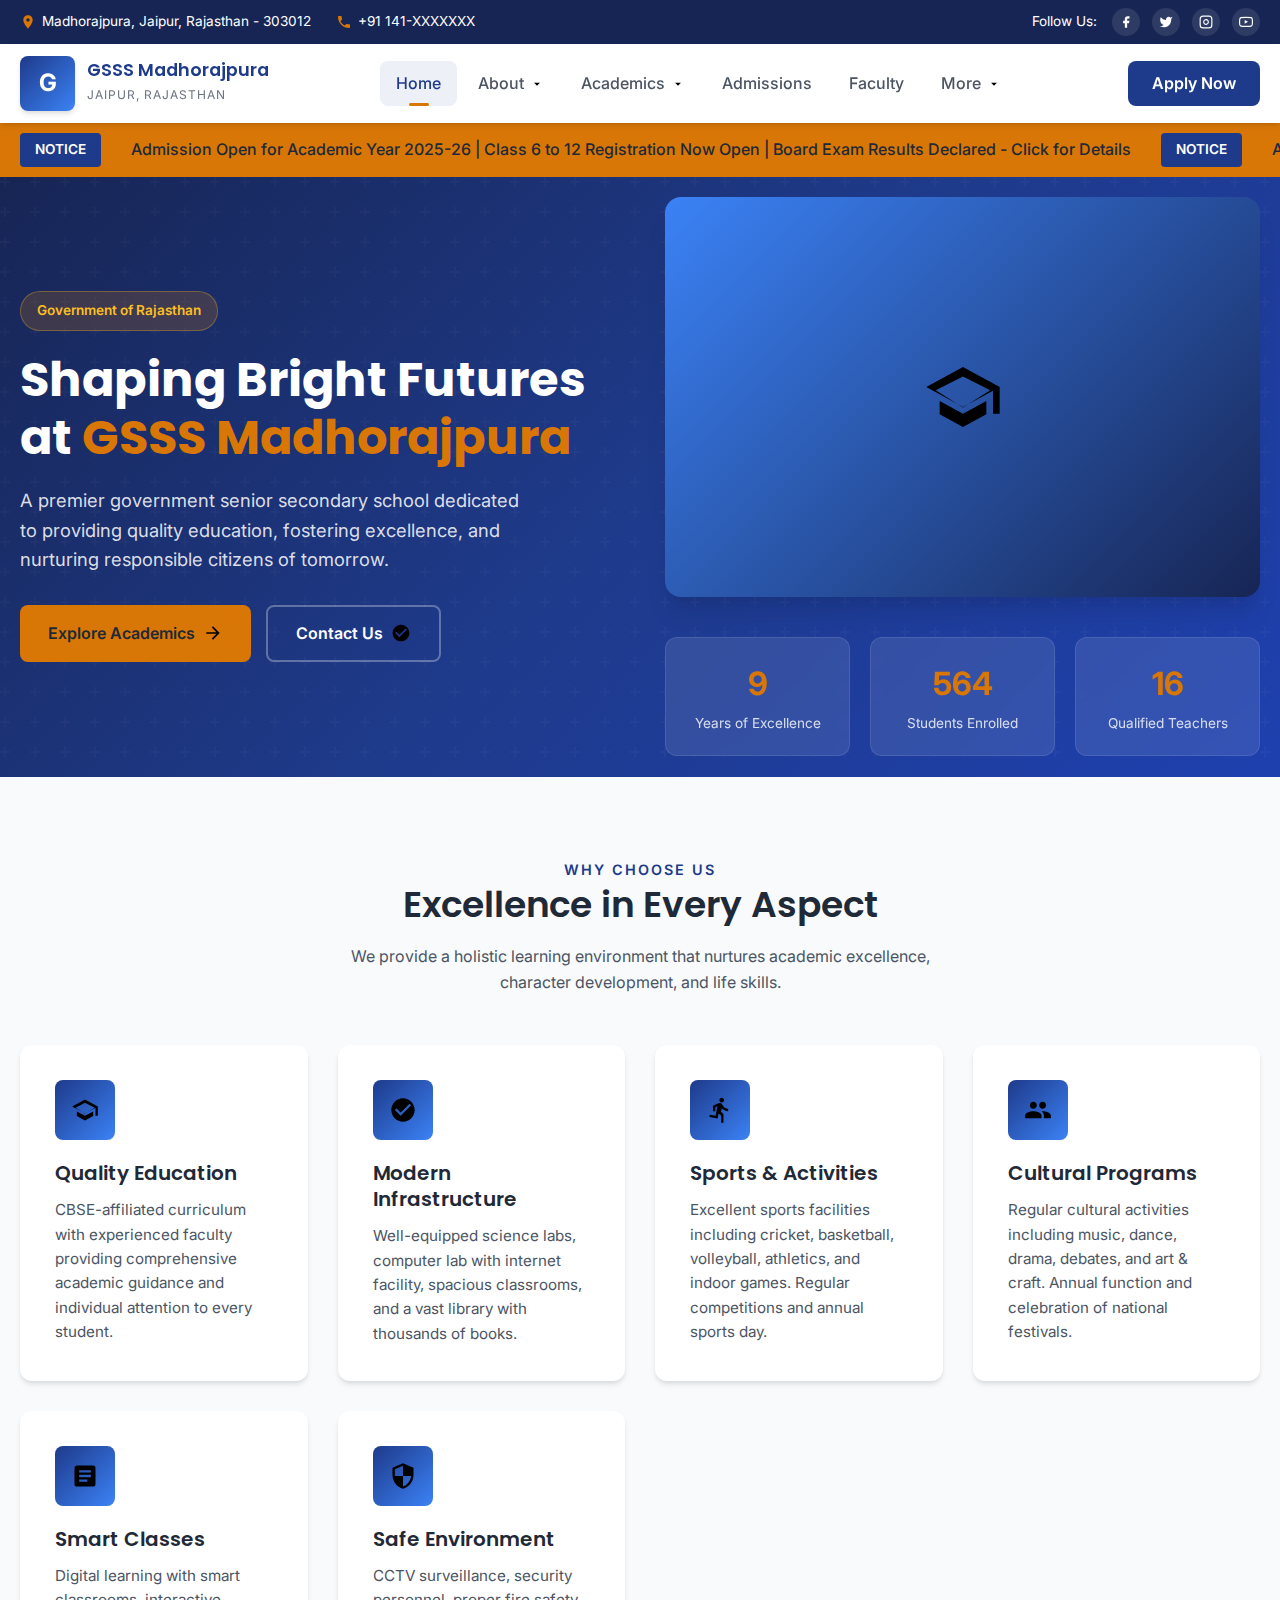
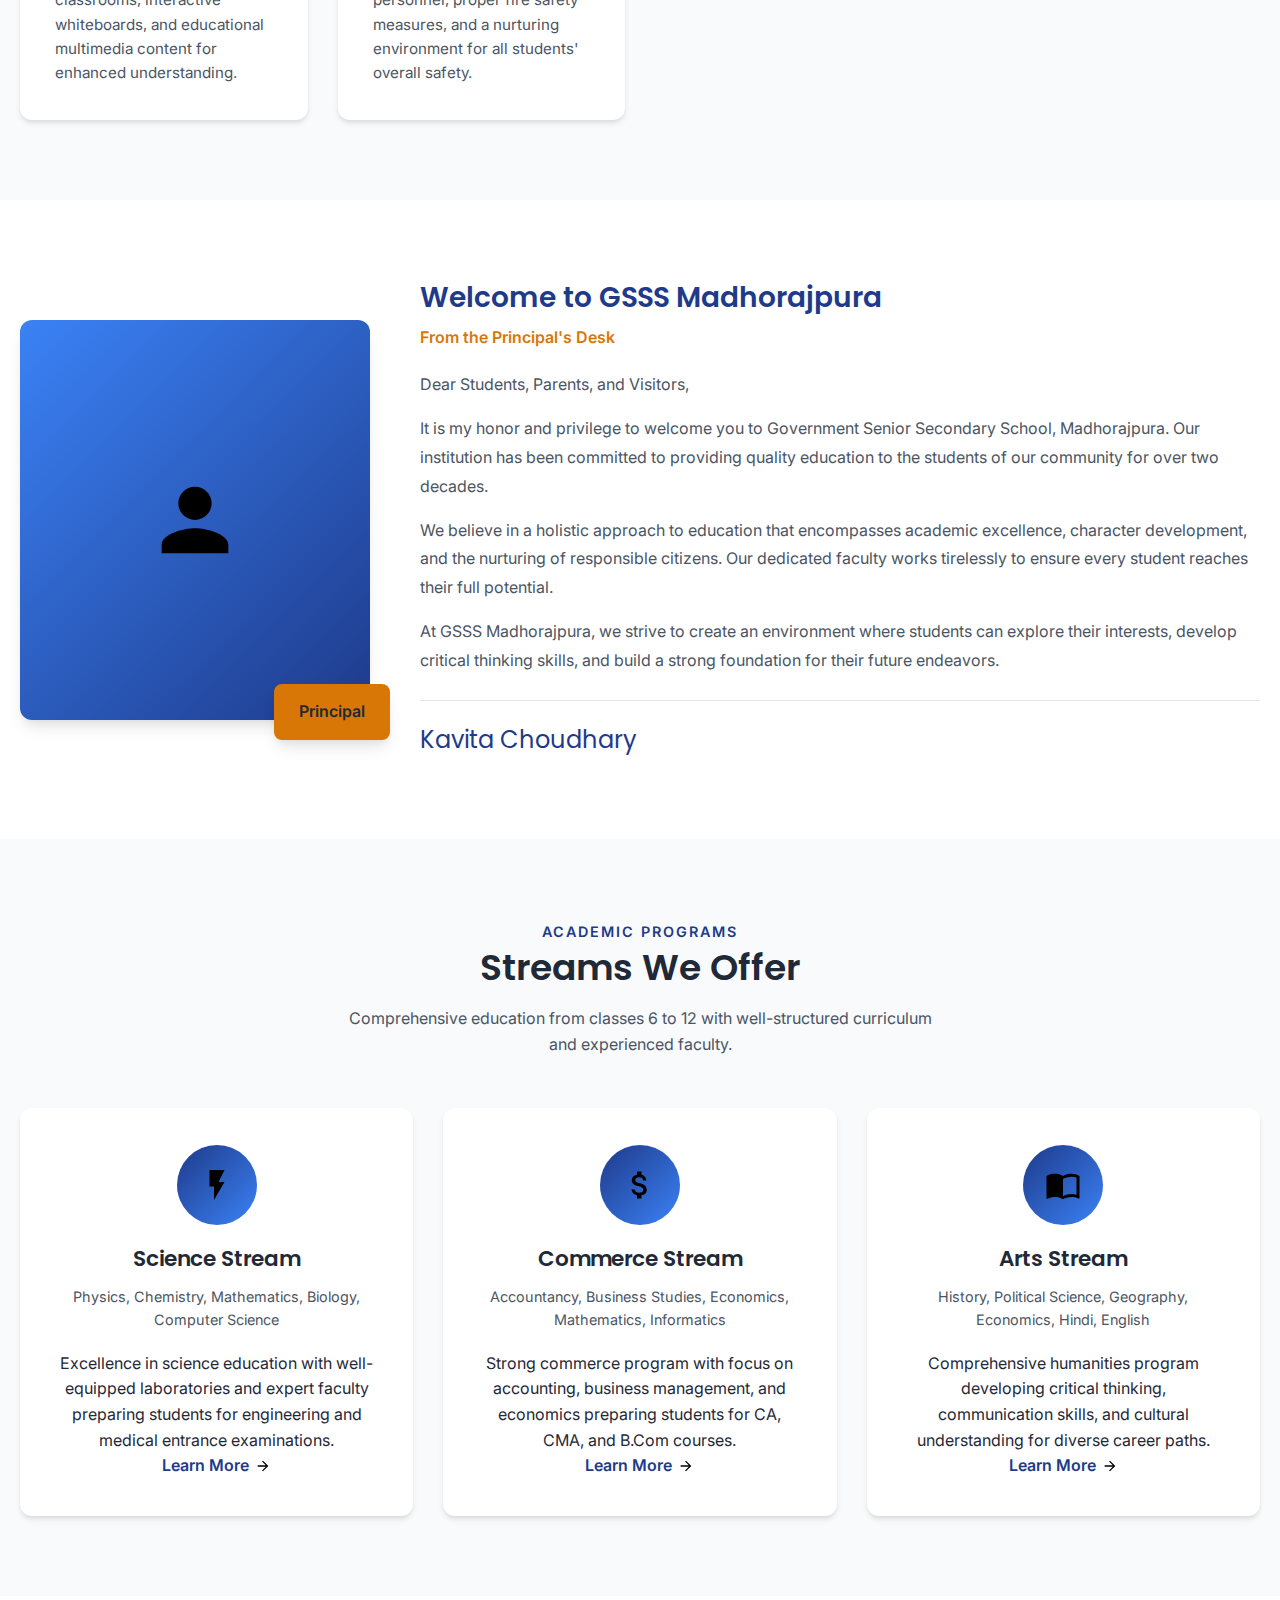
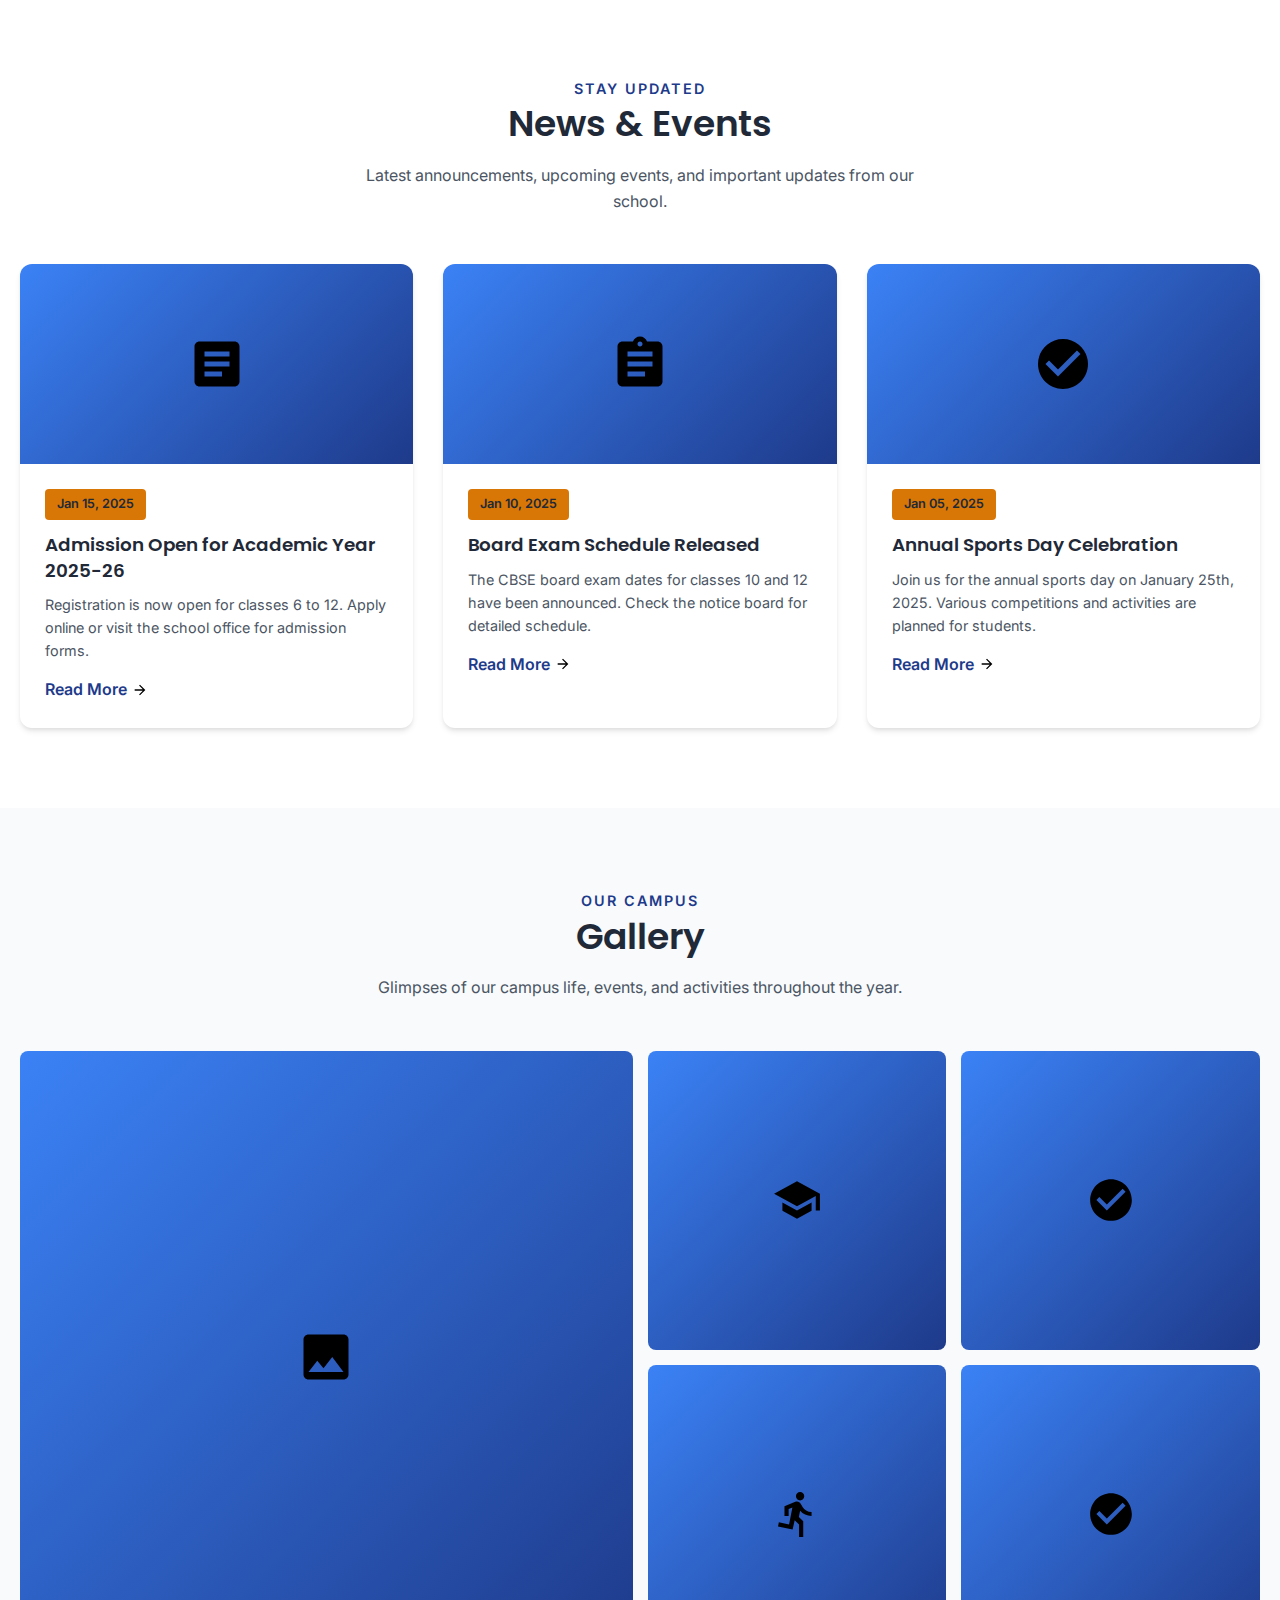
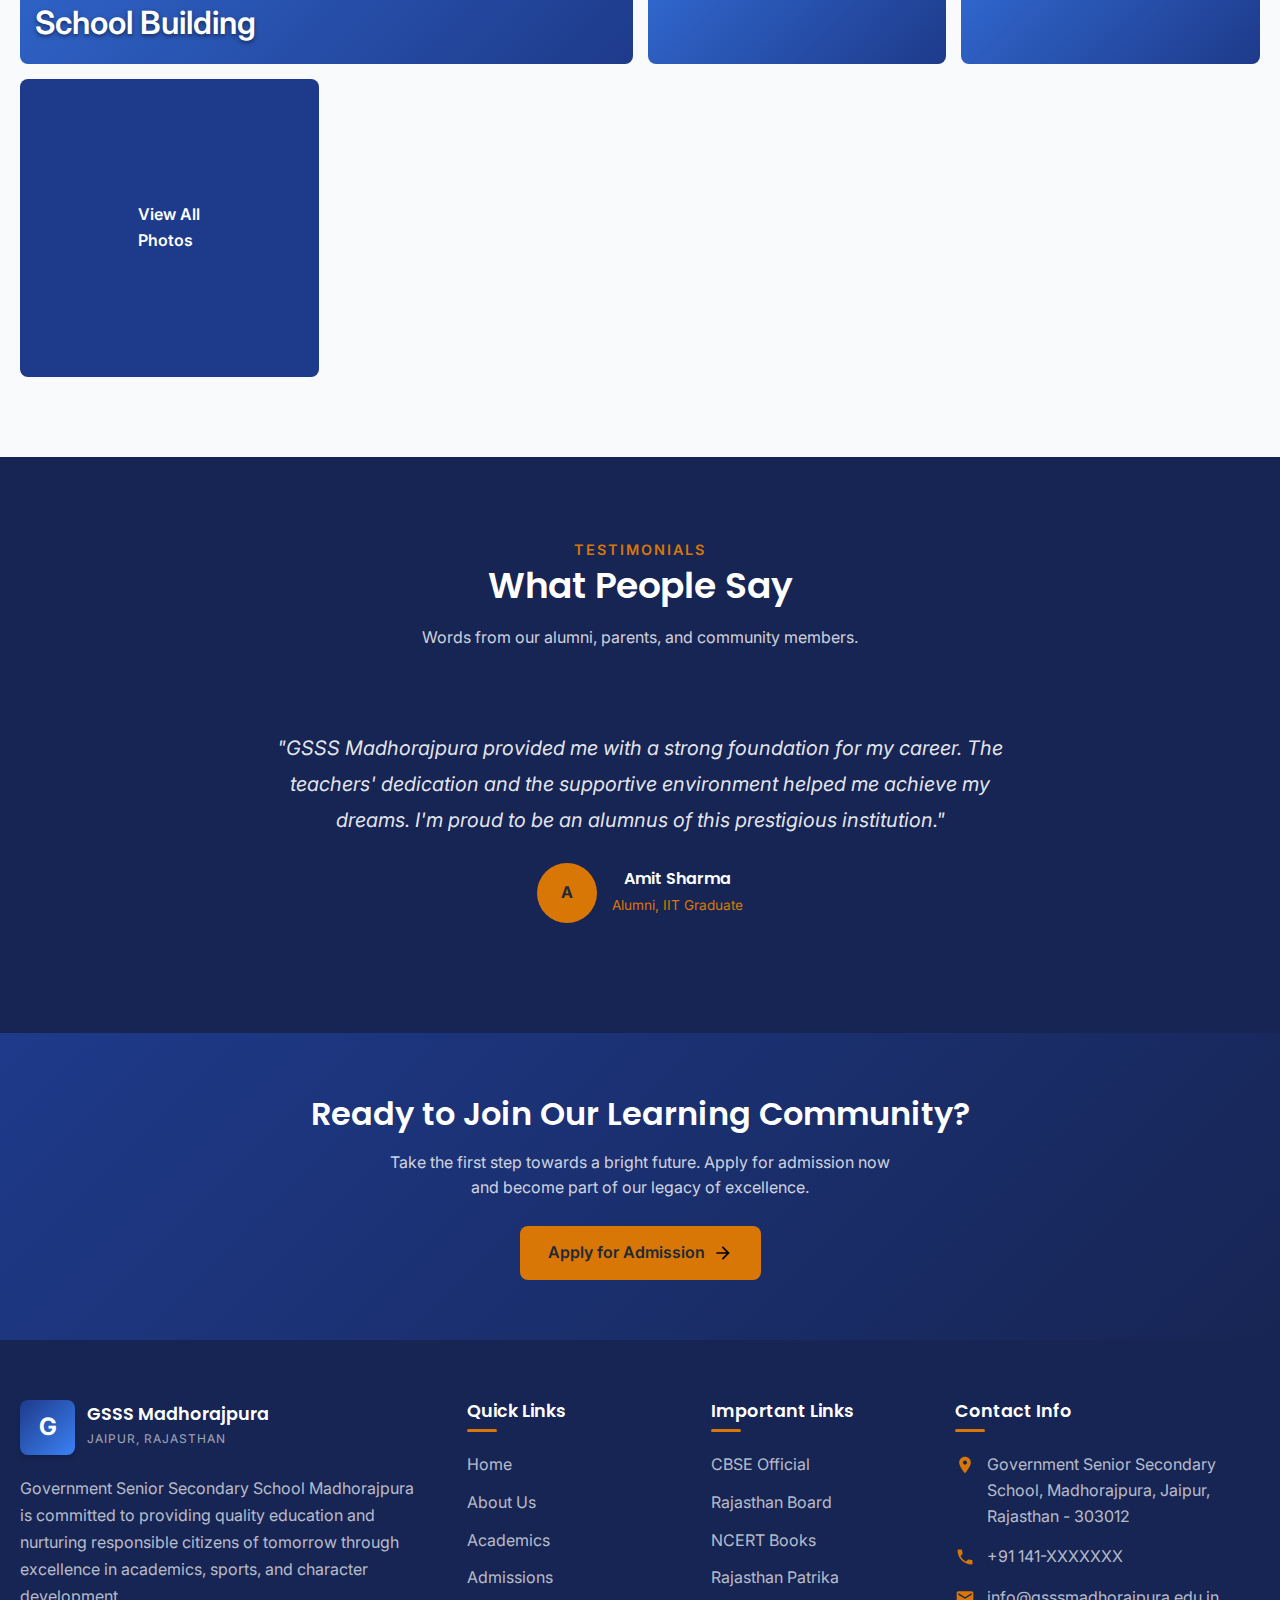
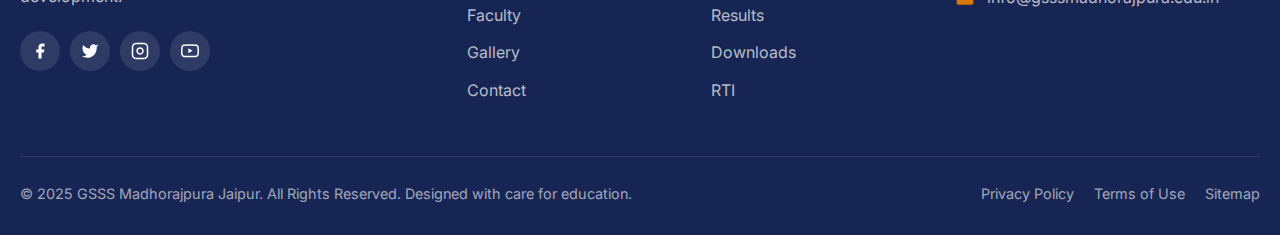
<file: index.html>
<!DOCTYPE html>
<html lang="en">
<head>
    <meta charset="UTF-8">
    <meta name="viewport" content="width=device-width, initial-scale=1.0">
    <meta name="description" content="Government Senior Secondary School Madhorajpura Jaipur - Excellence in Education. A premier government educational institution providing quality education from classes 6-12.">
    <meta name="keywords" content="GSSS Madhorajpura, Government School Jaipur, Secondary School, Education Rajasthan, Madhorajpura School">
    <meta name="author" content="GSSS Madhorajpura Jaipur">
    <meta property="og:title" content="GSSS Madhorajpura Jaipur - Excellence in Education">
    <meta property="og:description" content="Government Senior Secondary School Madhorajpura Jaipur - A premier educational institution providing quality education.">
    <meta property="og:type" content="website">
    <meta name="twitter:card" content="summary_large_image">
    <title>GSSS Madhorajpura Jaipur | Government Senior Secondary School</title>
    
    <!-- Fonts -->
    <link rel="preconnect" href="https://fonts.googleapis.com">
    <link rel="preconnect" href="https://fonts.gstatic.com" crossorigin>
    <link href="https://fonts.googleapis.com/css2?family=Inter:wght@400;500;600;700&family=Poppins:wght@600;700&display=swap" rel="stylesheet">
    
    <!-- Styles -->
    <link rel="stylesheet" href="css/styles.css">
    
    <!-- Favicon -->
    <link rel="icon" type="image/svg+xml" href="data:image/svg+xml,%3Csvg xmlns='http://www.w3.org/2000/svg' viewBox='0 0 100 100'%3E%3Crect width='100' height='100' rx='10' fill='%231e3a8a'/%3E%3Ctext x='50' y='65' font-size='50' font-weight='bold' text-anchor='middle' fill='white'%3EG%3C/text%3E%3C/svg%3E">
</head>
<body>
    <!-- Top Bar -->
    <div class="top-bar">
        <div class="container">
            <div class="top-bar-content">
                <div class="top-bar-left">
                    <span>
                        <svg viewBox="0 0 24 24"><path d="M12 2C8.13 2 5 5.13 5 9c0 5.25 7 13 7 13s7-7.75 7-13c0-3.87-3.13-7-7-7zm0 9.5c-1.38 0-2.5-1.12-2.5-2.5s1.12-2.5 2.5-2.5 2.5 1.12 2.5 2.5-1.12 2.5-2.5 2.5z"/></svg>
                        Madhorajpura, Jaipur, Rajasthan - 303012
                    </span>
                    <span>
                        <svg viewBox="0 0 24 24"><path d="M6.62 10.79c1.44 2.83 3.76 5.14 6.59 6.59l2.2-2.2c.27-.27.67-.36 1.02-.24 1.12.37 2.33.57 3.57.57.55 0 1 .45 1 1V20c0 .55-.45 1-1 1-9.39 0-17-7.61-17-17 0-.55.45-1 1-1h3.5c.55 0 1 .45 1 1 0 1.25.2 2.45.57 3.57.11.35.03.74-.25 1.02l-2.2 2.2z"/></svg>
                        +91 141-XXXXXXX
                    </span>
                </div>
                <div class="top-bar-right">
                    <span>Follow Us:</span>
                    <div class="social-links">
                        <a href="#" aria-label="Facebook">
                            <svg viewBox="0 0 24 24"><path d="M18 2h-3a5 5 0 0 0-5 5v3H7v4h3v8h4v-8h3l1-4h-4V7a1 1 0 0 1 1-1h3z"/></svg>
                        </a>
                        <a href="#" aria-label="Twitter">
                            <svg viewBox="0 0 24 24"><path d="M23 3a10.9 10.9 0 0 1-3.14 1.53 4.48 4.48 0 0 0-7.86 3v1A10.66 10.66 0 0 1 3 4s-4 9 5 13a11.64 11.64 0 0 1-7 2c9 5 20 0 20-11.5a4.5 4.5 0 0 0-.08-.83A7.72 7.72 0 0 0 23 3z"/></svg>
                        </a>
                        <a href="#" aria-label="Instagram">
                            <svg viewBox="0 0 24 24"><rect x="2" y="2" width="20" height="20" rx="5" ry="5" fill="none" stroke="currentColor" stroke-width="2"/><path d="M16 11.37A4 4 0 1 1 12.63 8 4 4 0 0 1 16 11.37z" fill="none" stroke="currentColor" stroke-width="2"/><line x1="17.5" y1="6.5" x2="17.51" y2="6.5" stroke="currentColor" stroke-width="2"/></svg>
                        </a>
                        <a href="#" aria-label="YouTube">
                            <svg viewBox="0 0 24 24"><path d="M22.54 6.42a2.78 2.78 0 0 0-1.94-2C18.88 4 12 4 12 4s-6.88 0-8.6.46a2.78 2.78 0 0 0-1.94 2A29 29 0 0 0 1 11.75a29 29 0 0 0 .46 5.33A2.78 2.78 0 0 0 3.4 19c1.72.46 8.6.46 8.6.46s6.88 0 8.6-.46a2.78 2.78 0 0 0 1.94-2 29 29 0 0 0 .46-5.25 29 29 0 0 0-.46-5.33z" fill="none" stroke="currentColor" stroke-width="2"/><polygon points="9.75 15.02 15.5 11.75 9.75 8.48 9.75 15.02" fill="currentColor"/></svg>
                        </a>
                    </div>
                </div>
            </div>
        </div>
    </div>

    <!-- Header -->
    <header class="header">
        <div class="container">
            <div class="header-content">
                <a href="index.html" class="logo">
                    <div class="logo-icon">G</div>
                    <div class="logo-text">
                        <h1>GSSS Madhorajpura</h1>
                        <span>Jaipur, Rajasthan</span>
                    </div>
                </a>
                
                <nav class="nav-menu">
                    <a href="index.html" class="nav-link active">Home</a>
                    <div class="dropdown">
                        <a href="about.html" class="nav-link dropdown-toggle">
                            About
                            <svg viewBox="0 0 24 24"><path d="M7 10l5 5 5-5z"/></svg>
                        </a>
                        <div class="dropdown-menu">
                            <a href="about.html#history">Our History</a>
                            <a href="about.html#mission">Mission & Vision</a>
                            <a href="about.html#principal">Principal's Message</a>
                            <a href="about.html#values">Core Values</a>
                        </div>
                    </div>
                    <div class="dropdown">
                        <a href="academics.html" class="nav-link dropdown-toggle">
                            Academics
                            <svg viewBox="0 0 24 24"><path d="M7 10l5 5 5-5z"/></svg>
                        </a>
                        <div class="dropdown-menu">
                            <a href="academics.html#curriculum">Curriculum</a>
                            <a href="academics.html#streams">Streams</a>
                            <a href="academics.html#methodology">Teaching Methodology</a>
                            <a href="academics.html#calendar">Academic Calendar</a>
                        </div>
                    </div>
                    <a href="admissions.html" class="nav-link">Admissions</a>
                    <a href="faculty.html" class="nav-link">Faculty</a>
                    <div class="dropdown">
                        <a href="#" class="nav-link dropdown-toggle">
                            More
                            <svg viewBox="0 0 24 24"><path d="M7 10l5 5 5-5z"/></svg>
                        </a>
                        <div class="dropdown-menu">
                            <a href="gallery.html">Gallery</a>
                            <a href="achievements.html">Achievements</a>
                            <a href="contact.html">Contact</a>
                        </div>
                    </div>
                </nav>
                
                <a href="admissions.html" class="header-cta">Apply Now</a>
                
                <div class="mobile-toggle">
                    <span></span>
                    <span></span>
                    <span></span>
                </div>
            </div>
        </div>
    </header>

    <!-- Notice Marquee -->
    <div class="notice-marquee">
        <div class="container">
            <div class="marquee-content">
                <span class="marquee-label">NOTICE</span>
                <span class="marquee-text">Admission Open for Academic Year 2025-26 | Class 6 to 12 Registration Now Open | Board Exam Results Declared - Click for Details</span>
                <span class="marquee-label">NOTICE</span>
                <span class="marquee-text">Admission Open for Academic Year 2025-26 | Class 6 to 12 Registration Now Open | Board Exam Results Declared - Click for Details</span>
            </div>
        </div>
    </div>

    <!-- Hero Section -->
    <section class="hero">
        <div class="container">
            <div class="hero-content">
                <div class="hero-text">
                    <span class="hero-badge">Government of Rajasthan</span>
                    <h1 class="hero-title">Shaping Bright Futures at <span>GSSS Madhorajpura</span></h1>
                    <p class="hero-description">A premier government senior secondary school dedicated to providing quality education, fostering excellence, and nurturing responsible citizens of tomorrow.</p>
                    <div class="hero-buttons">
                        <a href="academics.html" class="btn-primary">
                            Explore Academics
                            <svg viewBox="0 0 24 24" width="20" height="20"><path d="M12 4l-1.41 1.41L16.17 11H4v2h12.17l-5.58 5.59L12 20l8-8z"/></svg>
                        </a>
                        <a href="contact.html" class="btn-secondary">
                            Contact Us
                            <svg viewBox="0 0 24 24" width="20" height="20"><path d="M12 2C6.48 2 2 6.48 2 12s4.48 10 10 10 10-4.48 10-10S17.52 2 12 2zm-2 15l-5-5 1.41-1.41L10 14.17l7.59-7.59L19 8l-9 9z"/></svg>
                        </a>
                    </div>
                </div>
                <div class="hero-visual">
                    <div class="hero-image-container">
                        <div class="hero-image">
                            <svg viewBox="0 0 24 24" width="80" height="80"><path d="M12 3L1 9l11 6 9-4.91V17h2V9L12 3zm0 12.18L3.82 10 12 5.82 20.18 10 12 15.18zM5 13.18v4L12 21l7-3.82v-4L12 17l-7-3.82z"/></svg>
                        </div>
                    </div>
                    <div class="hero-stats">
                        <div class="stat-item">
                            <span class="stat-number" data-target="25">0</span>
                            <span class="stat-label">Years of Excellence</span>
                        </div>
                        <div class="stat-item">
                            <span class="stat-number" data-target="1500">0</span>
                            <span class="stat-label">Students Enrolled</span>
                        </div>
                        <div class="stat-item">
                            <span class="stat-number" data-target="45">0</span>
                            <span class="stat-label">Qualified Teachers</span>
                        </div>
                    </div>
                </div>
            </div>
        </div>
    </section>

    <!-- Features Section -->
    <section class="section features">
        <div class="container">
            <div class="section-header">
                <span class="section-subtitle">Why Choose Us</span>
                <h2 class="section-title">Excellence in Every Aspect</h2>
                <p class="section-description">We provide a holistic learning environment that nurtures academic excellence, character development, and life skills.</p>
            </div>
            
            <div class="features-grid">
                <div class="feature-card">
                    <div class="feature-icon">
                        <svg viewBox="0 0 24 24"><path d="M12 3L1 9l11 6 9-4.91V17h2V9L12 3zm0 12.18L3.82 10 12 5.82 20.18 10 12 15.18zM5 13.18v4L12 21l7-3.82v-4L12 17l-7-3.82z"/></svg>
                    </div>
                    <h3>Quality Education</h3>
                    <p>CBSE-affiliated curriculum with experienced faculty providing comprehensive academic guidance and individual attention to every student.</p>
                </div>
                
                <div class="feature-card">
                    <div class="feature-icon">
                        <svg viewBox="0 0 24 24"><path d="M12 2C6.48 2 2 6.48 2 12s4.48 10 10 10 10-4.48 10-10S17.52 2 12 2zm-2 15l-5-5 1.41-1.41L10 14.17l7.59-7.59L19 8l-9 9z"/></svg>
                    </div>
                    <h3>Modern Infrastructure</h3>
                    <p>Well-equipped science labs, computer lab with internet facility, spacious classrooms, and a vast library with thousands of books.</p>
                </div>
                
                <div class="feature-card">
                    <div class="feature-icon">
                        <svg viewBox="0 0 24 24"><path d="M13.49 5.48c1.1 0 2-.9 2-2s-.9-2-2-2-2 .9-2 2 .9 2 2 2zm-3.6 13.9l1-4.4 2.1 2v6h2v-7.5l-2.1-2 .6-3c1.3 1.5 3.3 2.5 5.5 2.5v-2c-1.9 0-3.5-1-4.3-2.4l-1-1.6c-.4-.6-1-1-1.7-1-.3 0-.5.1-.8.1l-5.2 2.2v4.7h2v-3.4l1.8-.7-1.6 8.1-4.9-1-.4 2 7 1.4z"/></svg>
                    </div>
                    <h3>Sports & Activities</h3>
                    <p>Excellent sports facilities including cricket, basketball, volleyball, athletics, and indoor games. Regular competitions and annual sports day.</p>
                </div>
                
                <div class="feature-card">
                    <div class="feature-icon">
                        <svg viewBox="0 0 24 24"><path d="M16 11c1.66 0 2.99-1.34 2.99-3S17.66 5 16 5c-1.66 0-3 1.34-3 3s1.34 3 3 3zm-8 0c1.66 0 2.99-1.34 2.99-3S9.66 5 8 5C6.34 5 5 6.34 5 8s1.34 3 3 3zm0 2c-2.33 0-7 1.17-7 3.5V19h14v-2.5c0-2.33-4.67-3.5-7-3.5zm8 0c-.29 0-.62.02-.97.05 1.16.84 1.97 1.97 1.97 3.45V19h6v-2.5c0-2.33-4.67-3.5-7-3.5z"/></svg>
                    </div>
                    <h3>Cultural Programs</h3>
                    <p>Regular cultural activities including music, dance, drama, debates, and art & craft. Annual function and celebration of national festivals.</p>
                </div>
                
                <div class="feature-card">
                    <div class="feature-icon">
                        <svg viewBox="0 0 24 24"><path d="M19 3H5c-1.1 0-2 .9-2 2v14c0 1.1.9 2 2 2h14c1.1 0 2-.9 2-2V5c0-1.1-.9-2-2-2zm-5 14H7v-2h7v2zm3-4H7v-2h10v2zm0-4H7V7h10v2z"/></svg>
                    </div>
                    <h3>Smart Classes</h3>
                    <p>Digital learning with smart classrooms, interactive whiteboards, and educational multimedia content for enhanced understanding.</p>
                </div>
                
                <div class="feature-card">
                    <div class="feature-icon">
                        <svg viewBox="0 0 24 24"><path d="M12 1L3 5v6c0 5.55 3.84 10.74 9 12 5.16-1.26 9-6.45 9-12V5l-9-4zm0 10.99h7c-.53 4.12-3.28 7.79-7 8.94V12H5V6.3l7-3.11v8.8z"/></svg>
                    </div>
                    <h3>Safe Environment</h3>
                    <p>CCTV surveillance, security personnel, proper fire safety measures, and a nurturing environment for all students' overall safety.</p>
                </div>
            </div>
        </div>
    </section>

    <!-- Principal's Message -->
    <section class="section principal-section">
        <div class="container">
            <div class="principal-content">
                <div class="principal-image-wrapper">
                    <div class="principal-image">
                        <svg viewBox="0 0 24 24" width="100" height="100"><path d="M12 12c2.21 0 4-1.79 4-4s-1.79-4-4-4-4 1.79-4 4 1.79 4 4 4zm0 2c-2.67 0-8 1.34-8 4v2h16v-2c0-2.66-5.33-4-8-4z"/></svg>
                    </div>
                    <div class="principal-badge">Principal</div>
                </div>
                <div class="principal-message">
                    <h3>Welcome to GSSS Madhorajpura</h3>
                    <span class="role">From the Principal's Desk</span>
                    <p>Dear Students, Parents, and Visitors,</p>
                    <p>It is my honor and privilege to welcome you to Government Senior Secondary School, Madhorajpura. Our institution has been committed to providing quality education to the students of our community for over two decades.</p>
                    <p>We believe in a holistic approach to education that encompasses academic excellence, character development, and the nurturing of responsible citizens. Our dedicated faculty works tirelessly to ensure every student reaches their full potential.</p>
                    <p>At GSSS Madhorajpura, we strive to create an environment where students can explore their interests, develop critical thinking skills, and build a strong foundation for their future endeavors.</p>
                    <div class="principal-signature">
                        <span>Kavita Choudhary</span>
                    </div>
                </div>
            </div>
        </div>
    </section>

    <!-- Academics Preview -->
    <section class="section academics-preview">
        <div class="container">
            <div class="section-header">
                <span class="section-subtitle">Academic Programs</span>
                <h2 class="section-title">Streams We Offer</h2>
                <p class="section-description">Comprehensive education from classes 6 to 12 with well-structured curriculum and experienced faculty.</p>
            </div>
            
            <div class="streams-grid">
                <div class="stream-card">
                    <div class="stream-icon">
                        <svg viewBox="0 0 24 24"><path d="M7 2v11h3v9l7-12h-4l4-8z"/></svg>
                    </div>
                    <h3>Science Stream</h3>
                    <p class="subjects">Physics, Chemistry, Mathematics, Biology, Computer Science</p>
                    <p>Excellence in science education with well-equipped laboratories and expert faculty preparing students for engineering and medical entrance examinations.</p>
                    <a href="academics.html" class="btn-link">
                        Learn More
                        <svg viewBox="0 0 24 24" width="16" height="16"><path d="M12 4l-1.41 1.41L16.17 11H4v2h12.17l-5.58 5.59L12 20l8-8z"/></svg>
                    </a>
                </div>
                
                <div class="stream-card">
                    <div class="stream-icon">
                        <svg viewBox="0 0 24 24"><path d="M11.8 10.9c-2.27-.59-3-1.2-3-2.15 0-1.09 1.01-1.85 2.7-1.85 1.78 0 2.44.85 2.5 2.1h2.21c-.07-1.72-1.12-3.3-3.21-3.81V3h-3v2.16c-1.94.42-3.5 1.68-3.5 3.61 0 2.31 1.91 3.46 4.7 4.13 2.5.6 3 1.48 3 2.41 0 .69-.49 1.79-2.7 1.79-2.06 0-2.87-.92-2.98-2.1h-2.2c.12 2.19 1.76 3.42 3.68 3.83V21h3v-2.15c1.95-.37 3.5-1.5 3.5-3.55 0-2.84-2.43-3.81-4.7-4.4z"/></svg>
                    </div>
                    <h3>Commerce Stream</h3>
                    <p class="subjects">Accountancy, Business Studies, Economics, Mathematics, Informatics</p>
                    <p>Strong commerce program with focus on accounting, business management, and economics preparing students for CA, CMA, and B.Com courses.</p>
                    <a href="academics.html" class="btn-link">
                        Learn More
                        <svg viewBox="0 0 24 24" width="16" height="16"><path d="M12 4l-1.41 1.41L16.17 11H4v2h12.17l-5.58 5.59L12 20l8-8z"/></svg>
                    </a>
                </div>
                
                <div class="stream-card">
                    <div class="stream-icon">
                        <svg viewBox="0 0 24 24"><path d="M21 5c-1.11-.35-2.33-.5-3.5-.5-1.95 0-4.05.4-5.5 1.5-1.45-1.1-3.55-1.5-5.5-1.5S2.45 4.9 1 6v14.65c0 .25.25.5.5.5.1 0 .15-.05.25-.05C3.1 20.45 5.05 20 6.5 20c1.95 0 4.05.4 5.5 1.5 1.35-.85 3.8-1.5 5.5-1.5 1.65 0 3.35.3 4.75 1.05.1.05.15.05.25.05.25 0 .5-.25.5-.5V6c-.6-.45-1.25-.75-2-1zm0 13.5c-1.1-.35-2.3-.5-3.5-.5-1.7 0-4.15.65-5.5 1.5V8c1.35-.85 3.8-1.5 5.5-1.5 1.2 0 2.4.15 3.5.5v11.5z"/></svg>
                    </div>
                    <h3>Arts Stream</h3>
                    <p class="subjects">History, Political Science, Geography, Economics, Hindi, English</p>
                    <p>Comprehensive humanities program developing critical thinking, communication skills, and cultural understanding for diverse career paths.</p>
                    <a href="academics.html" class="btn-link">
                        Learn More
                        <svg viewBox="0 0 24 24" width="16" height="16"><path d="M12 4l-1.41 1.41L16.17 11H4v2h12.17l-5.58 5.59L12 20l8-8z"/></svg>
                    </a>
                </div>
            </div>
        </div>
    </section>

    <!-- News & Events -->
    <section class="section news-events">
        <div class="container">
            <div class="section-header">
                <span class="section-subtitle">Stay Updated</span>
                <h2 class="section-title">News & Events</h2>
                <p class="section-description">Latest announcements, upcoming events, and important updates from our school.</p>
            </div>
            
            <div class="news-grid">
                <article class="news-card">
                    <div class="news-image">
                        <svg viewBox="0 0 24 24" width="60" height="60"><path d="M19 3H5c-1.1 0-2 .9-2 2v14c0 1.1.9 2 2 2h14c1.1 0 2-.9 2-2V5c0-1.1-.9-2-2-2zm-5 14H7v-2h7v2zm3-4H7v-2h10v2zm0-4H7V7h10v2z"/></svg>
                    </div>
                    <div class="news-content">
                        <span class="news-date">Jan 15, 2025</span>
                        <h3><a href="#">Admission Open for Academic Year 2025-26</a></h3>
                        <p>Registration is now open for classes 6 to 12. Apply online or visit the school office for admission forms.</p>
                        <a href="#" class="news-link">
                            Read More
                            <svg viewBox="0 0 24 24" width="16" height="16"><path d="M12 4l-1.41 1.41L16.17 11H4v2h12.17l-5.58 5.59L12 20l8-8z"/></svg>
                        </a>
                    </div>
                </article>
                
                <article class="news-card">
                    <div class="news-image">
                        <svg viewBox="0 0 24 24" width="60" height="60"><path d="M19 3h-4.18C14.4 1.84 13.3 1 12 1c-1.3 0-2.4.84-2.82 2H5c-1.1 0-2 .9-2 2v14c0 1.1.9 2 2 2h14c1.1 0 2-.9 2-2V5c0-1.1-.9-2-2-2zm-7 0c.55 0 1 .45 1 1s-.45 1-1 1-1-.45-1-1 .45-1 1-1zm2 14H7v-2h7v2zm3-4H7v-2h10v2zm0-4H7V7h10v2z"/></svg>
                    </div>
                    <div class="news-content">
                        <span class="news-date">Jan 10, 2025</span>
                        <h3><a href="#">Board Exam Schedule Released</a></h3>
                        <p>The CBSE board exam dates for classes 10 and 12 have been announced. Check the notice board for detailed schedule.</p>
                        <a href="#" class="news-link">
                            Read More
                            <svg viewBox="0 0 24 24" width="16" height="16"><path d="M12 4l-1.41 1.41L16.17 11H4v2h12.17l-5.58 5.59L12 20l8-8z"/></svg>
                        </a>
                    </div>
                </article>
                
                <article class="news-card">
                    <div class="news-image">
                        <svg viewBox="0 0 24 24" width="60" height="60"><path d="M12 2C6.48 2 2 6.48 2 12s4.48 10 10 10 10-4.48 10-10S17.52 2 12 2zm-2 15l-5-5 1.41-1.41L10 14.17l7.59-7.59L19 8l-9 9z"/></svg>
                    </div>
                    <div class="news-content">
                        <span class="news-date">Jan 05, 2025</span>
                        <h3><a href="#">Annual Sports Day Celebration</a></h3>
                        <p>Join us for the annual sports day on January 25th, 2025. Various competitions and activities are planned for students.</p>
                        <a href="#" class="news-link">
                            Read More
                            <svg viewBox="0 0 24 24" width="16" height="16"><path d="M12 4l-1.41 1.41L16.17 11H4v2h12.17l-5.58 5.59L12 20l8-8z"/></svg>
                        </a>
                    </div>
                </article>
            </div>
        </div>
    </section>

    <!-- Gallery Preview -->
    <section class="section gallery-preview">
        <div class="container">
            <div class="section-header">
                <span class="section-subtitle">Our Campus</span>
                <h2 class="section-title">Gallery</h2>
                <p class="section-description">Glimpses of our campus life, events, and activities throughout the year.</p>
            </div>
            
            <div class="gallery-grid">
                <div class="gallery-item">
                    <svg viewBox="0 0 24 24" width="60" height="60"><path d="M21 19V5c0-1.1-.9-2-2-2H5c-1.1 0-2 .9-2 2v14c0 1.1.9 2 2 2h14c1.1 0 2-.9 2-2zM8.5 13.5l2.5 3.01L14.5 12l4.5 6H5l3.5-4.5z"/></svg>
                    <span style="position: absolute; bottom: 15px; left: 15px; color: white; font-weight: 600; text-shadow: 0 2px 4px rgba(0,0,0,0.5);">School Building</span>
                </div>
                <div class="gallery-item">
                    <svg viewBox="0 0 24 24" width="50" height="50"><path d="M12 3L1 9l11 6 9-4.91V17h2V9L12 3z"/><path d="M5 13.18v4L12 21l7-3.82v-4L12 17l-7-3.82z"/></svg>
                </div>
                <div class="gallery-item">
                    <svg viewBox="0 0 24 24" width="50" height="50"><path d="M12 2C6.48 2 2 6.48 2 12s4.48 10 10 10 10-4.48 10-10S17.52 2 12 2zm-2 15l-5-5 1.41-1.41L10 14.17l7.59-7.59L19 8l-9 9z"/></svg>
                </div>
                <div class="gallery-item">
                    <svg viewBox="0 0 24 24" width="50" height="50"><path d="M13.49 5.48c1.1 0 2-.9 2-2s-.9-2-2-2-2 .9-2 2 .9 2 2 2zm-3.6 13.9l1-4.4 2.1 2v6h2v-7.5l-2.1-2 .6-3c1.3 1.5 3.3 2.5 5.5 2.5v-2c-1.9 0-3.5-1-4.3-2.4l-1-1.6c-.4-.6-1-1-1.7-1-.3 0-.5.1-.8.1l-5.2 2.2v4.7h2v-3.4l1.8-.7-1.6 8.1-4.9-1-.4 2 7 1.4z"/></svg>
                </div>
                <div class="gallery-item">
                    <svg viewBox="0 0 24 24" width="50" height="50"><path d="M12 2C6.48 2 2 6.48 2 12s4.48 10 10 10 10-4.48 10-10S17.52 2 12 2zm-2 15l-5-5 1.41-1.41L10 14.17l7.59-7.59L19 8l-9 9z"/></svg>
                </div>
                <a href="gallery.html" class="gallery-item gallery-more">
                    <span>View All<br>Photos</span>
                </a>
            </div>
        </div>
    </section>

    <!-- Testimonials -->
    <section class="section testimonials">
        <div class="container">
            <div class="section-header">
                <span class="section-subtitle">Testimonials</span>
                <h2 class="section-title">What People Say</h2>
                <p class="section-description" style="color: rgba(255,255,255,0.8);">Words from our alumni, parents, and community members.</p>
            </div>
            
            <div class="testimonials-slider">
                <div class="testimonial-card">
                    <p class="testimonial-text">"GSSS Madhorajpura provided me with a strong foundation for my career. The teachers' dedication and the supportive environment helped me achieve my dreams. I'm proud to be an alumnus of this prestigious institution."</p>
                    <div class="testimonial-author">
                        <div class="author-avatar">A</div>
                        <div class="author-info">
                            <h4>Amit Sharma</h4>
                            <span>Alumni, IIT Graduate</span>
                        </div>
                    </div>
                </div>
            </div>
        </div>
    </section>

    <!-- CTA Section -->
    <section class="cta-section">
        <div class="container">
            <h2>Ready to Join Our Learning Community?</h2>
            <p>Take the first step towards a bright future. Apply for admission now and become part of our legacy of excellence.</p>
            <a href="admissions.html" class="btn-primary">
                Apply for Admission
                <svg viewBox="0 0 24 24" width="20" height="20"><path d="M12 4l-1.41 1.41L16.17 11H4v2h12.17l-5.58 5.59L12 20l8-8z"/></svg>
            </a>
        </div>
    </section>

    <!-- Footer -->
    <footer class="footer">
        <div class="container">
            <div class="footer-grid">
                <div class="footer-about">
                    <div class="logo">
                        <div class="logo-icon">G</div>
                        <div class="logo-text">
                            <h1>GSSS Madhorajpura</h1>
                            <span>Jaipur, Rajasthan</span>
                        </div>
                    </div>
                    <p>Government Senior Secondary School Madhorajpura is committed to providing quality education and nurturing responsible citizens of tomorrow through excellence in academics, sports, and character development.</p>
                    <div class="footer-social">
                        <a href="#" aria-label="Facebook">
                            <svg viewBox="0 0 24 24"><path d="M18 2h-3a5 5 0 0 0-5 5v3H7v4h3v8h4v-8h3l1-4h-4V7a1 1 0 0 1 1-1h3z"/></svg>
                        </a>
                        <a href="#" aria-label="Twitter">
                            <svg viewBox="0 0 24 24"><path d="M23 3a10.9 10.9 0 0 1-3.14 1.53 4.48 4.48 0 0 0-7.86 3v1A10.66 10.66 0 0 1 3 4s-4 9 5 13a11.64 11.64 0 0 1-7 2c9 5 20 0 20-11.5a4.5 4.5 0 0 0-.08-.83A7.72 7.72 0 0 0 23 3z"/></svg>
                        </a>
                        <a href="#" aria-label="Instagram">
                            <svg viewBox="0 0 24 24"><rect x="2" y="2" width="20" height="20" rx="5" ry="5" fill="none" stroke="currentColor" stroke-width="2"/><path d="M16 11.37A4 4 0 1 1 12.63 8 4 4 0 0 1 16 11.37z" fill="none" stroke="currentColor" stroke-width="2"/><line x1="17.5" y1="6.5" x2="17.51" y2="6.5" stroke="currentColor" stroke-width="2"/></svg>
                        </a>
                        <a href="#" aria-label="YouTube">
                            <svg viewBox="0 0 24 24"><path d="M22.54 6.42a2.78 2.78 0 0 0-1.94-2C18.88 4 12 4 12 4s-6.88 0-8.6.46a2.78 2.78 0 0 0-1.94 2A29 29 0 0 0 1 11.75a29 29 0 0 0 .46 5.33A2.78 2.78 0 0 0 3.4 19c1.72.46 8.6.46 8.6.46s6.88 0 8.6-.46a2.78 2.78 0 0 0 1.94-2 29 29 0 0 0 .46-5.25 29 29 0 0 0-.46-5.33z" fill="none" stroke="currentColor" stroke-width="2"/><polygon points="9.75 15.02 15.5 11.75 9.75 8.48 9.75 15.02" fill="currentColor"/></svg>
                        </a>
                    </div>
                </div>
                
                <div class="footer-links">
                    <h4>Quick Links</h4>
                    <ul>
                        <li><a href="index.html">Home</a></li>
                        <li><a href="about.html">About Us</a></li>
                        <li><a href="academics.html">Academics</a></li>
                        <li><a href="admissions.html">Admissions</a></li>
                        <li><a href="faculty.html">Faculty</a></li>
                        <li><a href="gallery.html">Gallery</a></li>
                        <li><a href="contact.html">Contact</a></li>
                    </ul>
                </div>
                
                <div class="footer-links">
                    <h4>Important Links</h4>
                    <ul>
                        <li><a href="#">CBSE Official</a></li>
                        <li><a href="#">Rajasthan Board</a></li>
                        <li><a href="#">NCERT Books</a></li>
                        <li><a href="#">Rajasthan Patrika</a></li>
                        <li><a href="#">Results</a></li>
                        <li><a href="#">Downloads</a></li>
                        <li><a href="#">RTI</a></li>
                    </ul>
                </div>
                
                <div class="footer-contact">
                    <h4>Contact Info</h4>
                    <ul>
                        <li>
                            <svg viewBox="0 0 24 24"><path d="M12 2C8.13 2 5 5.13 5 9c0 5.25 7 13 7 13s7-7.75 7-13c0-3.87-3.13-7-7-7zm0 9.5c-1.38 0-2.5-1.12-2.5-2.5s1.12-2.5 2.5-2.5 2.5 1.12 2.5 2.5-1.12 2.5-2.5 2.5z"/></svg>
                            <span>Government Senior Secondary School, Madhorajpura, Jaipur, Rajasthan - 303012</span>
                        </li>
                        <li>
                            <svg viewBox="0 0 24 24"><path d="M6.62 10.79c1.44 2.83 3.76 5.14 6.59 6.59l2.2-2.2c.27-.27.67-.36 1.02-.24 1.12.37 2.33.57 3.57.57.55 0 1 .45 1 1V20c0 .55-.45 1-1 1-9.39 0-17-7.61-17-17 0-.55.45-1 1-1h3.5c.55 0 1 .45 1 1 0 1.25.2 2.45.57 3.57.11.35.03.74-.25 1.02l-2.2 2.2z"/></svg>
                            <span>+91 141-XXXXXXX</span>
                        </li>
                        <li>
                            <svg viewBox="0 0 24 24"><path d="M20 4H4c-1.1 0-1.99.9-1.99 2L2 18c0 1.1.9 2 2 2h16c1.1 0 2-.9 2-2V6c0-1.1-.9-2-2-2zm0 4l-8 5-8-5V6l8 5 8-5v2z"/></svg>
                            <span>info@gsssmadhorajpura.edu.in</span>
                        </li>
                    </ul>
                </div>
            </div>
            
            <div class="footer-bottom">
                <p>&copy; 2025 GSSS Madhorajpura Jaipur. All Rights Reserved. Designed with care for education.</p>
                <div class="footer-bottom-links">
                    <a href="#">Privacy Policy</a>
                    <a href="#">Terms of Use</a>
                    <a href="#">Sitemap</a>
                </div>
            </div>
        </div>
    </footer>

    <!-- Scripts -->
    <script src="js/main.js"></script>
</body>
</html>
</file>
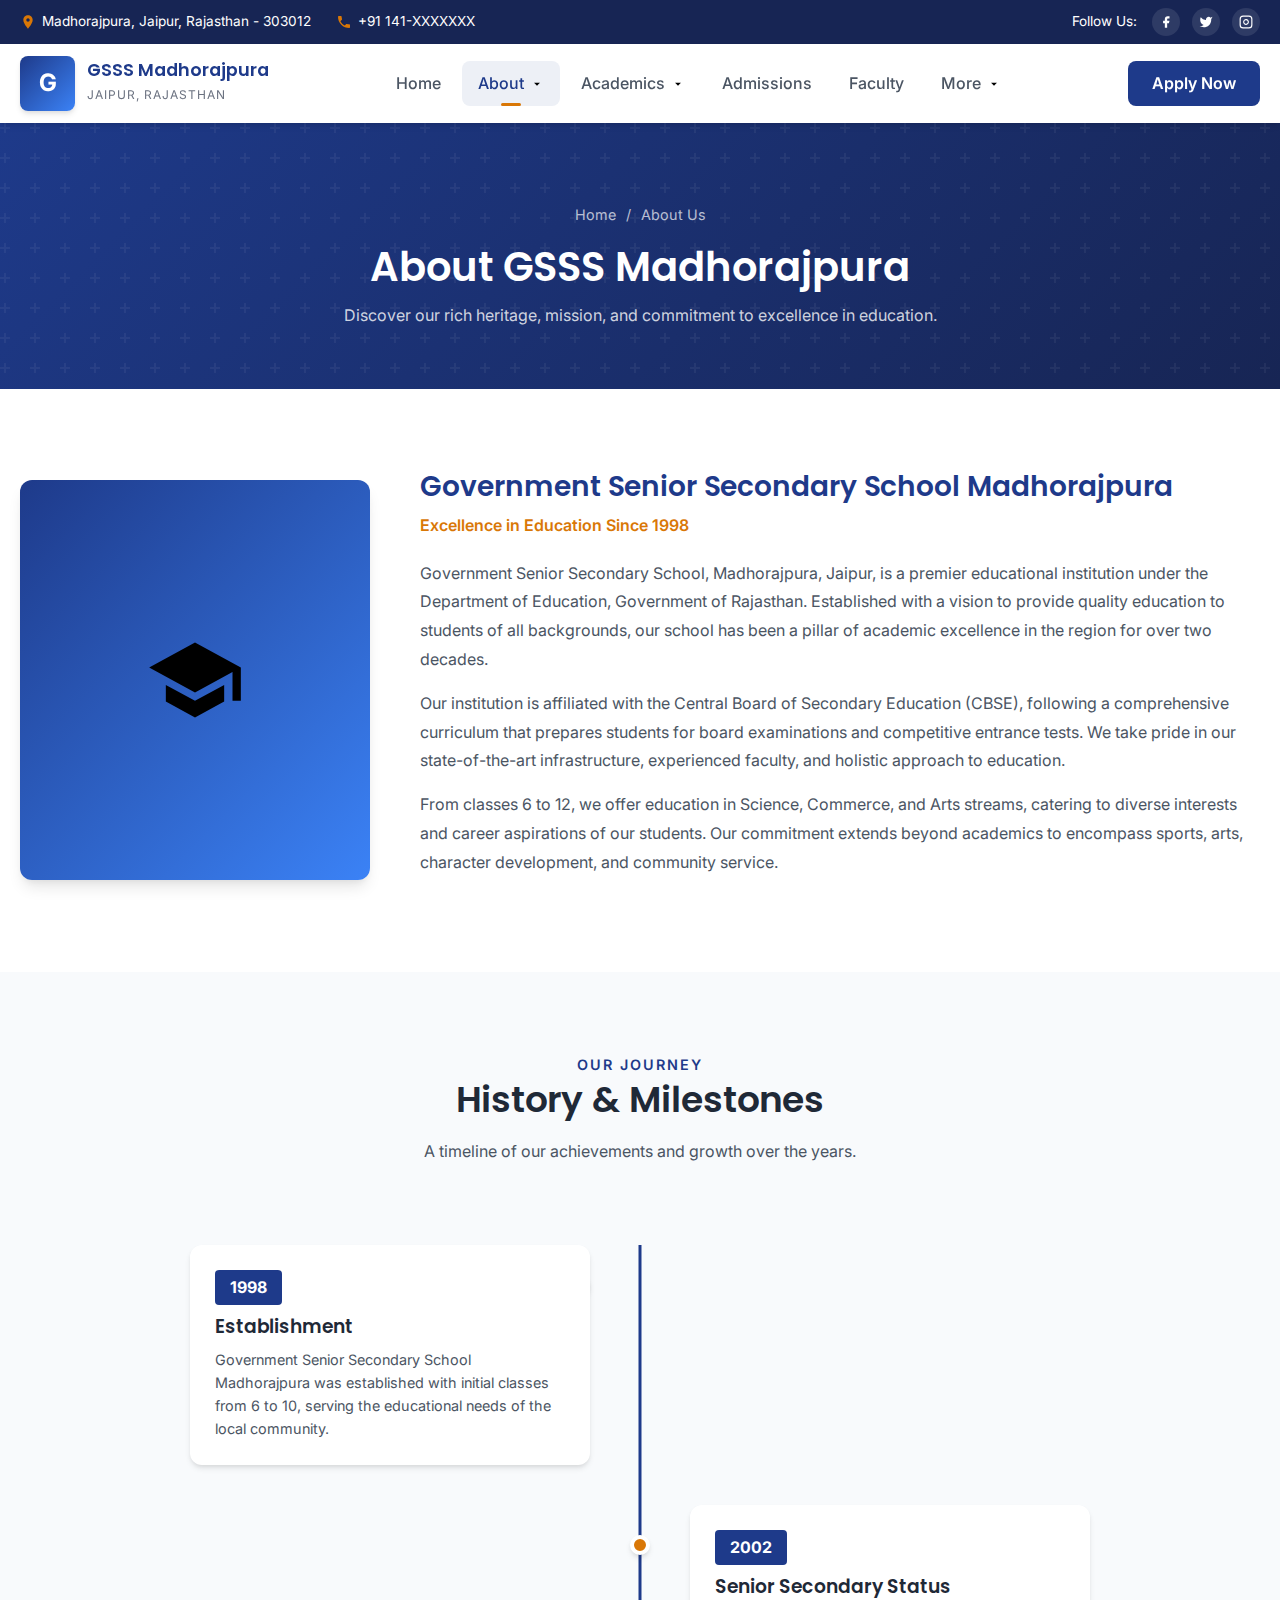
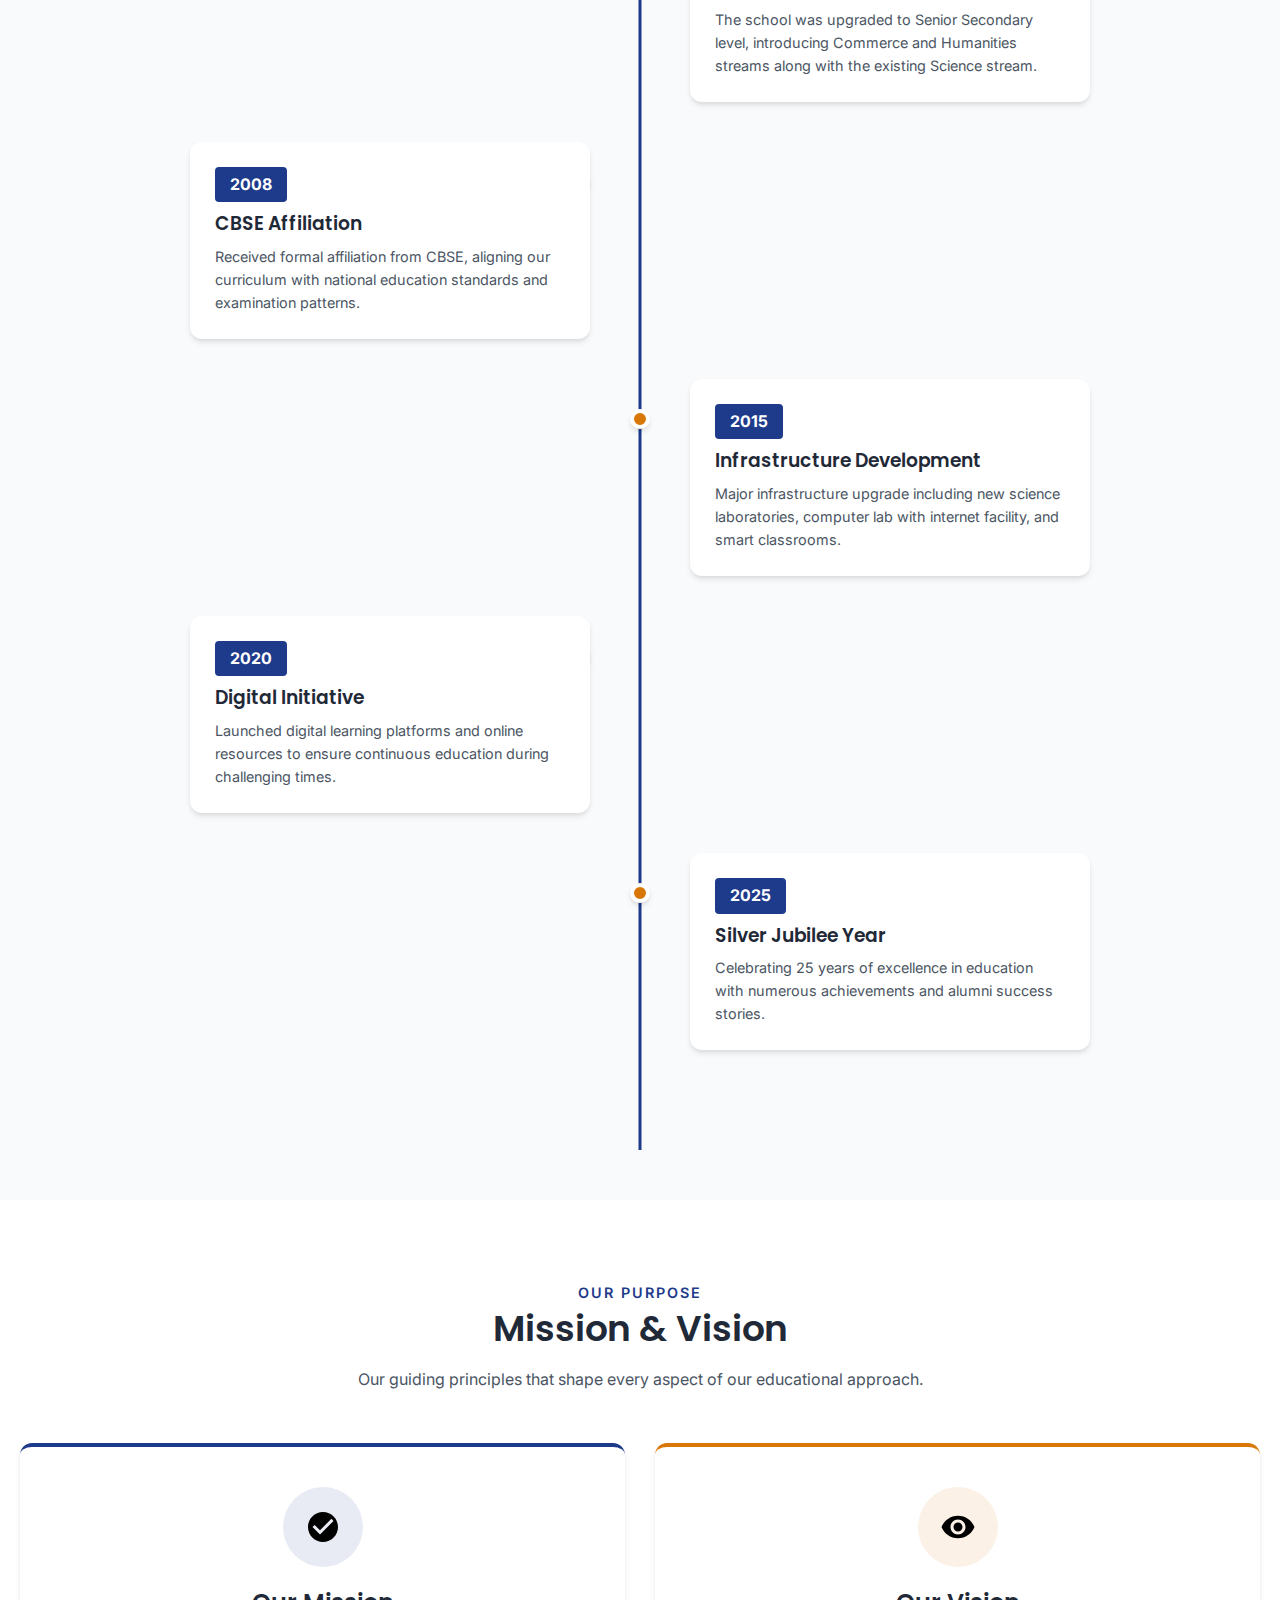
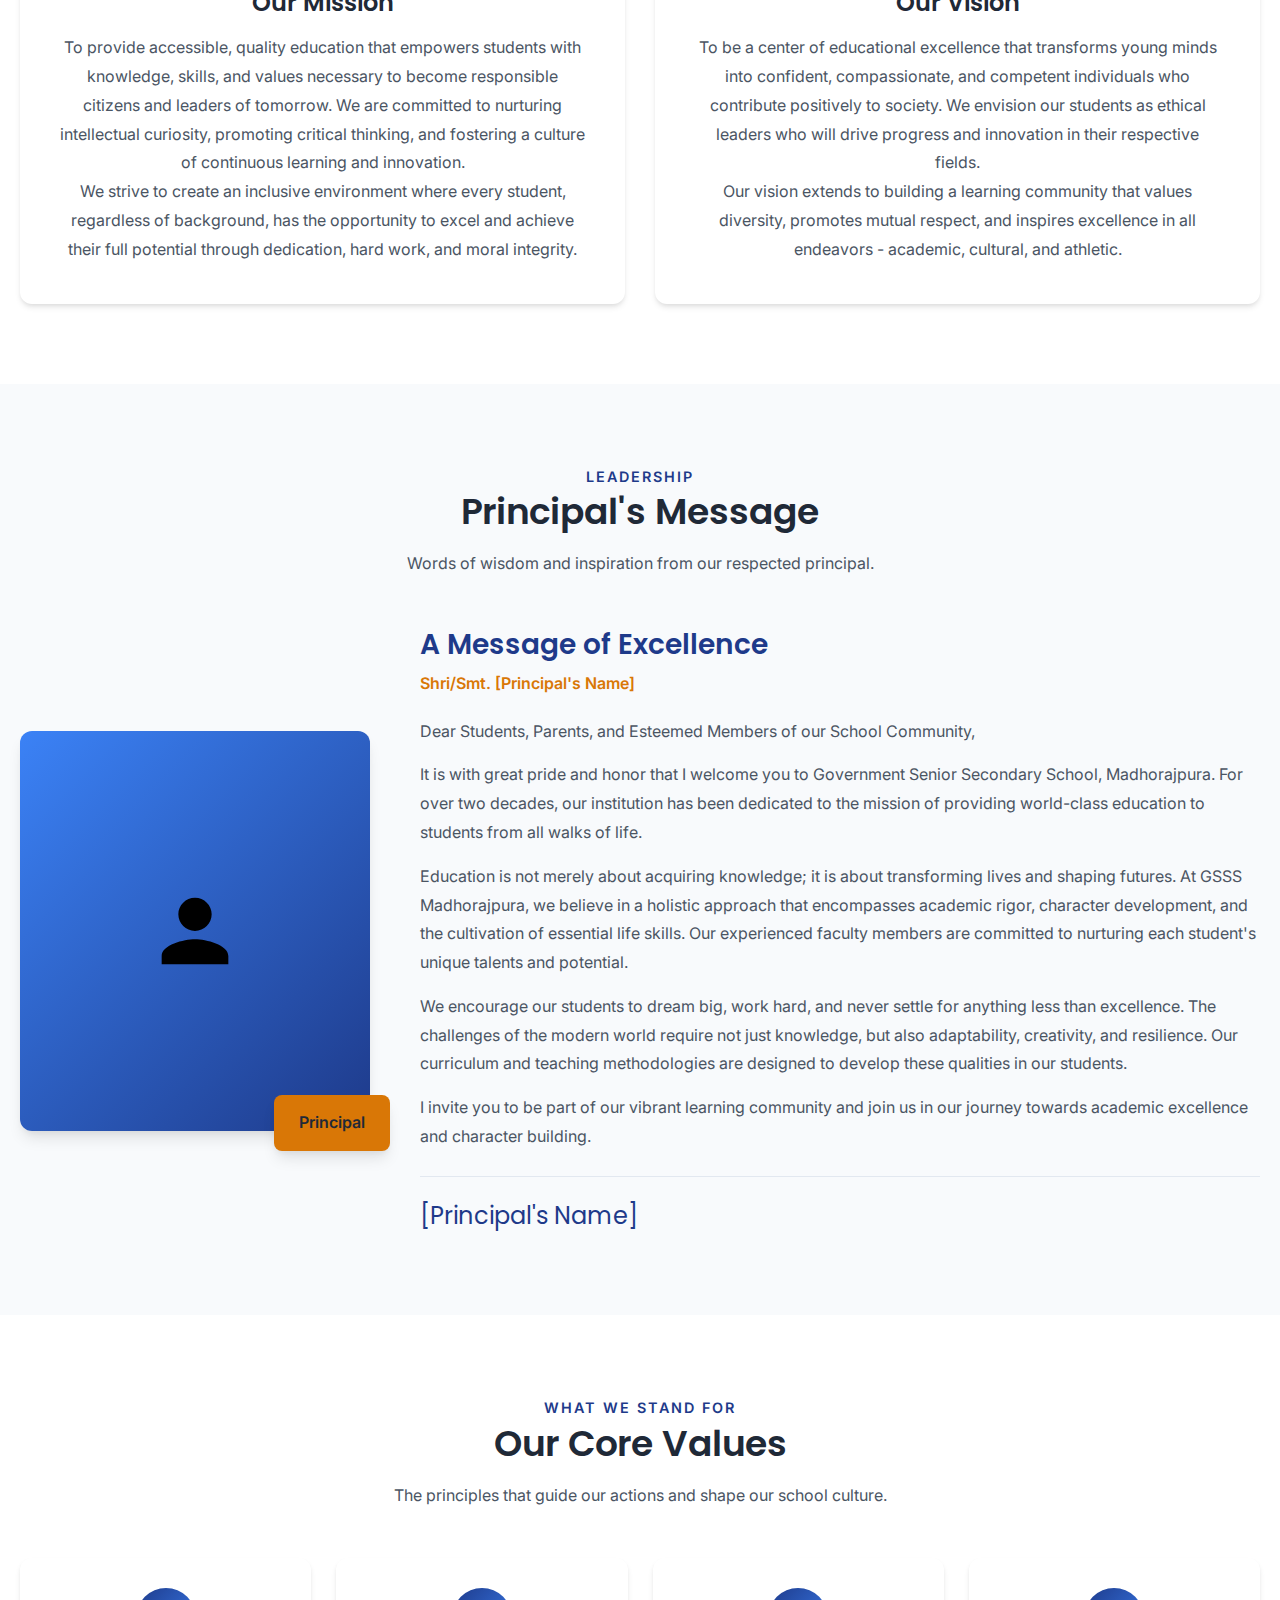
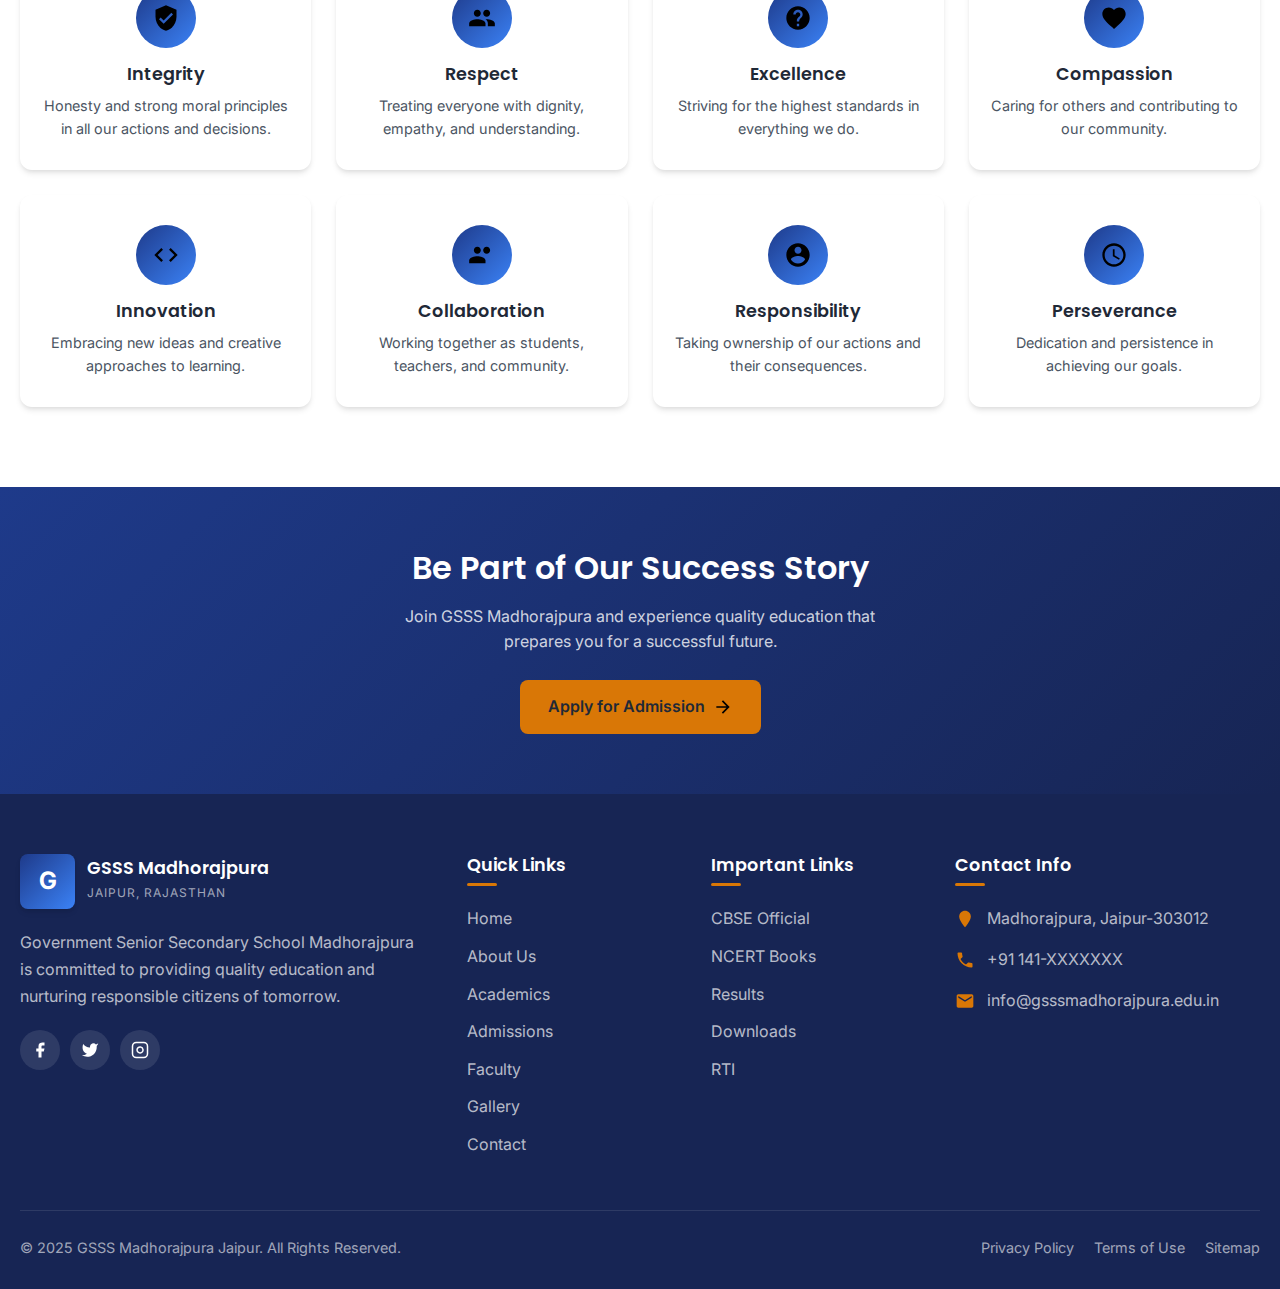
<file: about.html>
<!DOCTYPE html>
<html lang="en">
<head>
    <meta charset="UTF-8">
    <meta name="viewport" content="width=device-width, initial-scale=1.0">
    <meta name="description" content="About Government Senior Secondary School Madhorajpura Jaipur - Our history, mission, vision, and core values.">
    <meta name="keywords" content="GSSS Madhorajpura, About School, History, Mission Vision, Principal Message, Jaipur Government School">
    <title>About Us | GSSS Madhorajpura Jaipur</title>
    
    <!-- Fonts -->
    <link rel="preconnect" href="https://fonts.googleapis.com">
    <link rel="preconnect" href="https://fonts.gstatic.com" crossorigin>
    <link href="https://fonts.googleapis.com/css2?family=Inter:wght@400;500;600;700&family=Poppins:wght@600;700&display=swap" rel="stylesheet">
    
    <!-- Styles -->
    <link rel="stylesheet" href="css/styles.css">
    
    <!-- Favicon -->
    <link rel="icon" type="image/svg+xml" href="data:image/svg+xml,%3Csvg xmlns='http://www.w3.org/2000/svg' viewBox='0 0 100 100'%3E%3Crect width='100' height='100' rx='10' fill='%231e3a8a'/%3E%3Ctext x='50' y='65' font-size='50' font-weight='bold' text-anchor='middle' fill='white'%3EG%3C/text%3E%3C/svg%3E">
</head>
<body>
    <!-- Top Bar -->
    <div class="top-bar">
        <div class="container">
            <div class="top-bar-content">
                <div class="top-bar-left">
                    <span>
                        <svg viewBox="0 0 24 24" width="16" height="16"><path d="M12 2C8.13 2 5 5.13 5 9c0 5.25 7 13 7 13s7-7.75 7-13c0-3.87-3.13-7-7-7zm0 9.5c-1.38 0-2.5-1.12-2.5-2.5s1.12-2.5 2.5-2.5 2.5 1.12 2.5 2.5-1.12 2.5-2.5 2.5z"/></svg>
                        Madhorajpura, Jaipur, Rajasthan - 303012
                    </span>
                    <span>
                        <svg viewBox="0 0 24 24" width="16" height="16"><path d="M6.62 10.79c1.44 2.83 3.76 5.14 6.59 6.59l2.2-2.2c.27-.27.67-.36 1.02-.24 1.12.37 2.33.57 3.57.57.55 0 1 .45 1 1V20c0 .55-.45 1-1 1-9.39 0-17-7.61-17-17 0-.55.45-1 1-1h3.5c.55 0 1 .45 1 1 0 1.25.2 2.45.57 3.57.11.35.03.74-.25 1.02l-2.2 2.2z"/></svg>
                        +91 141-XXXXXXX
                    </span>
                </div>
                <div class="top-bar-right">
                    <span>Follow Us:</span>
                    <div class="social-links">
                        <a href="#" aria-label="Facebook"><svg viewBox="0 0 24 24" width="14" height="14"><path d="M18 2h-3a5 5 0 0 0-5 5v3H7v4h3v8h4v-8h3l1-4h-4V7a1 1 0 0 1 1-1h3z"/></svg></a>
                        <a href="#" aria-label="Twitter"><svg viewBox="0 0 24 24" width="14" height="14"><path d="M23 3a10.9 10.9 0 0 1-3.14 1.53 4.48 4.48 0 0 0-7.86 3v1A10.66 10.66 0 0 1 3 4s-4 9 5 13a11.64 11.64 0 0 1-7 2c9 5 20 0 20-11.5a4.5 4.5 0 0 0-.08-.83A7.72 7.72 0 0 0 23 3z"/></svg></a>
                        <a href="#" aria-label="Instagram"><svg viewBox="0 0 24 24" width="14" height="14"><rect x="2" y="2" width="20" height="20" rx="5" ry="5" fill="none" stroke="currentColor" stroke-width="2"/><path d="M16 11.37A4 4 0 1 1 12.63 8 4 4 0 0 1 16 11.37z" fill="none" stroke="currentColor" stroke-width="2"/><line x1="17.5" y1="6.5" x2="17.51" y2="6.5" stroke="currentColor" stroke-width="2"/></svg></a>
                    </div>
                </div>
            </div>
        </div>
    </div>

    <!-- Header -->
    <header class="header">
        <div class="container">
            <div class="header-content">
                <a href="index.html" class="logo">
                    <div class="logo-icon">G</div>
                    <div class="logo-text">
                        <h1>GSSS Madhorajpura</h1>
                        <span>Jaipur, Rajasthan</span>
                    </div>
                </a>
                
                <nav class="nav-menu">
                    <a href="index.html" class="nav-link">Home</a>
                    <div class="dropdown">
                        <a href="about.html" class="nav-link dropdown-toggle active">
                            About
                            <svg viewBox="0 0 24 24" width="14" height="14"><path d="M7 10l5 5 5-5z"/></svg>
                        </a>
                        <div class="dropdown-menu">
                            <a href="about.html#history">Our History</a>
                            <a href="about.html#mission">Mission & Vision</a>
                            <a href="about.html#principal">Principal's Message</a>
                            <a href="about.html#values">Core Values</a>
                        </div>
                    </div>
                    <div class="dropdown">
                        <a href="academics.html" class="nav-link dropdown-toggle">
                            Academics
                            <svg viewBox="0 0 24 24" width="14" height="14"><path d="M7 10l5 5 5-5z"/></svg>
                        </a>
                        <div class="dropdown-menu">
                            <a href="academics.html#curriculum">Curriculum</a>
                            <a href="academics.html#streams">Streams</a>
                            <a href="academics.html#methodology">Teaching Methodology</a>
                            <a href="academics.html#calendar">Academic Calendar</a>
                        </div>
                    </div>
                    <a href="admissions.html" class="nav-link">Admissions</a>
                    <a href="faculty.html" class="nav-link">Faculty</a>
                    <div class="dropdown">
                        <a href="#" class="nav-link dropdown-toggle">
                            More
                            <svg viewBox="0 0 24 24" width="14" height="14"><path d="M7 10l5 5 5-5z"/></svg>
                        </a>
                        <div class="dropdown-menu">
                            <a href="gallery.html">Gallery</a>
                            <a href="achievements.html">Achievements</a>
                            <a href="contact.html">Contact</a>
                        </div>
                    </div>
                </nav>
                
                <a href="admissions.html" class="header-cta">Apply Now</a>
                
                <div class="mobile-toggle">
                    <span></span><span></span><span></span>
                </div>
            </div>
        </div>
    </header>

    <!-- Page Header -->
    <section class="page-header">
        <div class="container">
            <div class="page-header-content">
                <div class="breadcrumb">
                    <a href="index.html">Home</a>
                    <span>/</span>
                    <span>About Us</span>
                </div>
                <h1>About GSSS Madhorajpura</h1>
                <p>Discover our rich heritage, mission, and commitment to excellence in education.</p>
            </div>
        </div>
    </section>

    <!-- School Overview -->
    <section class="section" id="overview">
        <div class="container">
            <div class="principal-content">
                <div class="principal-image-wrapper">
                    <div class="principal-image" style="background: linear-gradient(135deg, #1e3a8a, #3b82f6);">
                        <svg viewBox="0 0 24 24" width="100" height="100"><path d="M12 3L1 9l11 6 9-4.91V17h2V9L12 3z"/><path d="M5 13.18v4L12 21l7-3.82v-4L12 17l-7-3.82z"/></svg>
                    </div>
                </div>
                <div class="principal-message">
                    <h3>Government Senior Secondary School Madhorajpura</h3>
                    <span class="role">Excellence in Education Since 1998</span>
                    <p>Government Senior Secondary School, Madhorajpura, Jaipur, is a premier educational institution under the Department of Education, Government of Rajasthan. Established with a vision to provide quality education to students of all backgrounds, our school has been a pillar of academic excellence in the region for over two decades.</p>
                    <p>Our institution is affiliated with the Central Board of Secondary Education (CBSE), following a comprehensive curriculum that prepares students for board examinations and competitive entrance tests. We take pride in our state-of-the-art infrastructure, experienced faculty, and holistic approach to education.</p>
                    <p>From classes 6 to 12, we offer education in Science, Commerce, and Arts streams, catering to diverse interests and career aspirations of our students. Our commitment extends beyond academics to encompass sports, arts, character development, and community service.</p>
                </div>
            </div>
        </div>
    </section>

    <!-- History Timeline -->
    <section class="section bg-light" id="history">
        <div class="container">
            <div class="section-header">
                <span class="section-subtitle">Our Journey</span>
                <h2 class="section-title">History & Milestones</h2>
                <p class="section-description">A timeline of our achievements and growth over the years.</p>
            </div>
            
            <div class="history-timeline">
                <div class="timeline-item">
                    <div class="timeline-content">
                        <span class="timeline-year">1998</span>
                        <h3>Establishment</h3>
                        <p>Government Senior Secondary School Madhorajpura was established with initial classes from 6 to 10, serving the educational needs of the local community.</p>
                    </div>
                </div>
                
                <div class="timeline-item">
                    <div class="timeline-content">
                        <span class="timeline-year">2002</span>
                        <h3>Senior Secondary Status</h3>
                        <p>The school was upgraded to Senior Secondary level, introducing Commerce and Humanities streams along with the existing Science stream.</p>
                    </div>
                </div>
                
                <div class="timeline-item">
                    <div class="timeline-content">
                        <span class="timeline-year">2008</span>
                        <h3>CBSE Affiliation</h3>
                        <p>Received formal affiliation from CBSE, aligning our curriculum with national education standards and examination patterns.</p>
                    </div>
                </div>
                
                <div class="timeline-item">
                    <div class="timeline-content">
                        <span class="timeline-year">2015</span>
                        <h3>Infrastructure Development</h3>
                        <p>Major infrastructure upgrade including new science laboratories, computer lab with internet facility, and smart classrooms.</p>
                    </div>
                </div>
                
                <div class="timeline-item">
                    <div class="timeline-content">
                        <span class="timeline-year">2020</span>
                        <h3>Digital Initiative</h3>
                        <p>Launched digital learning platforms and online resources to ensure continuous education during challenging times.</p>
                    </div>
                </div>
                
                <div class="timeline-item">
                    <div class="timeline-content">
                        <span class="timeline-year">2025</span>
                        <h3>Silver Jubilee Year</h3>
                        <p>Celebrating 25 years of excellence in education with numerous achievements and alumni success stories.</p>
                    </div>
                </div>
            </div>
        </div>
    </section>

    <!-- Mission & Vision -->
    <section class="section" id="mission">
        <div class="container">
            <div class="section-header">
                <span class="section-subtitle">Our Purpose</span>
                <h2 class="section-title">Mission & Vision</h2>
                <p class="section-description">Our guiding principles that shape every aspect of our educational approach.</p>
            </div>
            
            <div class="mission-vision-grid">
                <div class="mission-card">
                    <div class="icon">
                        <svg viewBox="0 0 24 24" width="36" height="36"><path d="M12 2C6.48 2 2 6.48 2 12s4.48 10 10 10 10-4.48 10-10S17.52 2 12 2zm-2 15l-5-5 1.41-1.41L10 14.17l7.59-7.59L19 8l-9 9z"/></svg>
                    </div>
                    <h3>Our Mission</h3>
                    <p>To provide accessible, quality education that empowers students with knowledge, skills, and values necessary to become responsible citizens and leaders of tomorrow. We are committed to nurturing intellectual curiosity, promoting critical thinking, and fostering a culture of continuous learning and innovation.</p>
                    <p>We strive to create an inclusive environment where every student, regardless of background, has the opportunity to excel and achieve their full potential through dedication, hard work, and moral integrity.</p>
                </div>
                
                <div class="vision-card">
                    <div class="icon">
                        <svg viewBox="0 0 24 24" width="36" height="36"><path d="M12 4.5C7 4.5 2.73 7.61 1 12c1.73 4.39 6 7.5 11 7.5s9.27-3.11 11-7.5c-1.73-4.39-6-7.5-11-7.5zM12 17c-2.76 0-5-2.24-5-5s2.24-5 5-5 5 2.24 5 5-2.24 5-5 5zm0-8c-1.66 0-3 1.34-3 3s1.34 3 3 3 3-1.34 3-3-1.34-3-3-3z"/></svg>
                    </div>
                    <h3>Our Vision</h3>
                    <p>To be a center of educational excellence that transforms young minds into confident, compassionate, and competent individuals who contribute positively to society. We envision our students as ethical leaders who will drive progress and innovation in their respective fields.</p>
                    <p>Our vision extends to building a learning community that values diversity, promotes mutual respect, and inspires excellence in all endeavors - academic, cultural, and athletic.</p>
                </div>
            </div>
        </div>
    </section>

    <!-- Principal's Message -->
    <section class="section bg-light" id="principal">
        <div class="container">
            <div class="section-header">
                <span class="section-subtitle">Leadership</span>
                <h2 class="section-title">Principal's Message</h2>
                <p class="section-description">Words of wisdom and inspiration from our respected principal.</p>
            </div>
            
            <div class="principal-content">
                <div class="principal-image-wrapper">
                    <div class="principal-image">
                        <svg viewBox="0 0 24 24" width="100" height="100"><path d="M12 12c2.21 0 4-1.79 4-4s-1.79-4-4-4-4 1.79-4 4 1.79 4 4 4zm0 2c-2.67 0-8 1.34-8 4v2h16v-2c0-2.66-5.33-4-8-4z"/></svg>
                    </div>
                    <div class="principal-badge">Principal</div>
                </div>
                <div class="principal-message">
                    <h3>A Message of Excellence</h3>
                    <span class="role">Shri/Smt. [Principal's Name]</span>
                    <p>Dear Students, Parents, and Esteemed Members of our School Community,</p>
                    <p>It is with great pride and honor that I welcome you to Government Senior Secondary School, Madhorajpura. For over two decades, our institution has been dedicated to the mission of providing world-class education to students from all walks of life.</p>
                    <p>Education is not merely about acquiring knowledge; it is about transforming lives and shaping futures. At GSSS Madhorajpura, we believe in a holistic approach that encompasses academic rigor, character development, and the cultivation of essential life skills. Our experienced faculty members are committed to nurturing each student's unique talents and potential.</p>
                    <p>We encourage our students to dream big, work hard, and never settle for anything less than excellence. The challenges of the modern world require not just knowledge, but also adaptability, creativity, and resilience. Our curriculum and teaching methodologies are designed to develop these qualities in our students.</p>
                    <p>I invite you to be part of our vibrant learning community and join us in our journey towards academic excellence and character building.</p>
                    <div class="principal-signature">
                        <span>[Principal's Name]</span>
                    </div>
                </div>
            </div>
        </div>
    </section>

    <!-- Core Values -->
    <section class="section" id="values">
        <div class="container">
            <div class="section-header">
                <span class="section-subtitle">What We Stand For</span>
                <h2 class="section-title">Our Core Values</h2>
                <p class="section-description">The principles that guide our actions and shape our school culture.</p>
            </div>
            
            <div class="values-grid">
                <div class="value-item">
                    <div class="value-icon">
                        <svg viewBox="0 0 24 24" width="28" height="28"><path d="M12 1L3 5v6c0 5.55 3.84 10.74 9 12 5.16-1.26 9-6.45 9-12V5l-9-4zm-2 16l-4-4 1.41-1.41L10 14.17l6.59-6.59L18 9l-8 8z"/></svg>
                    </div>
                    <h4>Integrity</h4>
                    <p>Honesty and strong moral principles in all our actions and decisions.</p>
                </div>
                
                <div class="value-item">
                    <div class="value-icon">
                        <svg viewBox="0 0 24 24" width="28" height="28"><path d="M16 11c1.66 0 2.99-1.34 2.99-3S17.66 5 16 5c-1.66 0-3 1.34-3 3s1.34 3 3 3zm-8 0c1.66 0 2.99-1.34 2.99-3S9.66 5 8 5C6.34 5 5 6.34 5 8s1.34 3 3 3zm0 2c-2.33 0-7 1.17-7 3.5V19h14v-2.5c0-2.33-4.67-3.5-7-3.5zm8 0c-.29 0-.62.02-.97.05 1.16.84 1.97 1.97 1.97 3.45V19h6v-2.5c0-2.33-4.67-3.5-7-3.5z"/></svg>
                    </div>
                    <h4>Respect</h4>
                    <p>Treating everyone with dignity, empathy, and understanding.</p>
                </div>
                
                <div class="value-item">
                    <div class="value-icon">
                        <svg viewBox="0 0 24 24" width="28" height="28"><path d="M12 2C6.48 2 2 6.48 2 12s4.48 10 10 10 10-4.48 10-10S17.52 2 12 2zm1 17h-2v-2h2v2zm2.07-7.75l-.9.92C13.45 12.9 13 13.5 13 15h-2v-.5c0-1.1.45-2.1 1.17-2.83l1.24-1.26c.37-.36.59-.86.59-1.41 0-1.1-.9-2-2-2s-2 .9-2 2H8c0-2.21 1.79-4 4-4s4 1.79 4 4c0 .88-.36 1.68-.93 2.25z"/></svg>
                    </div>
                    <h4>Excellence</h4>
                    <p>Striving for the highest standards in everything we do.</p>
                </div>
                
                <div class="value-item">
                    <div class="value-icon">
                        <svg viewBox="0 0 24 24" width="28" height="28"><path d="M12 21.35l-1.45-1.32C5.4 15.36 2 12.28 2 8.5 2 5.42 4.42 3 7.5 3c1.74 0 3.41.81 4.5 2.09C13.09 3.81 14.76 3 16.5 3 19.58 3 22 5.42 22 8.5c0 3.78-3.4 6.86-8.55 11.54L12 21.35z"/></svg>
                    </div>
                    <h4>Compassion</h4>
                    <p>Caring for others and contributing to our community.</p>
                </div>
                
                <div class="value-item">
                    <div class="value-icon">
                        <svg viewBox="0 0 24 24" width="28" height="28"><path d="M9.4 16.6L4.8 12l4.6-4.6L8 6l-6 6 6 6 1.4-1.4zm5.2 0l4.6-4.6-4.6-4.6L16 6l6 6-6 6-1.4-1.4z"/></svg>
                    </div>
                    <h4>Innovation</h4>
                    <p>Embracing new ideas and creative approaches to learning.</p>
                </div>
                
                <div class="value-item">
                    <div class="value-icon">
                        <svg viewBox="0 0 24 24" width="28" height="28"><path d="M16 11c1.66 0 2.99-1.34 2.99-3S17.66 5 16 5c-1.66 0-3 1.34-3 3s1.34 3 3 3zm-8 0c1.66 0 2.99-1.34 2.99-3S9.66 5 8 5C6.34 5 5 6.34 5 8s1.34 3 3 3zm0 2c-2.33 0-7 1.17-7 3.5V19h14v-2.5c0-2.33-4.67-3.5-7-3.5z"/></svg>
                    </div>
                    <h4>Collaboration</h4>
                    <p>Working together as students, teachers, and community.</p>
                </div>
                
                <div class="value-item">
                    <div class="value-icon">
                        <svg viewBox="0 0 24 24" width="28" height="28"><path d="M12 2C6.48 2 2 6.48 2 12s4.48 10 10 10 10-4.48 10-10S17.52 2 12 2zm0 3c1.66 0 3 1.34 3 3s-1.34 3-3 3-3-1.34-3-3 1.34-3 3-3zm0 14.2c-2.5 0-4.71-1.28-6-3.22.03-1.99 4-3.08 6-3.08 1.99 0 5.97 1.09 6 3.08-1.29 1.94-3.5 3.22-6 3.22z"/></svg>
                    </div>
                    <h4>Responsibility</h4>
                    <p>Taking ownership of our actions and their consequences.</p>
                </div>
                
                <div class="value-item">
                    <div class="value-icon">
                        <svg viewBox="0 0 24 24" width="28" height="28"><path d="M11.99 2C6.47 2 2 6.48 2 12s4.47 10 9.99 10C17.52 22 22 17.52 22 12S17.52 2 11.99 2zM12 20c-4.42 0-8-3.58-8-8s3.58-8 8-8 8 3.58 8 8-3.58 8-8 8zm.5-13H11v6l5.25 3.15.75-1.23-4.5-2.67z"/></svg>
                    </div>
                    <h4>Perseverance</h4>
                    <p>Dedication and persistence in achieving our goals.</p>
                </div>
            </div>
        </div>
    </section>

    <!-- CTA Section -->
    <section class="cta-section">
        <div class="container">
            <h2>Be Part of Our Success Story</h2>
            <p>Join GSSS Madhorajpura and experience quality education that prepares you for a successful future.</p>
            <a href="admissions.html" class="btn-primary">
                Apply for Admission
                <svg viewBox="0 0 24 24" width="20" height="20"><path d="M12 4l-1.41 1.41L16.17 11H4v2h12.17l-5.58 5.59L12 20l8-8z"/></svg>
            </a>
        </div>
    </section>

    <!-- Footer -->
    <footer class="footer">
        <div class="container">
            <div class="footer-grid">
                <div class="footer-about">
                    <div class="logo">
                        <div class="logo-icon">G</div>
                        <div class="logo-text">
                            <h1>GSSS Madhorajpura</h1>
                            <span>Jaipur, Rajasthan</span>
                        </div>
                    </div>
                    <p>Government Senior Secondary School Madhorajpura is committed to providing quality education and nurturing responsible citizens of tomorrow.</p>
                    <div class="footer-social">
                        <a href="#" aria-label="Facebook"><svg viewBox="0 0 24 24" width="18" height="18"><path d="M18 2h-3a5 5 0 0 0-5 5v3H7v4h3v8h4v-8h3l1-4h-4V7a1 1 0 0 1 1-1h3z"/></svg></a>
                        <a href="#" aria-label="Twitter"><svg viewBox="0 0 24 24" width="18" height="18"><path d="M23 3a10.9 10.9 0 0 1-3.14 1.53 4.48 4.48 0 0 0-7.86 3v1A10.66 10.66 0 0 1 3 4s-4 9 5 13a11.64 11.64 0 0 1-7 2c9 5 20 0 20-11.5a4.5 4.5 0 0 0-.08-.83A7.72 7.72 0 0 0 23 3z"/></svg></a>
                        <a href="#" aria-label="Instagram"><svg viewBox="0 0 24 24" width="18" height="18"><rect x="2" y="2" width="20" height="20" rx="5" ry="5" fill="none" stroke="currentColor" stroke-width="2"/><path d="M16 11.37A4 4 0 1 1 12.63 8 4 4 0 0 1 16 11.37z" fill="none" stroke="currentColor" stroke-width="2"/><line x1="17.5" y1="6.5" x2="17.51" y2="6.5" stroke="currentColor" stroke-width="2"/></svg></a>
                    </div>
                </div>
                
                <div class="footer-links">
                    <h4>Quick Links</h4>
                    <ul>
                        <li><a href="index.html">Home</a></li>
                        <li><a href="about.html">About Us</a></li>
                        <li><a href="academics.html">Academics</a></li>
                        <li><a href="admissions.html">Admissions</a></li>
                        <li><a href="faculty.html">Faculty</a></li>
                        <li><a href="gallery.html">Gallery</a></li>
                        <li><a href="contact.html">Contact</a></li>
                    </ul>
                </div>
                
                <div class="footer-links">
                    <h4>Important Links</h4>
                    <ul>
                        <li><a href="#">CBSE Official</a></li>
                        <li><a href="#">NCERT Books</a></li>
                        <li><a href="#">Results</a></li>
                        <li><a href="#">Downloads</a></li>
                        <li><a href="#">RTI</a></li>
                    </ul>
                </div>
                
                <div class="footer-contact">
                    <h4>Contact Info</h4>
                    <ul>
                        <li>
                            <svg viewBox="0 0 24 24" width="20" height="20"><path d="M12 2C8.13 2 5 5.13 5 9c0 5.25 7 13 7 13s7-7.75 7-13c0-3.87-3.13-7-7-7z"/></svg>
                            <span>Madhorajpura, Jaipur-303012</span>
                        </li>
                        <li>
                            <svg viewBox="0 0 24 24" width="20" height="20"><path d="M6.62 10.79c1.44 2.83 3.76 5.14 6.59 6.59l2.2-2.2c.27-.27.67-.36 1.02-.24 1.12.37 2.33.57 3.57.57.55 0 1 .45 1 1V20c0 .55-.45 1-1 1-9.39 0-17-7.61-17-17 0-.55.45-1 1-1h3.5c.55 0 1 .45 1 1 0 1.25.2 2.45.57 3.57.11.35.03.74-.25 1.02l-2.2 2.2z"/></svg>
                            <span>+91 141-XXXXXXX</span>
                        </li>
                        <li>
                            <svg viewBox="0 0 24 24" width="20" height="20"><path d="M20 4H4c-1.1 0-1.99.9-1.99 2L2 18c0 1.1.9 2 2 2h16c1.1 0 2-.9 2-2V6c0-1.1-.9-2-2-2zm0 4l-8 5-8-5V6l8 5 8-5v2z"/></svg>
                            <span>info@gsssmadhorajpura.edu.in</span>
                        </li>
                    </ul>
                </div>
            </div>
            
            <div class="footer-bottom">
                <p>&copy; 2025 GSSS Madhorajpura Jaipur. All Rights Reserved.</p>
                <div class="footer-bottom-links">
                    <a href="#">Privacy Policy</a>
                    <a href="#">Terms of Use</a>
                    <a href="#">Sitemap</a>
                </div>
            </div>
        </div>
    </footer>

    <script src="js/main.js"></script>
</body>
</html>
</file>
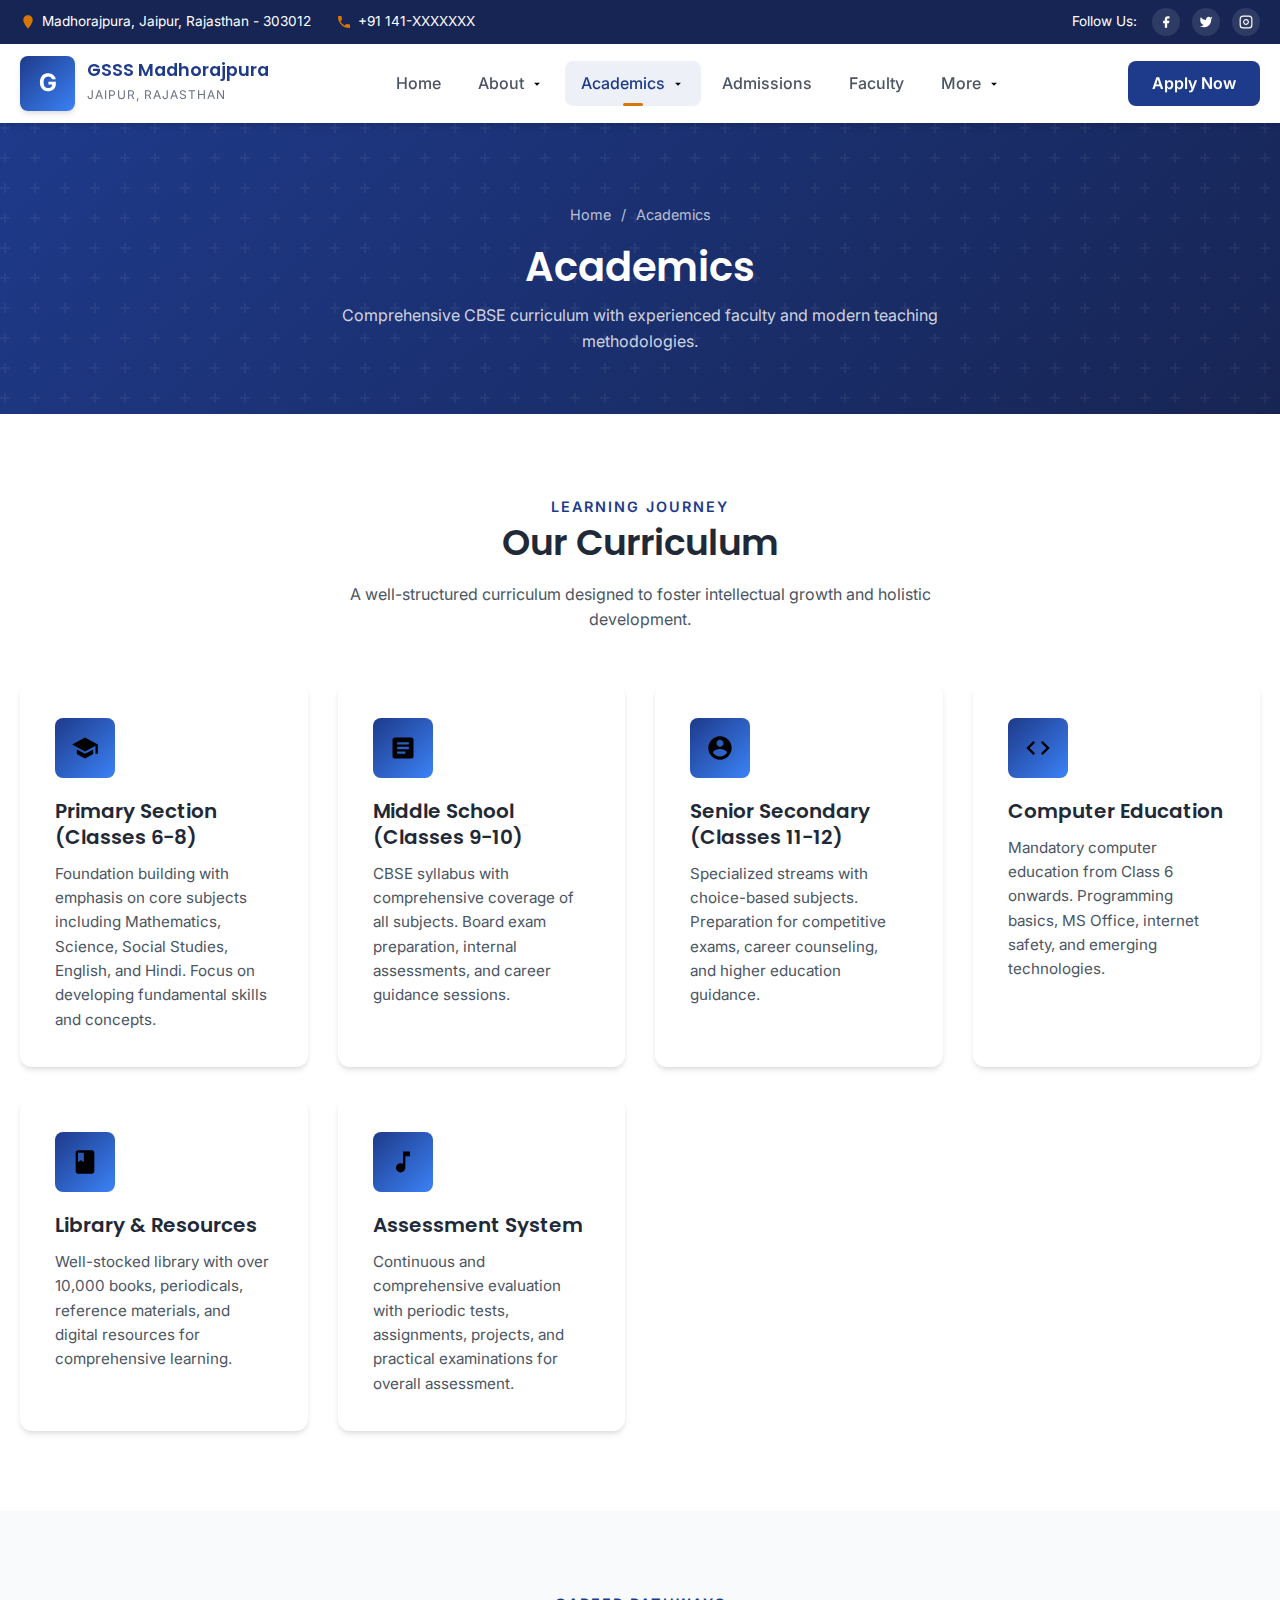
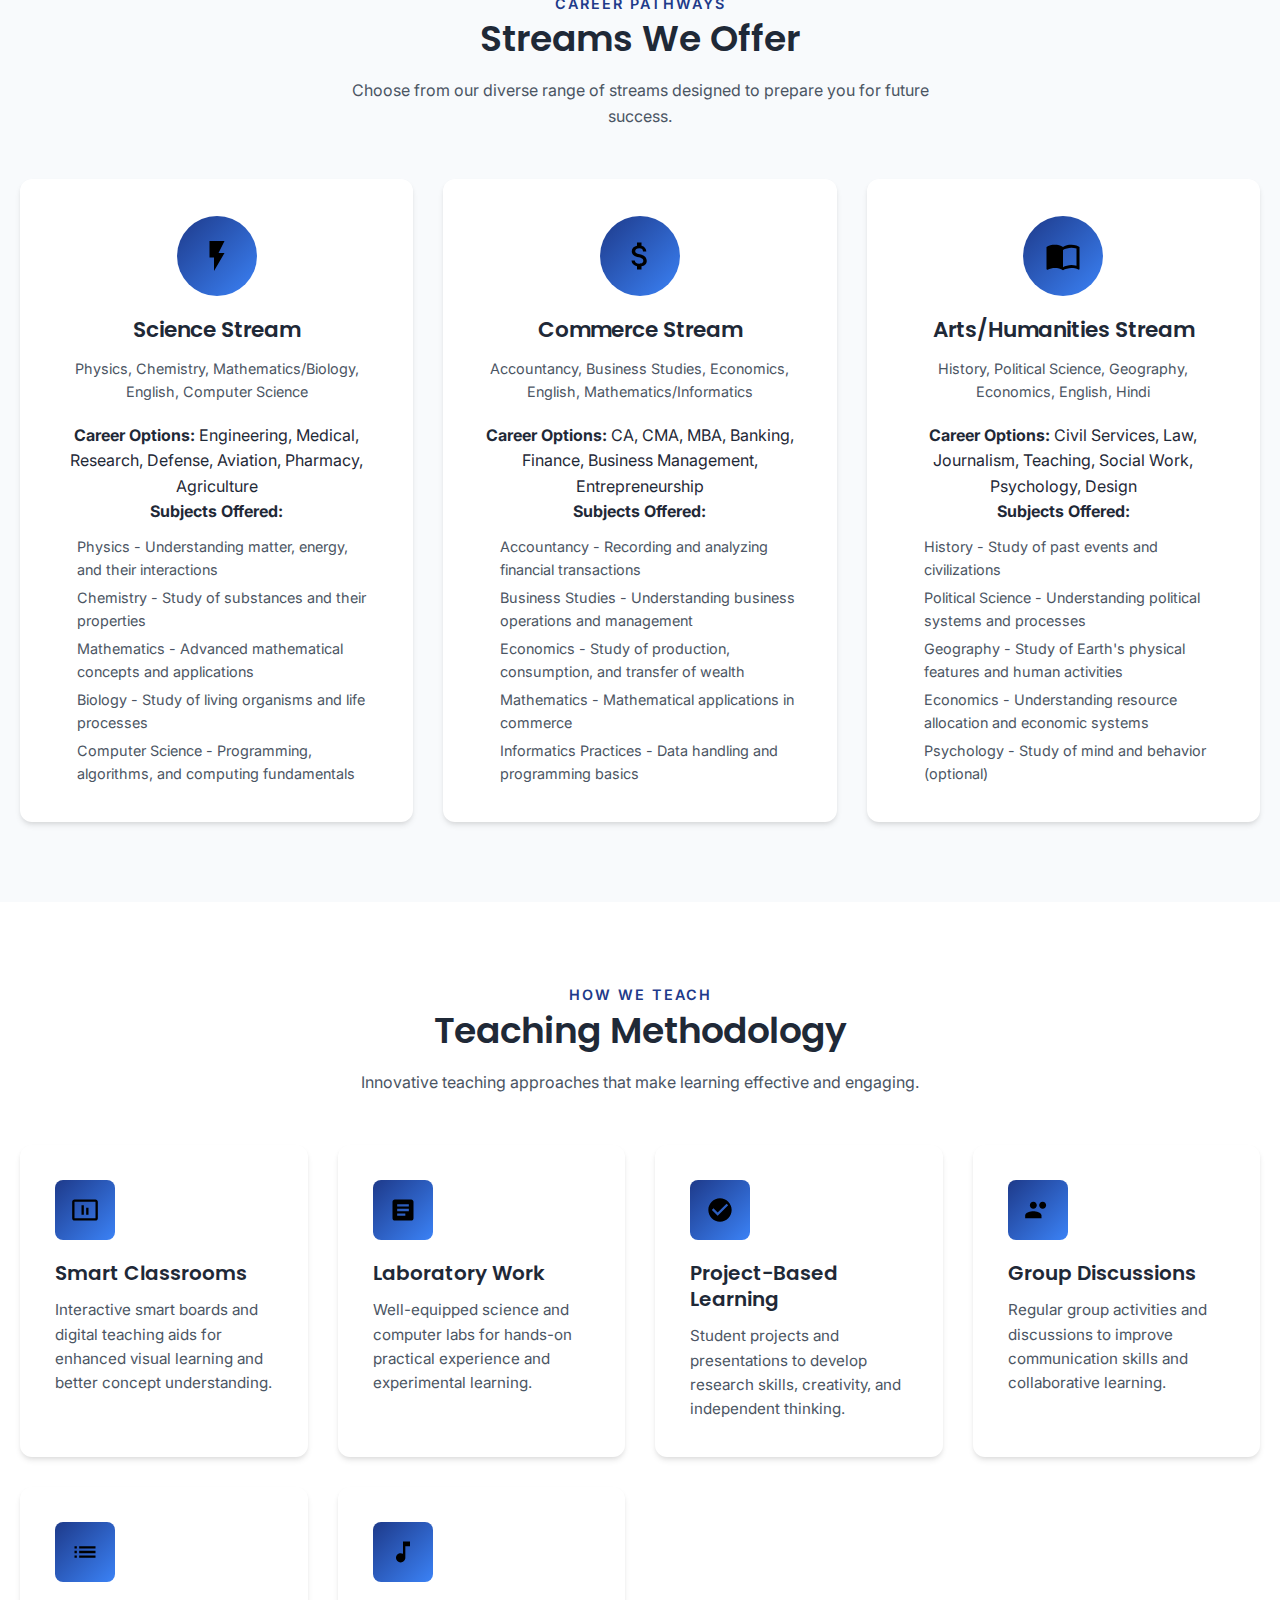
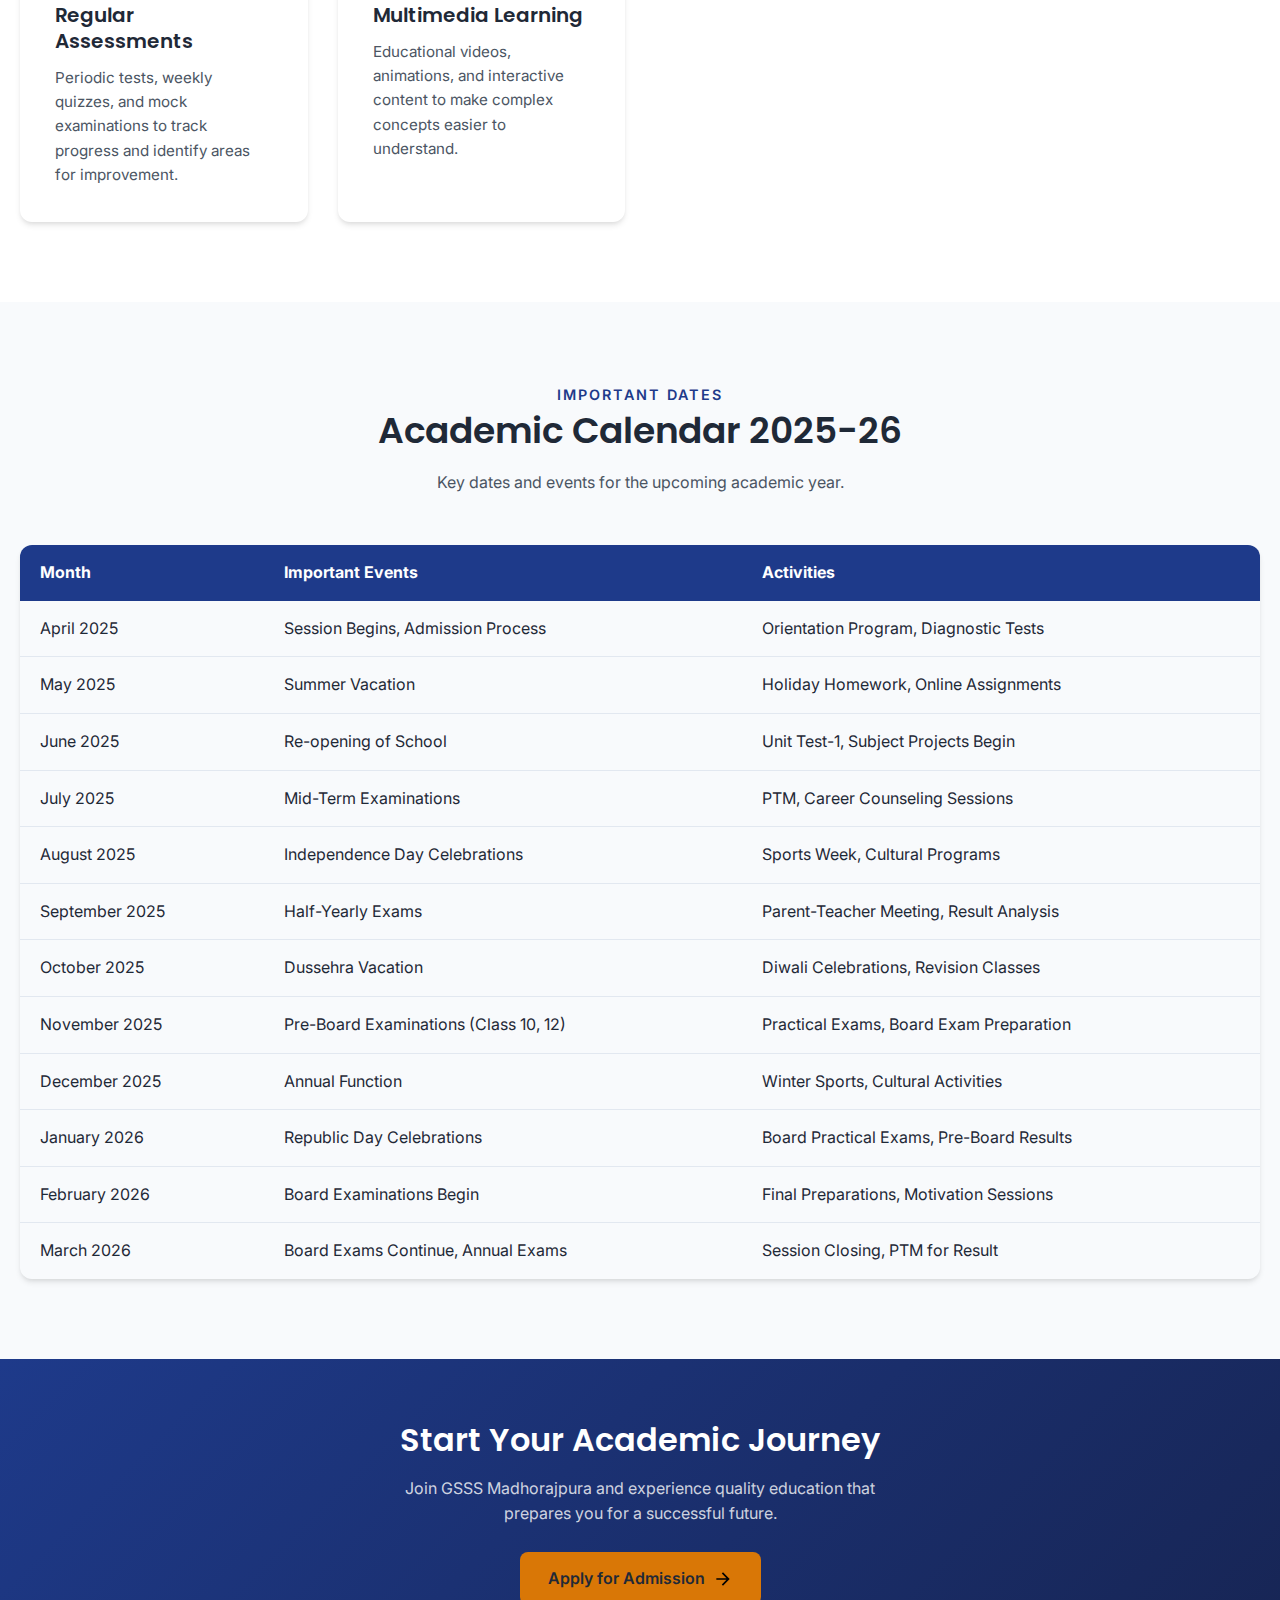
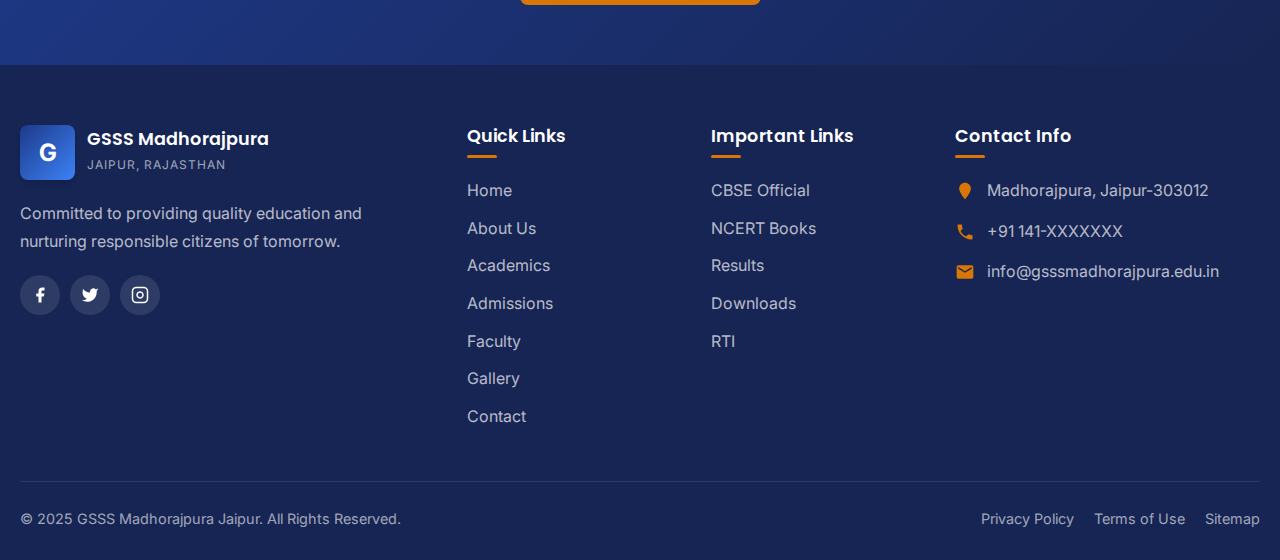
<file: academics.html>
<!DOCTYPE html>
<html lang="en">
<head>
    <meta charset="UTF-8">
    <meta name="viewport" content="width=device-width, initial-scale=1.0">
    <meta name="description" content="Academics at Government Senior Secondary School Madhorajpura Jaipur - Curriculum, streams, teaching methodology, and academic programs.">
    <meta name="keywords" content="GSSS Madhorajpura, Academics, CBSE Syllabus, Science Commerce Arts, Teaching Methodology, Jaipur School">
    <title>Academics | GSSS Madhorajpura Jaipur</title>
    
    <link rel="preconnect" href="https://fonts.googleapis.com">
    <link rel="preconnect" href="https://fonts.gstatic.com" crossorigin>
    <link href="https://fonts.googleapis.com/css2?family=Inter:wght@400;500;600;700&family=Poppins:wght@600;700&display=swap" rel="stylesheet">
    <link rel="stylesheet" href="css/styles.css">
    <link rel="icon" type="image/svg+xml" href="data:image/svg+xml,%3Csvg xmlns='http://www.w3.org/2000/svg' viewBox='0 0 100 100'%3E%3Crect width='100' height='100' rx='10' fill='%231e3a8a'/%3E%3Ctext x='50' y='65' font-size='50' font-weight='bold' text-anchor='middle' fill='white'%3EG%3C/text%3E%3C/svg%3E">
</head>
<body>
    <!-- Top Bar -->
    <div class="top-bar">
        <div class="container">
            <div class="top-bar-content">
                <div class="top-bar-left">
                    <span><svg viewBox="0 0 24 24" width="16" height="16"><path d="M12 2C8.13 2 5 5.13 5 9c0 5.25 7 13 7 13s7-7.75 7-13c0-3.87-3.13-7-7-7z"/></svg> Madhorajpura, Jaipur, Rajasthan - 303012</span>
                    <span><svg viewBox="0 0 24 24" width="16" height="16"><path d="M6.62 10.79c1.44 2.83 3.76 5.14 6.59 6.59l2.2-2.2c.27-.27.67-.36 1.02-.24 1.12.37 2.33.57 3.57.57.55 0 1 .45 1 1V20c0 .55-.45 1-1 1-9.39 0-17-7.61-17-17 0-.55.45-1 1-1h3.5c.55 0 1 .45 1 1 0 1.25.2 2.45.57 3.57.11.35.03.74-.25 1.02l-2.2 2.2z"/></svg> +91 141-XXXXXXX</span>
                </div>
                <div class="top-bar-right">
                    <span>Follow Us:</span>
                    <div class="social-links">
                        <a href="#" aria-label="Facebook"><svg viewBox="0 0 24 24" width="14" height="14"><path d="M18 2h-3a5 5 0 0 0-5 5v3H7v4h3v8h4v-8h3l1-4h-4V7a1 1 0 0 1 1-1h3z"/></svg></a>
                        <a href="#" aria-label="Twitter"><svg viewBox="0 0 24 24" width="14" height="14"><path d="M23 3a10.9 10.9 0 0 1-3.14 1.53 4.48 4.48 0 0 0-7.86 3v1A10.66 10.66 0 0 1 3 4s-4 9 5 13a11.64 11.64 0 0 1-7 2c9 5 20 0 20-11.5a4.5 4.5 0 0 0-.08-.83A7.72 7.72 0 0 0 23 3z"/></svg></a>
                        <a href="#" aria-label="Instagram"><svg viewBox="0 0 24 24" width="14" height="14"><rect x="2" y="2" width="20" height="20" rx="5" ry="5" fill="none" stroke="currentColor" stroke-width="2"/><path d="M16 11.37A4 4 0 1 1 12.63 8 4 4 0 0 1 16 11.37z" fill="none" stroke="currentColor" stroke-width="2"/><line x1="17.5" y1="6.5" x2="17.51" y2="6.5" stroke="currentColor" stroke-width="2"/></svg></a>
                    </div>
                </div>
            </div>
        </div>
    </div>

    <!-- Header -->
    <header class="header">
        <div class="container">
            <div class="header-content">
                <a href="index.html" class="logo">
                    <div class="logo-icon">G</div>
                    <div class="logo-text">
                        <h1>GSSS Madhorajpura</h1>
                        <span>Jaipur, Rajasthan</span>
                    </div>
                </a>
                
                <nav class="nav-menu">
                    <a href="index.html" class="nav-link">Home</a>
                    <div class="dropdown">
                        <a href="about.html" class="nav-link dropdown-toggle">
                            About
                            <svg viewBox="0 0 24 24" width="14" height="14"><path d="M7 10l5 5 5-5z"/></svg>
                        </a>
                        <div class="dropdown-menu">
                            <a href="about.html#history">Our History</a>
                            <a href="about.html#mission">Mission & Vision</a>
                            <a href="about.html#principal">Principal's Message</a>
                            <a href="about.html#values">Core Values</a>
                        </div>
                    </div>
                    <div class="dropdown">
                        <a href="academics.html" class="nav-link dropdown-toggle active">
                            Academics
                            <svg viewBox="0 0 24 24" width="14" height="14"><path d="M7 10l5 5 5-5z"/></svg>
                        </a>
                        <div class="dropdown-menu">
                            <a href="academics.html#curriculum">Curriculum</a>
                            <a href="academics.html#streams">Streams</a>
                            <a href="academics.html#methodology">Teaching Methodology</a>
                            <a href="academics.html#calendar">Academic Calendar</a>
                        </div>
                    </div>
                    <a href="admissions.html" class="nav-link">Admissions</a>
                    <a href="faculty.html" class="nav-link">Faculty</a>
                    <div class="dropdown">
                        <a href="#" class="nav-link dropdown-toggle">
                            More
                            <svg viewBox="0 0 24 24" width="14" height="14"><path d="M7 10l5 5 5-5z"/></svg>
                        </a>
                        <div class="dropdown-menu">
                            <a href="gallery.html">Gallery</a>
                            <a href="achievements.html">Achievements</a>
                            <a href="contact.html">Contact</a>
                        </div>
                    </div>
                </nav>
                
                <a href="admissions.html" class="header-cta">Apply Now</a>
                
                <div class="mobile-toggle"><span></span><span></span><span></span></div>
            </div>
        </div>
    </header>

    <!-- Page Header -->
    <section class="page-header">
        <div class="container">
            <div class="page-header-content">
                <div class="breadcrumb">
                    <a href="index.html">Home</a>
                    <span>/</span>
                    <span>Academics</span>
                </div>
                <h1>Academics</h1>
                <p>Comprehensive CBSE curriculum with experienced faculty and modern teaching methodologies.</p>
            </div>
        </div>
    </section>

    <!-- Curriculum Overview -->
    <section class="section" id="curriculum">
        <div class="container">
            <div class="section-header">
                <span class="section-subtitle">Learning Journey</span>
                <h2 class="section-title">Our Curriculum</h2>
                <p class="section-description">A well-structured curriculum designed to foster intellectual growth and holistic development.</p>
            </div>
            
            <div class="features-grid">
                <div class="feature-card">
                    <div class="feature-icon">
                        <svg viewBox="0 0 24 24" width="28" height="28"><path d="M12 3L1 9l11 6 9-4.91V17h2V9L12 3z"/><path d="M5 13.18v4L12 21l7-3.82v-4L12 17l-7-3.82z"/></svg>
                    </div>
                    <h3>Primary Section (Classes 6-8)</h3>
                    <p>Foundation building with emphasis on core subjects including Mathematics, Science, Social Studies, English, and Hindi. Focus on developing fundamental skills and concepts.</p>
                </div>
                
                <div class="feature-card">
                    <div class="feature-icon">
                        <svg viewBox="0 0 24 24" width="28" height="28"><path d="M19 3H5c-1.1 0-2 .9-2 2v14c0 1.1.9 2 2 2h14c1.1 0 2-.9 2-2V5c0-1.1-.9-2-2-2zm-5 14H7v-2h7v2zm3-4H7v-2h10v2zm0-4H7V7h10v2z"/></svg>
                    </div>
                    <h3>Middle School (Classes 9-10)</h3>
                    <p>CBSE syllabus with comprehensive coverage of all subjects. Board exam preparation, internal assessments, and career guidance sessions.</p>
                </div>
                
                <div class="feature-card">
                    <div class="feature-icon">
                        <svg viewBox="0 0 24 24" width="28" height="28"><path d="M12 2C6.48 2 2 6.48 2 12s4.48 10 10 10 10-4.48 10-10S17.52 2 12 2zm0 3c1.66 0 3 1.34 3 3s-1.34 3-3 3-3-1.34-3-3 1.34-3 3-3zm0 14.2c-2.5 0-4.71-1.28-6-3.22.03-1.99 4-3.08 6-3.08 1.99 0 5.97 1.09 6 3.08-1.29 1.94-3.5 3.22-6 3.22z"/></svg>
                    </div>
                    <h3>Senior Secondary (Classes 11-12)</h3>
                    <p>Specialized streams with choice-based subjects. Preparation for competitive exams, career counseling, and higher education guidance.</p>
                </div>
                
                <div class="feature-card">
                    <div class="feature-icon">
                        <svg viewBox="0 0 24 24" width="28" height="28"><path d="M9.4 16.6L4.8 12l4.6-4.6L8 6l-6 6 6 6 1.4-1.4zm5.2 0l4.6-4.6-4.6-4.6L16 6l6 6-6 6-1.4-1.4z"/></svg>
                    </div>
                    <h3>Computer Education</h3>
                    <p>Mandatory computer education from Class 6 onwards. Programming basics, MS Office, internet safety, and emerging technologies.</p>
                </div>
                
                <div class="feature-card">
                    <div class="feature-icon">
                        <svg viewBox="0 0 24 24" width="28" height="28"><path d="M18 2H6c-1.1 0-2 .9-2 2v16c0 1.1.9 2 2 2h12c1.1 0 2-.9 2-2V4c0-1.1-.9-2-2-2zM6 4h5v8l-2.5-1.5L6 12V4z"/></svg>
                    </div>
                    <h3>Library & Resources</h3>
                    <p>Well-stocked library with over 10,000 books, periodicals, reference materials, and digital resources for comprehensive learning.</p>
                </div>
                
                <div class="feature-card">
                    <div class="feature-icon">
                        <svg viewBox="0 0 24 24" width="28" height="28"><path d="M12 3v10.55c-.59-.34-1.27-.55-2-.55-2.21 0-4 1.79-4 4s1.79 4 4 4 4-1.79 4-4V7h4V3h-6z"/></svg>
                    </div>
                    <h3>Assessment System</h3>
                    <p>Continuous and comprehensive evaluation with periodic tests, assignments, projects, and practical examinations for overall assessment.</p>
                </div>
            </div>
        </div>
    </section>

    <!-- Streams Section -->
    <section class="section bg-light" id="streams">
        <div class="container">
            <div class="section-header">
                <span class="section-subtitle">Career Pathways</span>
                <h2 class="section-title">Streams We Offer</h2>
                <p class="section-description">Choose from our diverse range of streams designed to prepare you for future success.</p>
            </div>
            
            <div class="streams-grid">
                <div class="stream-card">
                    <div class="stream-icon">
                        <svg viewBox="0 0 24 24" width="36" height="36"><path d="M7 2v11h3v9l7-12h-4l4-8z"/></svg>
                    </div>
                    <h3>Science Stream</h3>
                    <p class="subjects">Physics, Chemistry, Mathematics/Biology, English, Computer Science</p>
                    <p><strong>Career Options:</strong> Engineering, Medical, Research, Defense, Aviation, Pharmacy, Agriculture</p>
                    <p><strong>Subjects Offered:</strong></p>
                    <ul style="text-align: left; color: #4b5563; font-size: 0.9rem; padding-left: 20px; margin-top: 10px;">
                        <li style="margin-bottom: 5px;">Physics - Understanding matter, energy, and their interactions</li>
                        <li style="margin-bottom: 5px;">Chemistry - Study of substances and their properties</li>
                        <li style="margin-bottom: 5px;">Mathematics - Advanced mathematical concepts and applications</li>
                        <li style="margin-bottom: 5px;">Biology - Study of living organisms and life processes</li>
                        <li>Computer Science - Programming, algorithms, and computing fundamentals</li>
                    </ul>
                </div>
                
                <div class="stream-card">
                    <div class="stream-icon">
                        <svg viewBox="0 0 24 24" width="36" height="36"><path d="M11.8 10.9c-2.27-.59-3-1.2-3-2.15 0-1.09 1.01-1.85 2.7-1.85 1.78 0 2.44.85 2.5 2.1h2.21c-.07-1.72-1.12-3.3-3.21-3.81V3h-3v2.16c-1.94.42-3.5 1.68-3.5 3.61 0 2.31 1.91 3.46 4.7 4.13 2.5.6 3 1.48 3 2.41 0 .69-.49 1.79-2.7 1.79-2.06 0-2.87-.92-2.98-2.1h-2.2c.12 2.19 1.76 3.42 3.68 3.83V21h3v-2.15c1.95-.37 3.5-1.5 3.5-3.55 0-2.84-2.43-3.81-4.7-4.4z"/></svg>
                    </div>
                    <h3>Commerce Stream</h3>
                    <p class="subjects">Accountancy, Business Studies, Economics, English, Mathematics/Informatics</p>
                    <p><strong>Career Options:</strong> CA, CMA, MBA, Banking, Finance, Business Management, Entrepreneurship</p>
                    <p><strong>Subjects Offered:</strong></p>
                    <ul style="text-align: left; color: #4b5563; font-size: 0.9rem; padding-left: 20px; margin-top: 10px;">
                        <li style="margin-bottom: 5px;">Accountancy - Recording and analyzing financial transactions</li>
                        <li style="margin-bottom: 5px;">Business Studies - Understanding business operations and management</li>
                        <li style="margin-bottom: 5px;">Economics - Study of production, consumption, and transfer of wealth</li>
                        <li style="margin-bottom: 5px;">Mathematics - Mathematical applications in commerce</li>
                        <li>Informatics Practices - Data handling and programming basics</li>
                    </ul>
                </div>
                
                <div class="stream-card">
                    <div class="stream-icon">
                        <svg viewBox="0 0 24 24" width="36" height="36"><path d="M21 5c-1.11-.35-2.33-.5-3.5-.5-1.95 0-4.05.4-5.5 1.5-1.45-1.1-3.55-1.5-5.5-1.5S2.45 4.9 1 6v14.65c0 .25.25.5.5.5.1 0 .15-.05.25-.05C3.1 20.45 5.05 20 6.5 20c1.95 0 4.05.4 5.5 1.5 1.35-.85 3.8-1.5 5.5-1.5 1.65 0 3.35.3 4.75 1.05.1.05.15.05.25.05.25 0 .5-.25.5-.5V6c-.6-.45-1.25-.75-2-1zm0 13.5c-1.1-.35-2.3-.5-3.5-.5-1.7 0-4.15.65-5.5 1.5V8c1.35-.85 3.8-1.5 5.5-1.5 1.2 0 2.4.15 3.5.5v11.5z"/></svg>
                    </div>
                    <h3>Arts/Humanities Stream</h3>
                    <p class="subjects">History, Political Science, Geography, Economics, English, Hindi</p>
                    <p><strong>Career Options:</strong> Civil Services, Law, Journalism, Teaching, Social Work, Psychology, Design</p>
                    <p><strong>Subjects Offered:</strong></p>
                    <ul style="text-align: left; color: #4b5563; font-size: 0.9rem; padding-left: 20px; margin-top: 10px;">
                        <li style="margin-bottom: 5px;">History - Study of past events and civilizations</li>
                        <li style="margin-bottom: 5px;">Political Science - Understanding political systems and processes</li>
                        <li style="margin-bottom: 5px;">Geography - Study of Earth's physical features and human activities</li>
                        <li style="margin-bottom: 5px;">Economics - Understanding resource allocation and economic systems</li>
                        <li>Psychology - Study of mind and behavior (optional)</li>
                    </ul>
                </div>
            </div>
        </div>
    </section>

    <!-- Teaching Methodology -->
    <section class="section" id="methodology">
        <div class="container">
            <div class="section-header">
                <span class="section-subtitle">How We Teach</span>
                <h2 class="section-title">Teaching Methodology</h2>
                <p class="section-description">Innovative teaching approaches that make learning effective and engaging.</p>
            </div>
            
            <div class="features-grid">
                <div class="feature-card">
                    <div class="feature-icon">
                        <svg viewBox="0 0 24 24" width="28" height="28"><path d="M21 3H3c-1.1 0-2 .9-2 2v14c0 1.1.9 2 2 2h18c1.1 0 2-.9 2-2V5c0-1.1-.9-2-2-2zm0 16H3V5h18v14zM9 8h2v8H9zm4 2h2v6h-2z"/></svg>
                    </div>
                    <h3>Smart Classrooms</h3>
                    <p>Interactive smart boards and digital teaching aids for enhanced visual learning and better concept understanding.</p>
                </div>
                
                <div class="feature-card">
                    <div class="feature-icon">
                        <svg viewBox="0 0 24 24" width="28" height="28"><path d="M19 3H5c-1.1 0-2 .9-2 2v14c0 1.1.9 2 2 2h14c1.1 0 2-.9 2-2V5c0-1.1-.9-2-2-2zm-5 14H7v-2h7v2zm3-4H7v-2h10v2zm0-4H7V7h10v2z"/></svg>
                    </div>
                    <h3>Laboratory Work</h3>
                    <p>Well-equipped science and computer labs for hands-on practical experience and experimental learning.</p>
                </div>
                
                <div class="feature-card">
                    <div class="feature-icon">
                        <svg viewBox="0 0 24 24" width="28" height="28"><path d="M12 2C6.48 2 2 6.48 2 12s4.48 10 10 10 10-4.48 10-10S17.52 2 12 2zm-2 15l-5-5 1.41-1.41L10 14.17l7.59-7.59L19 8l-9 9z"/></svg>
                    </div>
                    <h3>Project-Based Learning</h3>
                    <p>Student projects and presentations to develop research skills, creativity, and independent thinking.</p>
                </div>
                
                <div class="feature-card">
                    <div class="feature-icon">
                        <svg viewBox="0 0 24 24" width="28" height="28"><path d="M16 11c1.66 0 2.99-1.34 2.99-3S17.66 5 16 5c-1.66 0-3 1.34-3 3s1.34 3 3 3zm-8 0c1.66 0 2.99-1.34 2.99-3S9.66 5 8 5C6.34 5 5 6.34 5 8s1.34 3 3 3zm0 2c-2.33 0-7 1.17-7 3.5V19h14v-2.5c0-2.33-4.67-3.5-7-3.5z"/></svg>
                    </div>
                    <h3>Group Discussions</h3>
                    <p>Regular group activities and discussions to improve communication skills and collaborative learning.</p>
                </div>
                
                <div class="feature-card">
                    <div class="feature-icon">
                        <svg viewBox="0 0 24 24" width="28" height="28"><path d="M3 13h2v-2H3v2zm0 4h2v-2H3v2zm0-8h2V7H3v2zm4 4h14v-2H7v2zm0 4h14v-2H7v2zM7 7v2h14V7H7z"/></svg>
                    </div>
                    <h3>Regular Assessments</h3>
                    <p>Periodic tests, weekly quizzes, and mock examinations to track progress and identify areas for improvement.</p>
                </div>
                
                <div class="feature-card">
                    <div class="feature-icon">
                        <svg viewBox="0 0 24 24" width="28" height="28"><path d="M12 3v10.55c-.59-.34-1.27-.55-2-.55-2.21 0-4 1.79-4 4s1.79 4 4 4 4-1.79 4-4V7h4V3h-6z"/></svg>
                    </div>
                    <h3>Multimedia Learning</h3>
                    <p>Educational videos, animations, and interactive content to make complex concepts easier to understand.</p>
                </div>
            </div>
        </div>
    </section>

    <!-- Academic Calendar -->
    <section class="section bg-light" id="calendar">
        <div class="container">
            <div class="section-header">
                <span class="section-subtitle">Important Dates</span>
                <h2 class="section-title">Academic Calendar 2025-26</h2>
                <p class="section-description">Key dates and events for the upcoming academic year.</p>
            </div>
            
            <table class="fee-table">
                <thead>
                    <tr>
                        <th>Month</th>
                        <th>Important Events</th>
                        <th>Activities</th>
                    </tr>
                </thead>
                <tbody>
                    <tr>
                        <td>April 2025</td>
                        <td>Session Begins, Admission Process</td>
                        <td>Orientation Program, Diagnostic Tests</td>
                    </tr>
                    <tr>
                        <td>May 2025</td>
                        <td>Summer Vacation</td>
                        <td>Holiday Homework, Online Assignments</td>
                    </tr>
                    <tr>
                        <td>June 2025</td>
                        <td>Re-opening of School</td>
                        <td>Unit Test-1, Subject Projects Begin</td>
                    </tr>
                    <tr>
                        <td>July 2025</td>
                        <td>Mid-Term Examinations</td>
                        <td>PTM, Career Counseling Sessions</td>
                    </tr>
                    <tr>
                        <td>August 2025</td>
                        <td>Independence Day Celebrations</td>
                        <td>Sports Week, Cultural Programs</td>
                    </tr>
                    <tr>
                        <td>September 2025</td>
                        <td>Half-Yearly Exams</td>
                        <td>Parent-Teacher Meeting, Result Analysis</td>
                    </tr>
                    <tr>
                        <td>October 2025</td>
                        <td>Dussehra Vacation</td>
                        <td>Diwali Celebrations, Revision Classes</td>
                    </tr>
                    <tr>
                        <td>November 2025</td>
                        <td>Pre-Board Examinations (Class 10, 12)</td>
                        <td>Practical Exams, Board Exam Preparation</td>
                    </tr>
                    <tr>
                        <td>December 2025</td>
                        <td>Annual Function</td>
                        <td>Winter Sports, Cultural Activities</td>
                    </tr>
                    <tr>
                        <td>January 2026</td>
                        <td>Republic Day Celebrations</td>
                        <td>Board Practical Exams, Pre-Board Results</td>
                    </tr>
                    <tr>
                        <td>February 2026</td>
                        <td>Board Examinations Begin</td>
                        <td>Final Preparations, Motivation Sessions</td>
                    </tr>
                    <tr>
                        <td>March 2026</td>
                        <td>Board Exams Continue, Annual Exams</td>
                        <td>Session Closing, PTM for Result</td>
                    </tr>
                </tbody>
            </table>
        </div>
    </section>

    <!-- CTA Section -->
    <section class="cta-section">
        <div class="container">
            <h2>Start Your Academic Journey</h2>
            <p>Join GSSS Madhorajpura and experience quality education that prepares you for a successful future.</p>
            <a href="admissions.html" class="btn-primary">
                Apply for Admission
                <svg viewBox="0 0 24 24" width="20" height="20"><path d="M12 4l-1.41 1.41L16.17 11H4v2h12.17l-5.58 5.59L12 20l8-8z"/></svg>
            </a>
        </div>
    </section>

    <!-- Footer -->
    <footer class="footer">
        <div class="container">
            <div class="footer-grid">
                <div class="footer-about">
                    <div class="logo">
                        <div class="logo-icon">G</div>
                        <div class="logo-text">
                            <h1>GSSS Madhorajpura</h1>
                            <span>Jaipur, Rajasthan</span>
                        </div>
                    </div>
                    <p>Committed to providing quality education and nurturing responsible citizens of tomorrow.</p>
                    <div class="footer-social">
                        <a href="#" aria-label="Facebook"><svg viewBox="0 0 24 24" width="18" height="18"><path d="M18 2h-3a5 5 0 0 0-5 5v3H7v4h3v8h4v-8h3l1-4h-4V7a1 1 0 0 1 1-1h3z"/></svg></a>
                        <a href="#" aria-label="Twitter"><svg viewBox="0 0 24 24" width="18" height="18"><path d="M23 3a10.9 10.9 0 0 1-3.14 1.53 4.48 4.48 0 0 0-7.86 3v1A10.66 10.66 0 0 1 3 4s-4 9 5 13a11.64 11.64 0 0 1-7 2c9 5 20 0 20-11.5a4.5 4.5 0 0 0-.08-.83A7.72 7.72 0 0 0 23 3z"/></svg></a>
                        <a href="#" aria-label="Instagram"><svg viewBox="0 0 24 24" width="18" height="18"><rect x="2" y="2" width="20" height="20" rx="5" ry="5" fill="none" stroke="currentColor" stroke-width="2"/><path d="M16 11.37A4 4 0 1 1 12.63 8 4 4 0 0 1 16 11.37z" fill="none" stroke="currentColor" stroke-width="2"/><line x1="17.5" y1="6.5" x2="17.51" y2="6.5" stroke="currentColor" stroke-width="2"/></svg></a>
                    </div>
                </div>
                
                <div class="footer-links">
                    <h4>Quick Links</h4>
                    <ul>
                        <li><a href="index.html">Home</a></li>
                        <li><a href="about.html">About Us</a></li>
                        <li><a href="academics.html">Academics</a></li>
                        <li><a href="admissions.html">Admissions</a></li>
                        <li><a href="faculty.html">Faculty</a></li>
                        <li><a href="gallery.html">Gallery</a></li>
                        <li><a href="contact.html">Contact</a></li>
                    </ul>
                </div>
                
                <div class="footer-links">
                    <h4>Important Links</h4>
                    <ul>
                        <li><a href="#">CBSE Official</a></li>
                        <li><a href="#">NCERT Books</a></li>
                        <li><a href="#">Results</a></li>
                        <li><a href="#">Downloads</a></li>
                        <li><a href="#">RTI</a></li>
                    </ul>
                </div>
                
                <div class="footer-contact">
                    <h4>Contact Info</h4>
                    <ul>
                        <li><svg viewBox="0 0 24 24" width="20" height="20"><path d="M12 2C8.13 2 5 5.13 5 9c0 5.25 7 13 7 13s7-7.75 7-13c0-3.87-3.13-7-7-7z"/></svg><span>Madhorajpura, Jaipur-303012</span></li>
                        <li><svg viewBox="0 0 24 24" width="20" height="20"><path d="M6.62 10.79c1.44 2.83 3.76 5.14 6.59 6.59l2.2-2.2c.27-.27.67-.36 1.02-.24 1.12.37 2.33.57 3.57.57.55 0 1 .45 1 1V20c0 .55-.45 1-1 1-9.39 0-17-7.61-17-17 0-.55.45-1 1-1h3.5c.55 0 1 .45 1 1 0 1.25.2 2.45.57 3.57.11.35.03.74-.25 1.02l-2.2 2.2z"/></svg><span>+91 141-XXXXXXX</span></li>
                        <li><svg viewBox="0 0 24 24" width="20" height="20"><path d="M20 4H4c-1.1 0-1.99.9-1.99 2L2 18c0 1.1.9 2 2 2h16c1.1 0 2-.9 2-2V6c0-1.1-.9-2-2-2zm0 4l-8 5-8-5V6l8 5 8-5v2z"/></svg><span>info@gsssmadhorajpura.edu.in</span></li>
                    </ul>
                </div>
            </div>
            
            <div class="footer-bottom">
                <p>&copy; 2025 GSSS Madhorajpura Jaipur. All Rights Reserved.</p>
                <div class="footer-bottom-links">
                    <a href="#">Privacy Policy</a>
                    <a href="#">Terms of Use</a>
                    <a href="#">Sitemap</a>
                </div>
            </div>
        </div>
    </footer>

    <script src="js/main.js"></script>
</body>
</html>
</file>
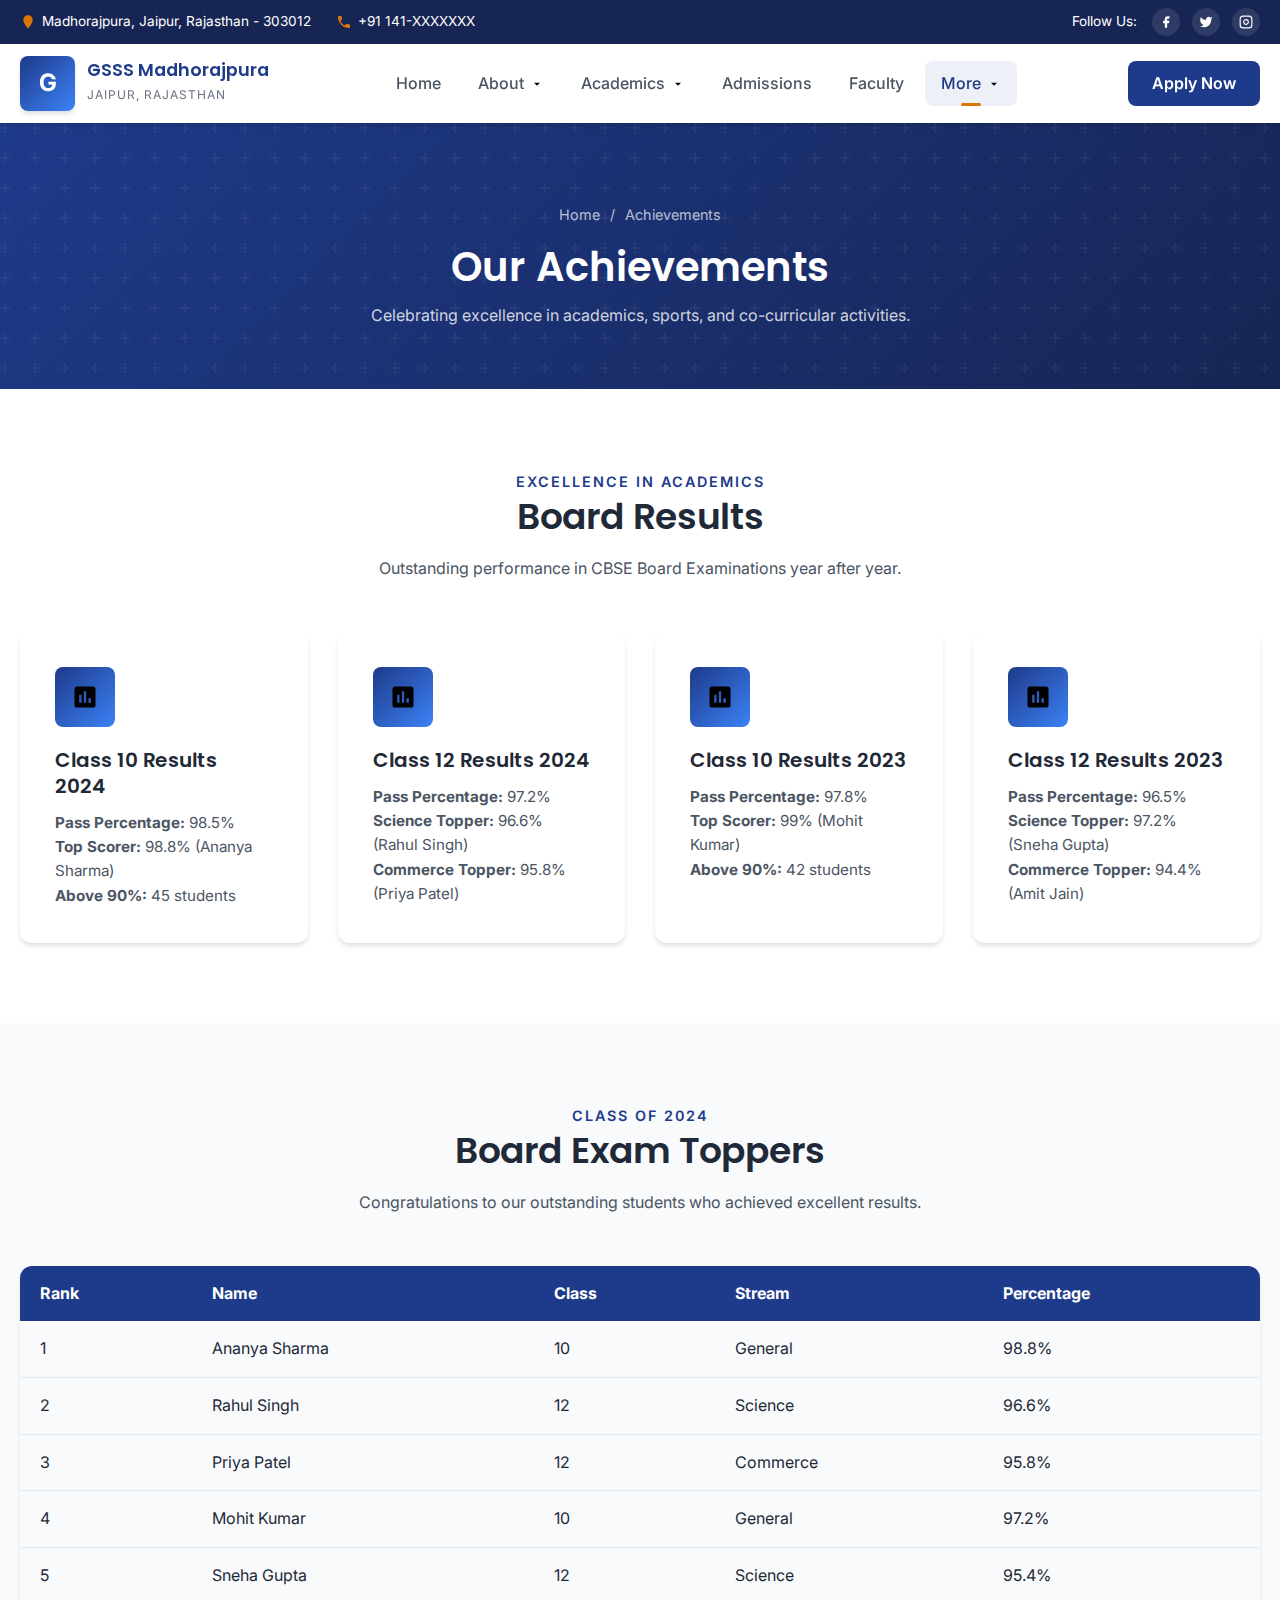
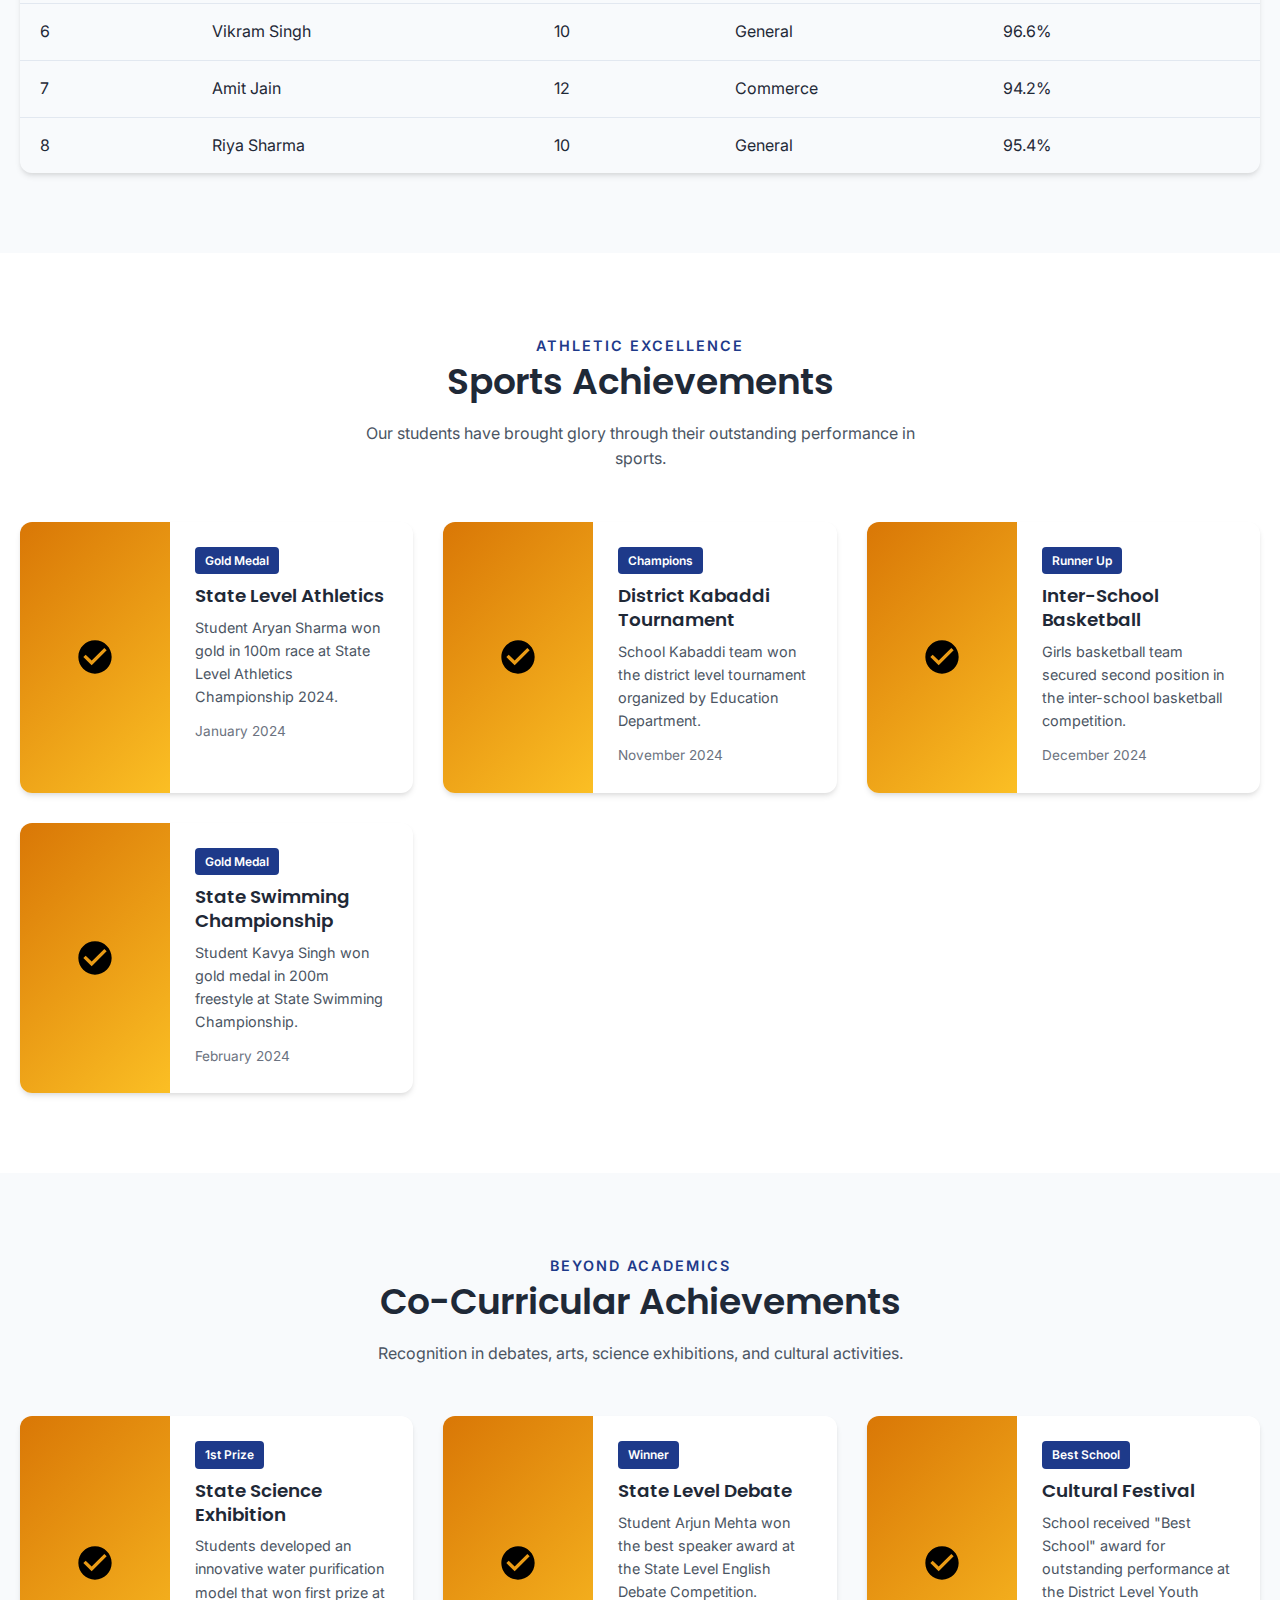
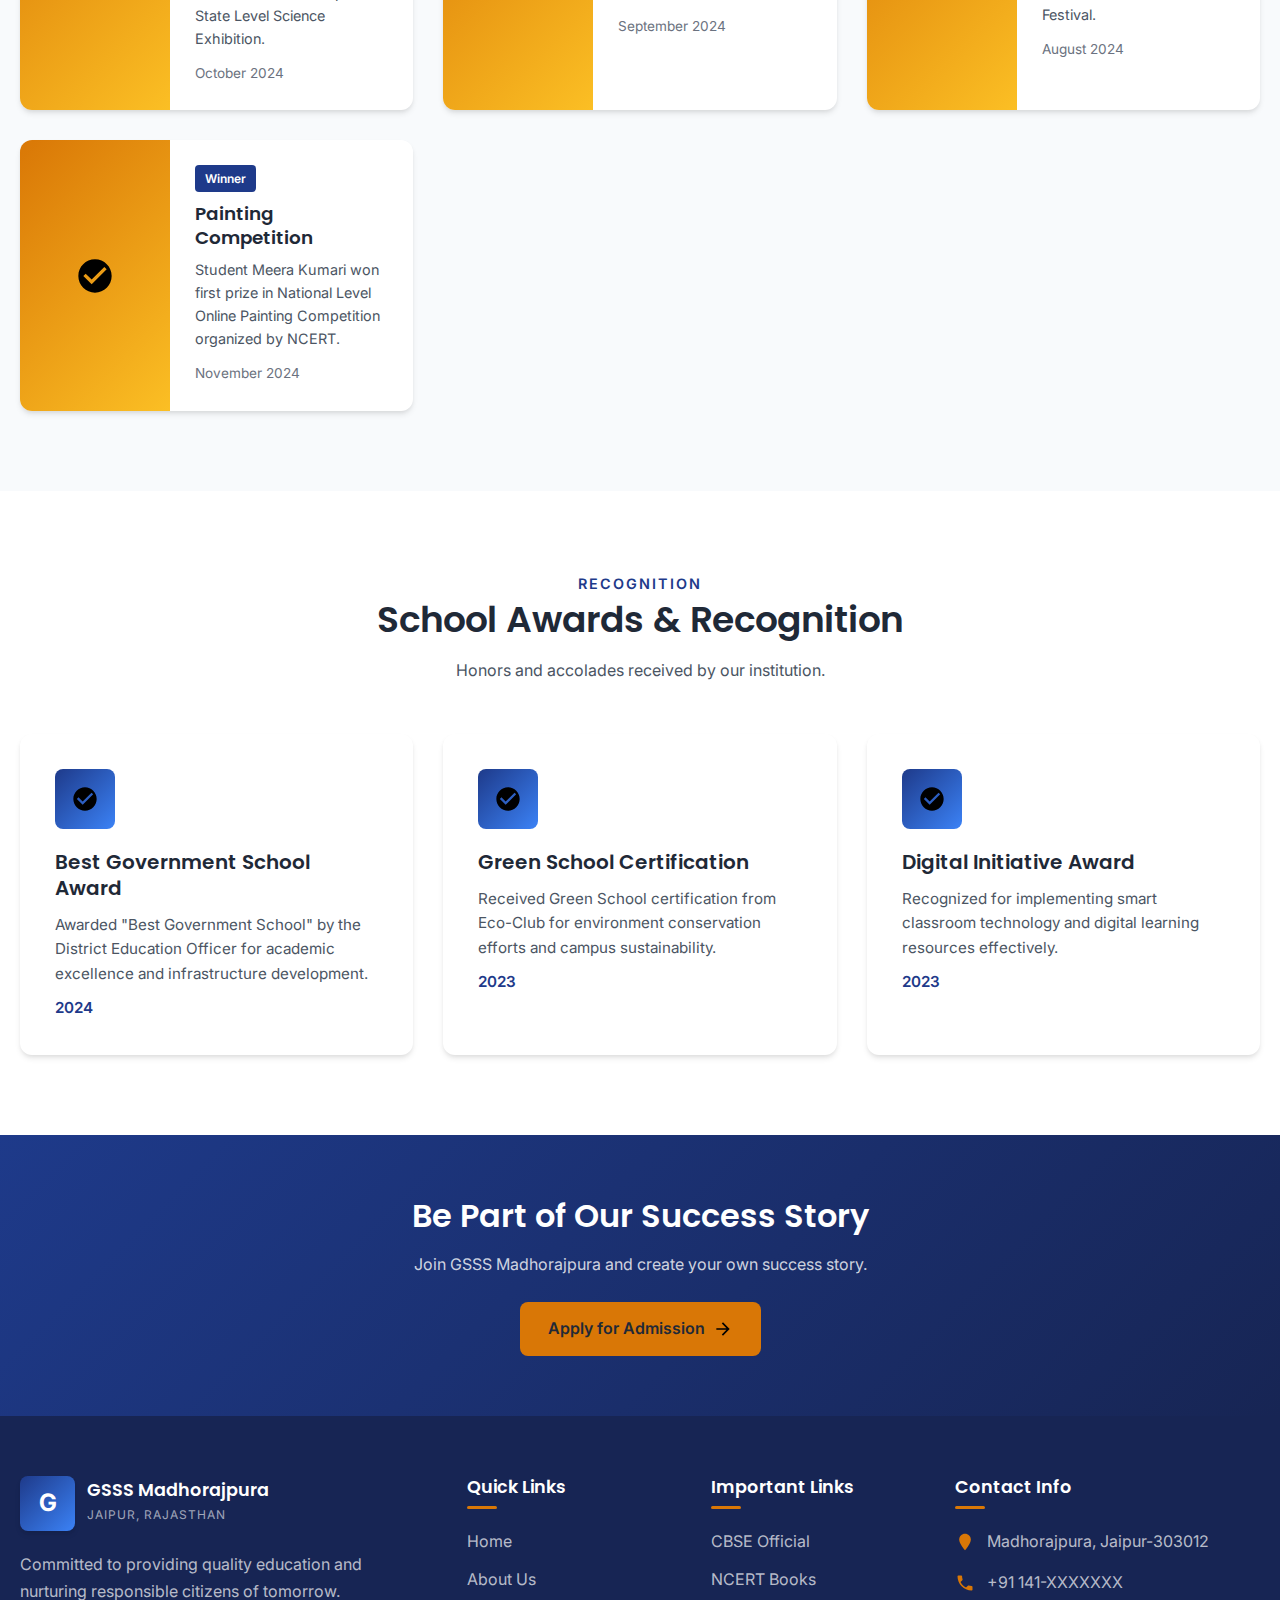
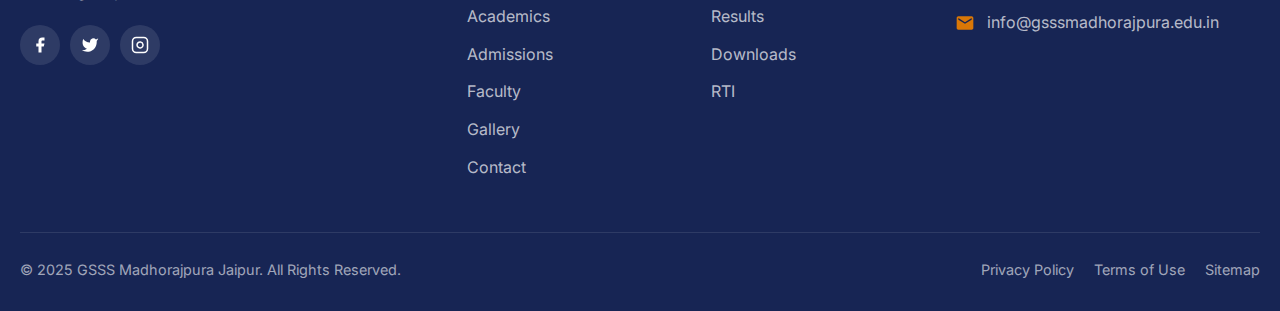
<file: achievements.html>
<!DOCTYPE html>
<html lang="en">
<head>
    <meta charset="UTF-8">
    <meta name="viewport" content="width=device-width, initial-scale=1.0">
    <meta name="description" content="Achievements - Government Senior Secondary School Madhorajpura Jaipur - Academic achievements, sports victories, and awards.">
    <meta name="keywords" content="GSSS Madhorajpura, Achievements, Awards, School Performance, Toppers, Sports Achievement, Jaipur School">
    <title>Achievements | GSSS Madhorajpura Jaipur</title>
    
    <link rel="preconnect" href="https://fonts.googleapis.com">
    <link rel="preconnect" href="https://fonts.gstatic.com" crossorigin>
    <link href="https://fonts.googleapis.com/css2?family=Inter:wght@400;500;600;700&family=Poppins:wght@600;700&display=swap" rel="stylesheet">
    <link rel="stylesheet" href="css/styles.css">
    <link rel="icon" type="image/svg+xml" href="data:image/svg+xml,%3Csvg xmlns='http://www.w3.org/2000/svg' viewBox='0 0 100 100'%3E%3Crect width='100' height='100' rx='10' fill='%231e3a8a'/%3E%3Ctext x='50' y='65' font-size='50' font-weight='bold' text-anchor='middle' fill='white'%3EG%3C/text%3E%3C/svg%3E">
</head>
<body>
    <!-- Top Bar -->
    <div class="top-bar">
        <div class="container">
            <div class="top-bar-content">
                <div class="top-bar-left">
                    <span><svg viewBox="0 0 24 24" width="16" height="16"><path d="M12 2C8.13 2 5 5.13 5 9c0 5.25 7 13 7 13s7-7.75 7-13c0-3.87-3.13-7-7-7z"/></svg> Madhorajpura, Jaipur, Rajasthan - 303012</span>
                    <span><svg viewBox="0 0 24 24" width="16" height="16"><path d="M6.62 10.79c1.44 2.83 3.76 5.14 6.59 6.59l2.2-2.2c.27-.27.67-.36 1.02-.24 1.12.37 2.33.57 3.57.57.55 0 1 .45 1 1V20c0 .55-.45 1-1 1-9.39 0-17-7.61-17-17 0-.55.45-1 1-1h3.5c.55 0 1 .45 1 1 0 1.25.2 2.45.57 3.57.11.35.03.74-.25 1.02l-2.2 2.2z"/></svg> +91 141-XXXXXXX</span>
                </div>
                <div class="top-bar-right">
                    <span>Follow Us:</span>
                    <div class="social-links">
                        <a href="#" aria-label="Facebook"><svg viewBox="0 0 24 24" width="14" height="14"><path d="M18 2h-3a5 5 0 0 0-5 5v3H7v4h3v8h4v-8h3l1-4h-4V7a1 1 0 0 1 1-1h3z"/></svg></a>
                        <a href="#" aria-label="Twitter"><svg viewBox="0 0 24 24" width="14" height="14"><path d="M23 3a10.9 10.9 0 0 1-3.14 1.53 4.48 4.48 0 0 0-7.86 3v1A10.66 10.66 0 0 1 3 4s-4 9 5 13a11.64 11.64 0 0 1-7 2c9 5 20 0 20-11.5a4.5 4.5 0 0 0-.08-.83A7.72 7.72 0 0 0 23 3z"/></svg></a>
                        <a href="#" aria-label="Instagram"><svg viewBox="0 0 24 24" width="14" height="14"><rect x="2" y="2" width="20" height="20" rx="5" ry="5" fill="none" stroke="currentColor" stroke-width="2"/><path d="M16 11.37A4 4 0 1 1 12.63 8 4 4 0 0 1 16 11.37z" fill="none" stroke="currentColor" stroke-width="2"/><line x1="17.5" y1="6.5" x2="17.51" y2="6.5" stroke="currentColor" stroke-width="2"/></svg></a>
                    </div>
                </div>
            </div>
        </div>
    </div>

    <!-- Header -->
    <header class="header">
        <div class="container">
            <div class="header-content">
                <a href="index.html" class="logo">
                    <div class="logo-icon">G</div>
                    <div class="logo-text">
                        <h1>GSSS Madhorajpura</h1>
                        <span>Jaipur, Rajasthan</span>
                    </div>
                </a>
                
                <nav class="nav-menu">
                    <a href="index.html" class="nav-link">Home</a>
                    <div class="dropdown">
                        <a href="about.html" class="nav-link dropdown-toggle">
                            About
                            <svg viewBox="0 0 24 24" width="14" height="14"><path d="M7 10l5 5 5-5z"/></svg>
                        </a>
                        <div class="dropdown-menu">
                            <a href="about.html#history">Our History</a>
                            <a href="about.html#mission">Mission & Vision</a>
                            <a href="about.html#principal">Principal's Message</a>
                            <a href="about.html#values">Core Values</a>
                        </div>
                    </div>
                    <div class="dropdown">
                        <a href="academics.html" class="nav-link dropdown-toggle">
                            Academics
                            <svg viewBox="0 0 24 24" width="14" height="14"><path d="M7 10l5 5 5-5z"/></svg>
                        </a>
                        <div class="dropdown-menu">
                            <a href="academics.html#curriculum">Curriculum</a>
                            <a href="academics.html#streams">Streams</a>
                            <a href="academics.html#methodology">Teaching Methodology</a>
                            <a href="academics.html#calendar">Academic Calendar</a>
                        </div>
                    </div>
                    <a href="admissions.html" class="nav-link">Admissions</a>
                    <a href="faculty.html" class="nav-link">Faculty</a>
                    <div class="dropdown">
                        <a href="#" class="nav-link dropdown-toggle active">
                            More
                            <svg viewBox="0 0 24 24" width="14" height="14"><path d="M7 10l5 5 5-5z"/></svg>
                        </a>
                        <div class="dropdown-menu">
                            <a href="gallery.html">Gallery</a>
                            <a href="achievements.html">Achievements</a>
                            <a href="contact.html">Contact</a>
                        </div>
                    </div>
                </nav>
                
                <a href="admissions.html" class="header-cta">Apply Now</a>
                
                <div class="mobile-toggle"><span></span><span></span><span></span></div>
            </div>
        </div>
    </header>

    <!-- Page Header -->
    <section class="page-header">
        <div class="container">
            <div class="page-header-content">
                <div class="breadcrumb">
                    <a href="index.html">Home</a>
                    <span>/</span>
                    <span>Achievements</span>
                </div>
                <h1>Our Achievements</h1>
                <p>Celebrating excellence in academics, sports, and co-curricular activities.</p>
            </div>
        </div>
    </section>

    <!-- Academic Achievements -->
    <section class="section">
        <div class="container">
            <div class="section-header">
                <span class="section-subtitle">Excellence in Academics</span>
                <h2 class="section-title">Board Results</h2>
                <p class="section-description">Outstanding performance in CBSE Board Examinations year after year.</p>
            </div>
            
            <div class="features-grid">
                <div class="feature-card">
                    <div class="feature-icon">
                        <svg viewBox="0 0 24 24" width="28" height="28"><path d="M19 3H5c-1.1 0-2 .9-2 2v14c0 1.1.9 2 2 2h14c1.1 0 2-.9 2-2V5c0-1.1-.9-2-2-2zM9 17H7v-7h2v7zm4 0h-2V7h2v10zm4 0h-2v-4h2v4z"/></svg>
                    </div>
                    <h3>Class 10 Results 2024</h3>
                    <p><strong>Pass Percentage:</strong> 98.5%</p>
                    <p><strong>Top Scorer:</strong> 98.8% (Ananya Sharma)</p>
                    <p><strong>Above 90%:</strong> 45 students</p>
                </div>
                
                <div class="feature-card">
                    <div class="feature-icon">
                        <svg viewBox="0 0 24 24" width="28" height="28"><path d="M19 3H5c-1.1 0-2 .9-2 2v14c0 1.1.9 2 2 2h14c1.1 0 2-.9 2-2V5c0-1.1-.9-2-2-2zM9 17H7v-7h2v7zm4 0h-2V7h2v10zm4 0h-2v-4h2v4z"/></svg>
                    </div>
                    <h3>Class 12 Results 2024</h3>
                    <p><strong>Pass Percentage:</strong> 97.2%</p>
                    <p><strong>Science Topper:</strong> 96.6% (Rahul Singh)</p>
                    <p><strong>Commerce Topper:</strong> 95.8% (Priya Patel)</p>
                </div>
                
                <div class="feature-card">
                    <div class="feature-icon">
                        <svg viewBox="0 0 24 24" width="28" height="28"><path d="M19 3H5c-1.1 0-2 .9-2 2v14c0 1.1.9 2 2 2h14c1.1 0 2-.9 2-2V5c0-1.1-.9-2-2-2zM9 17H7v-7h2v7zm4 0h-2V7h2v10zm4 0h-2v-4h2v4z"/></svg>
                    </div>
                    <h3>Class 10 Results 2023</h3>
                    <p><strong>Pass Percentage:</strong> 97.8%</p>
                    <p><strong>Top Scorer:</strong> 99% (Mohit Kumar)</p>
                    <p><strong>Above 90%:</strong> 42 students</p>
                </div>
                
                <div class="feature-card">
                    <div class="feature-icon">
                        <svg viewBox="0 0 24 24" width="28" height="28"><path d="M19 3H5c-1.1 0-2 .9-2 2v14c0 1.1.9 2 2 2h14c1.1 0 2-.9 2-2V5c0-1.1-.9-2-2-2zM9 17H7v-7h2v7zm4 0h-2V7h2v10zm4 0h-2v-4h2v4z"/></svg>
                    </div>
                    <h3>Class 12 Results 2023</h3>
                    <p><strong>Pass Percentage:</strong> 96.5%</p>
                    <p><strong>Science Topper:</strong> 97.2% (Sneha Gupta)</p>
                    <p><strong>Commerce Topper:</strong> 94.4% (Amit Jain)</p>
                </div>
            </div>
        </div>
    </section>

    <!-- Toppers List -->
    <section class="section bg-light">
        <div class="container">
            <div class="section-header">
                <span class="section-subtitle">Class of 2024</span>
                <h2 class="section-title">Board Exam Toppers</h2>
                <p class="section-description">Congratulations to our outstanding students who achieved excellent results.</p>
            </div>
            
            <table class="fee-table">
                <thead>
                    <tr>
                        <th>Rank</th>
                        <th>Name</th>
                        <th>Class</th>
                        <th>Stream</th>
                        <th>Percentage</th>
                    </tr>
                </thead>
                <tbody>
                    <tr>
                        <td>1</td>
                        <td>Ananya Sharma</td>
                        <td>10</td>
                        <td>General</td>
                        <td>98.8%</td>
                    </tr>
                    <tr>
                        <td>2</td>
                        <td>Rahul Singh</td>
                        <td>12</td>
                        <td>Science</td>
                        <td>96.6%</td>
                    </tr>
                    <tr>
                        <td>3</td>
                        <td>Priya Patel</td>
                        <td>12</td>
                        <td>Commerce</td>
                        <td>95.8%</td>
                    </tr>
                    <tr>
                        <td>4</td>
                        <td>Mohit Kumar</td>
                        <td>10</td>
                        <td>General</td>
                        <td>97.2%</td>
                    </tr>
                    <tr>
                        <td>5</td>
                        <td>Sneha Gupta</td>
                        <td>12</td>
                        <td>Science</td>
                        <td>95.4%</td>
                    </tr>
                    <tr>
                        <td>6</td>
                        <td>Vikram Singh</td>
                        <td>10</td>
                        <td>General</td>
                        <td>96.6%</td>
                    </tr>
                    <tr>
                        <td>7</td>
                        <td>Amit Jain</td>
                        <td>12</td>
                        <td>Commerce</td>
                        <td>94.2%</td>
                    </tr>
                    <tr>
                        <td>8</td>
                        <td>Riya Sharma</td>
                        <td>10</td>
                        <td>General</td>
                        <td>95.4%</td>
                    </tr>
                </tbody>
            </table>
        </div>
    </section>

    <!-- Sports Achievements -->
    <section class="section">
        <div class="container">
            <div class="section-header">
                <span class="section-subtitle">Athletic Excellence</span>
                <h2 class="section-title">Sports Achievements</h2>
                <p class="section-description">Our students have brought glory through their outstanding performance in sports.</p>
            </div>
            
            <div class="achievements-grid">
                <div class="achievement-card">
                    <div class="achievement-image">
                        <svg viewBox="0 0 24 24" width="40" height="40"><path d="M12 2C6.48 2 2 6.48 2 12s4.48 10 10 10 10-4.48 10-10S17.52 2 12 2zm-2 15l-5-5 1.41-1.41L10 14.17l7.59-7.59L19 8l-9 9z"/></svg>
                    </div>
                    <div class="achievement-content">
                        <span class="badge">Gold Medal</span>
                        <h3>State Level Athletics</h3>
                        <p>Student Aryan Sharma won gold in 100m race at State Level Athletics Championship 2024.</p>
                        <span class="date">January 2024</span>
                    </div>
                </div>
                
                <div class="achievement-card">
                    <div class="achievement-image">
                        <svg viewBox="0 0 24 24" width="40" height="40"><path d="M12 2C6.48 2 2 6.48 2 12s4.48 10 10 10 10-4.48 10-10S17.52 2 12 2zm-2 15l-5-5 1.41-1.41L10 14.17l7.59-7.59L19 8l-9 9z"/></svg>
                    </div>
                    <div class="achievement-content">
                        <span class="badge">Champions</span>
                        <h3>District Kabaddi Tournament</h3>
                        <p>School Kabaddi team won the district level tournament organized by Education Department.</p>
                        <span class="date">November 2024</span>
                    </div>
                </div>
                
                <div class="achievement-card">
                    <div class="achievement-image">
                        <svg viewBox="0 0 24 24" width="40" height="40"><path d="M12 2C6.48 2 2 6.48 2 12s4.48 10 10 10 10-4.48 10-10S17.52 2 12 2zm-2 15l-5-5 1.41-1.41L10 14.17l7.59-7.59L19 8l-9 9z"/></svg>
                    </div>
                    <div class="achievement-content">
                        <span class="badge">Runner Up</span>
                        <h3>Inter-School Basketball</h3>
                        <p>Girls basketball team secured second position in the inter-school basketball competition.</p>
                        <span class="date">December 2024</span>
                    </div>
                </div>
                
                <div class="achievement-card">
                    <div class="achievement-image">
                        <svg viewBox="0 0 24 24" width="40" height="40"><path d="M12 2C6.48 2 2 6.48 2 12s4.48 10 10 10 10-4.48 10-10S17.52 2 12 2zm-2 15l-5-5 1.41-1.41L10 14.17l7.59-7.59L19 8l-9 9z"/></svg>
                    </div>
                    <div class="achievement-content">
                        <span class="badge">Gold Medal</span>
                        <h3>State Swimming Championship</h3>
                        <p>Student Kavya Singh won gold medal in 200m freestyle at State Swimming Championship.</p>
                        <span class="date">February 2024</span>
                    </div>
                </div>
            </div>
        </div>
    </section>

    <!-- Co-curricular Achievements -->
    <section class="section bg-light">
        <div class="container">
            <div class="section-header">
                <span class="section-subtitle">Beyond Academics</span>
                <h2 class="section-title">Co-Curricular Achievements</h2>
                <p class="section-description">Recognition in debates, arts, science exhibitions, and cultural activities.</p>
            </div>
            
            <div class="achievements-grid">
                <div class="achievement-card">
                    <div class="achievement-image">
                        <svg viewBox="0 0 24 24" width="40" height="40"><path d="M12 2C6.48 2 2 6.48 2 12s4.48 10 10 10 10-4.48 10-10S17.52 2 12 2zm-2 15l-5-5 1.41-1.41L10 14.17l7.59-7.59L19 8l-9 9z"/></svg>
                    </div>
                    <div class="achievement-content">
                        <span class="badge">1st Prize</span>
                        <h3>State Science Exhibition</h3>
                        <p>Students developed an innovative water purification model that won first prize at State Level Science Exhibition.</p>
                        <span class="date">October 2024</span>
                    </div>
                </div>
                
                <div class="achievement-card">
                    <div class="achievement-image">
                        <svg viewBox="0 0 24 24" width="40" height="40"><path d="M12 2C6.48 2 2 6.48 2 12s4.48 10 10 10 10-4.48 10-10S17.52 2 12 2zm-2 15l-5-5 1.41-1.41L10 14.17l7.59-7.59L19 8l-9 9z"/></svg>
                    </div>
                    <div class="achievement-content">
                        <span class="badge">Winner</span>
                        <h3>State Level Debate</h3>
                        <p>Student Arjun Mehta won the best speaker award at the State Level English Debate Competition.</p>
                        <span class="date">September 2024</span>
                    </div>
                </div>
                
                <div class="achievement-card">
                    <div class="achievement-image">
                        <svg viewBox="0 0 24 24" width="40" height="40"><path d="M12 2C6.48 2 2 6.48 2 12s4.48 10 10 10 10-4.48 10-10S17.52 2 12 2zm-2 15l-5-5 1.41-1.41L10 14.17l7.59-7.59L19 8l-9 9z"/></svg>
                    </div>
                    <div class="achievement-content">
                        <span class="badge">Best School</span>
                        <h3>Cultural Festival</h3>
                        <p>School received "Best School" award for outstanding performance at the District Level Youth Festival.</p>
                        <span class="date">August 2024</span>
                    </div>
                </div>
                
                <div class="achievement-card">
                    <div class="achievement-image">
                        <svg viewBox="0 0 24 24" width="40" height="40"><path d="M12 2C6.48 2 2 6.48 2 12s4.48 10 10 10 10-4.48 10-10S17.52 2 12 2zm-2 15l-5-5 1.41-1.41L10 14.17l7.59-7.59L19 8l-9 9z"/></svg>
                    </div>
                    <div class="achievement-content">
                        <span class="badge">Winner</span>
                        <h3>Painting Competition</h3>
                        <p>Student Meera Kumari won first prize in National Level Online Painting Competition organized by NCERT.</p>
                        <span class="date">November 2024</span>
                    </div>
                </div>
            </div>
        </div>
    </section>

    <!-- Awards & Recognitions -->
    <section class="section">
        <div class="container">
            <div class="section-header">
                <span class="section-subtitle">Recognition</span>
                <h2 class="section-title">School Awards & Recognition</h2>
                <p class="section-description">Honors and accolades received by our institution.</p>
            </div>
            
            <div class="features-grid">
                <div class="feature-card">
                    <div class="feature-icon">
                        <svg viewBox="0 0 24 24" width="28" height="28"><path d="M12 2C6.48 2 2 6.48 2 12s4.48 10 10 10 10-4.48 10-10S17.52 2 12 2zm-2 15l-5-5 1.41-1.41L10 14.17l7.59-7.59L19 8l-9 9z"/></svg>
                    </div>
                    <h3>Best Government School Award</h3>
                    <p>Awarded "Best Government School" by the District Education Officer for academic excellence and infrastructure development.</p>
                    <p style="color: #1e3a8a; font-weight: 600; margin-top: 10px;">2024</p>
                </div>
                
                <div class="feature-card">
                    <div class="feature-icon">
                        <svg viewBox="0 0 24 24" width="28" height="28"><path d="M12 2C6.48 2 2 6.48 2 12s4.48 10 10 10 10-4.48 10-10S17.52 2 12 2zm-2 15l-5-5 1.41-1.41L10 14.17l7.59-7.59L19 8l-9 9z"/></svg>
                    </div>
                    <h3>Green School Certification</h3>
                    <p>Received Green School certification from Eco-Club for environment conservation efforts and campus sustainability.</p>
                    <p style="color: #1e3a8a; font-weight: 600; margin-top: 10px;">2023</p>
                </div>
                
                <div class="feature-card">
                    <div class="feature-icon">
                        <svg viewBox="0 0 24 24" width="28" height="28"><path d="M12 2C6.48 2 2 6.48 2 12s4.48 10 10 10 10-4.48 10-10S17.52 2 12 2zm-2 15l-5-5 1.41-1.41L10 14.17l7.59-7.59L19 8l-9 9z"/></svg>
                    </div>
                    <h3>Digital Initiative Award</h3>
                    <p>Recognized for implementing smart classroom technology and digital learning resources effectively.</p>
                    <p style="color: #1e3a8a; font-weight: 600; margin-top: 10px;">2023</p>
                </div>
            </div>
        </div>
    </section>

    <!-- CTA Section -->
    <section class="cta-section">
        <div class="container">
            <h2>Be Part of Our Success Story</h2>
            <p>Join GSSS Madhorajpura and create your own success story.</p>
            <a href="admissions.html" class="btn-primary">
                Apply for Admission
                <svg viewBox="0 0 24 24" width="20" height="20"><path d="M12 4l-1.41 1.41L16.17 11H4v2h12.17l-5.58 5.59L12 20l8-8z"/></svg>
            </a>
        </div>
    </section>

    <!-- Footer -->
    <footer class="footer">
        <div class="container">
            <div class="footer-grid">
                <div class="footer-about">
                    <div class="logo">
                        <div class="logo-icon">G</div>
                        <div class="logo-text">
                            <h1>GSSS Madhorajpura</h1>
                            <span>Jaipur, Rajasthan</span>
                        </div>
                    </div>
                    <p>Committed to providing quality education and nurturing responsible citizens of tomorrow.</p>
                    <div class="footer-social">
                        <a href="#" aria-label="Facebook"><svg viewBox="0 0 24 24" width="18" height="18"><path d="M18 2h-3a5 5 0 0 0-5 5v3H7v4h3v8h4v-8h3l1-4h-4V7a1 1 0 0 1 1-1h3z"/></svg></a>
                        <a href="#" aria-label="Twitter"><svg viewBox="0 0 24 24" width="18" height="18"><path d="M23 3a10.9 10.9 0 0 1-3.14 1.53 4.48 4.48 0 0 0-7.86 3v1A10.66 10.66 0 0 1 3 4s-4 9 5 13a11.64 11.64 0 0 1-7 2c9 5 20 0 20-11.5a4.5 4.5 0 0 0-.08-.83A7.72 7.72 0 0 0 23 3z"/></svg></a>
                        <a href="#" aria-label="Instagram"><svg viewBox="0 0 24 24" width="18" height="18"><rect x="2" y="2" width="20" height="20" rx="5" ry="5" fill="none" stroke="currentColor" stroke-width="2"/><path d="M16 11.37A4 4 0 1 1 12.63 8 4 4 0 0 1 16 11.37z" fill="none" stroke="currentColor" stroke-width="2"/><line x1="17.5" y1="6.5" x2="17.51" y2="6.5" stroke="currentColor" stroke-width="2"/></svg></a>
                    </div>
                </div>
                
                <div class="footer-links">
                    <h4>Quick Links</h4>
                    <ul>
                        <li><a href="index.html">Home</a></li>
                        <li><a href="about.html">About Us</a></li>
                        <li><a href="academics.html">Academics</a></li>
                        <li><a href="admissions.html">Admissions</a></li>
                        <li><a href="faculty.html">Faculty</a></li>
                        <li><a href="gallery.html">Gallery</a></li>
                        <li><a href="contact.html">Contact</a></li>
                    </ul>
                </div>
                
                <div class="footer-links">
                    <h4>Important Links</h4>
                    <ul>
                        <li><a href="#">CBSE Official</a></li>
                        <li><a href="#">NCERT Books</a></li>
                        <li><a href="#">Results</a></li>
                        <li><a href="#">Downloads</a></li>
                        <li><a href="#">RTI</a></li>
                    </ul>
                </div>
                
                <div class="footer-contact">
                    <h4>Contact Info</h4>
                    <ul>
                        <li><svg viewBox="0 0 24 24" width="20" height="20"><path d="M12 2C8.13 2 5 5.13 5 9c0 5.25 7 13 7 13s7-7.75 7-13c0-3.87-3.13-7-7-7z"/></svg><span>Madhorajpura, Jaipur-303012</span></li>
                        <li><svg viewBox="0 0 24 24" width="20" height="20"><path d="M6.62 10.79c1.44 2.83 3.76 5.14 6.59 6.59l2.2-2.2c.27-.27.67-.36 1.02-.24 1.12.37 2.33.57 3.57.57.55 0 1 .45 1 1V20c0 .55-.45 1-1 1-9.39 0-17-7.61-17-17 0-.55.45-1 1-1h3.5c.55 0 1 .45 1 1 0 1.25.2 2.45.57 3.57.11.35.03.74-.25 1.02l-2.2 2.2z"/></svg><span>+91 141-XXXXXXX</span></li>
                        <li><svg viewBox="0 0 24 24" width="20" height="20"><path d="M20 4H4c-1.1 0-1.99.9-1.99 2L2 18c0 1.1.9 2 2 2h16c1.1 0 2-.9 2-2V6c0-1.1-.9-2-2-2zm0 4l-8 5-8-5V6l8 5 8-5v2z"/></svg><span>info@gsssmadhorajpura.edu.in</span></li>
                    </ul>
                </div>
            </div>
            
            <div class="footer-bottom">
                <p>&copy; 2025 GSSS Madhorajpura Jaipur. All Rights Reserved.</p>
                <div class="footer-bottom-links">
                    <a href="#">Privacy Policy</a>
                    <a href="#">Terms of Use</a>
                    <a href="#">Sitemap</a>
                </div>
            </div>
        </div>
    </footer>

    <script src="js/main.js"></script>
</body>
</html>
</file>
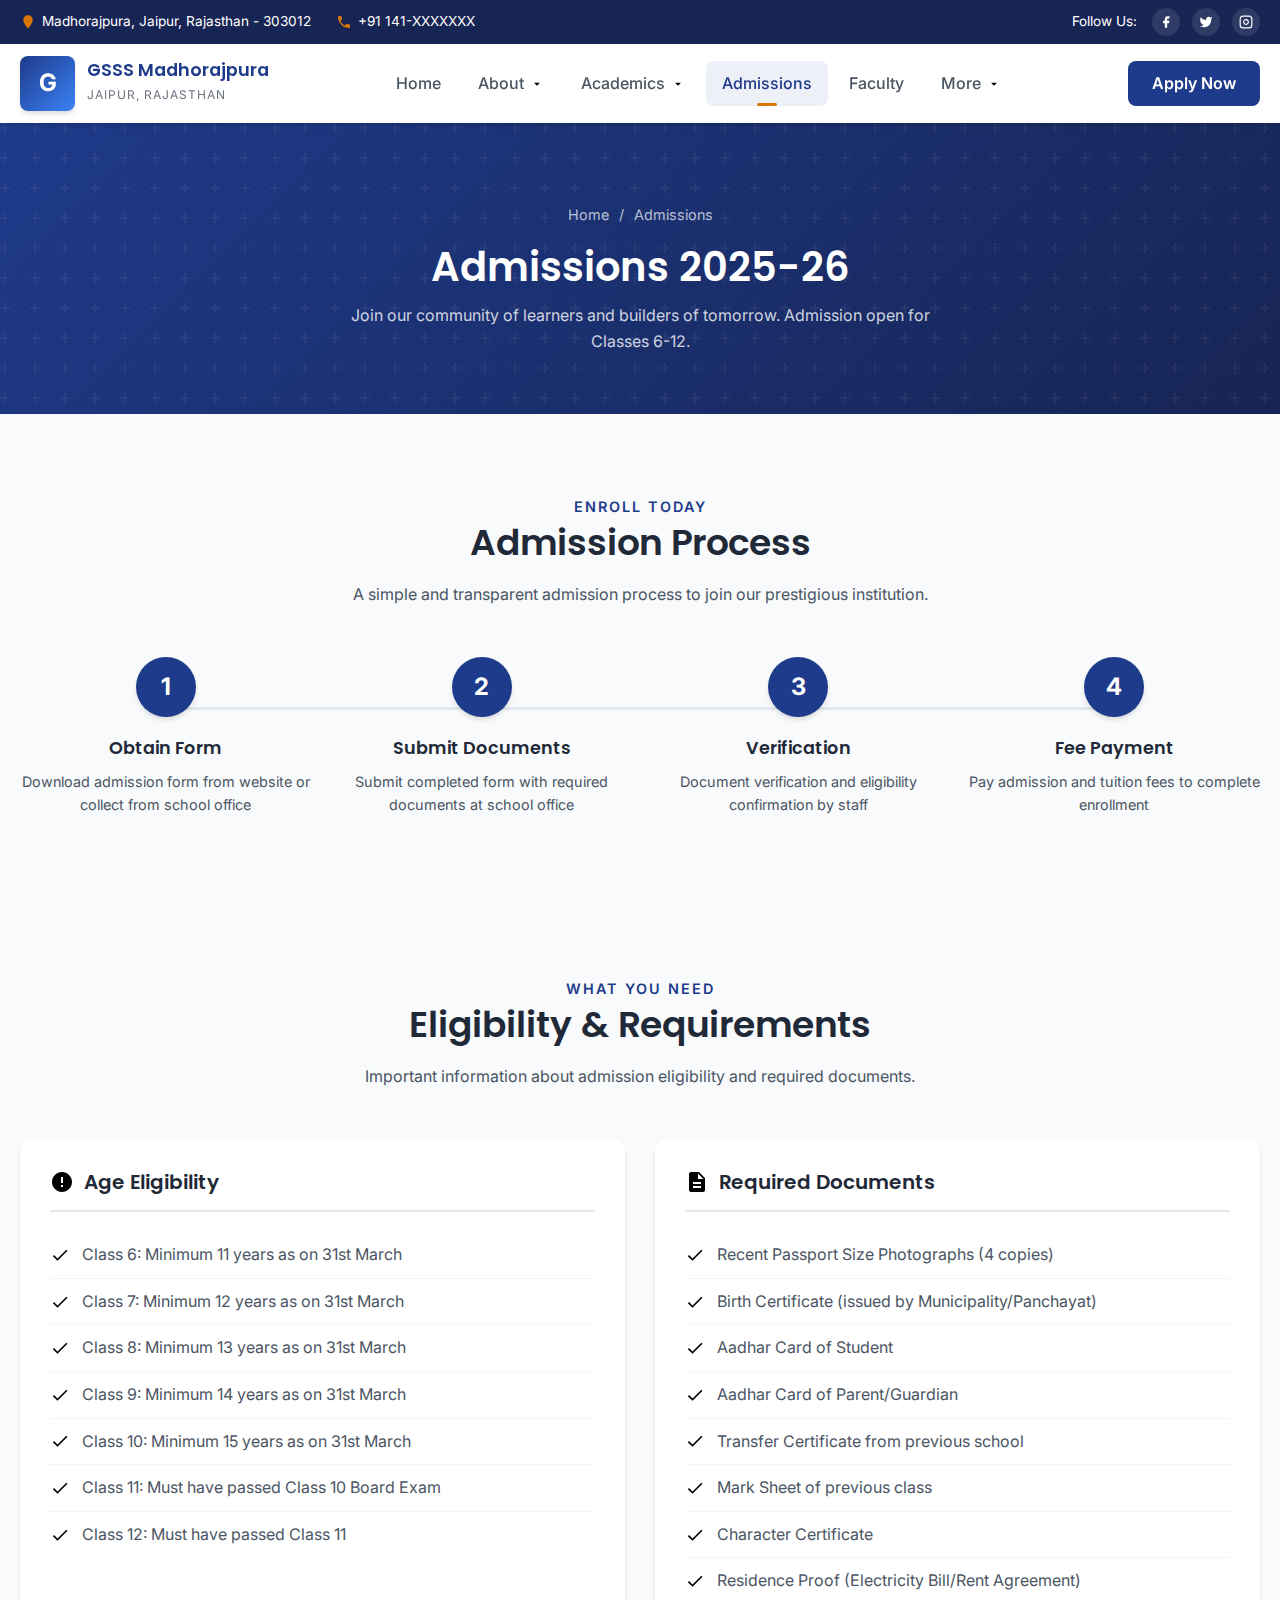
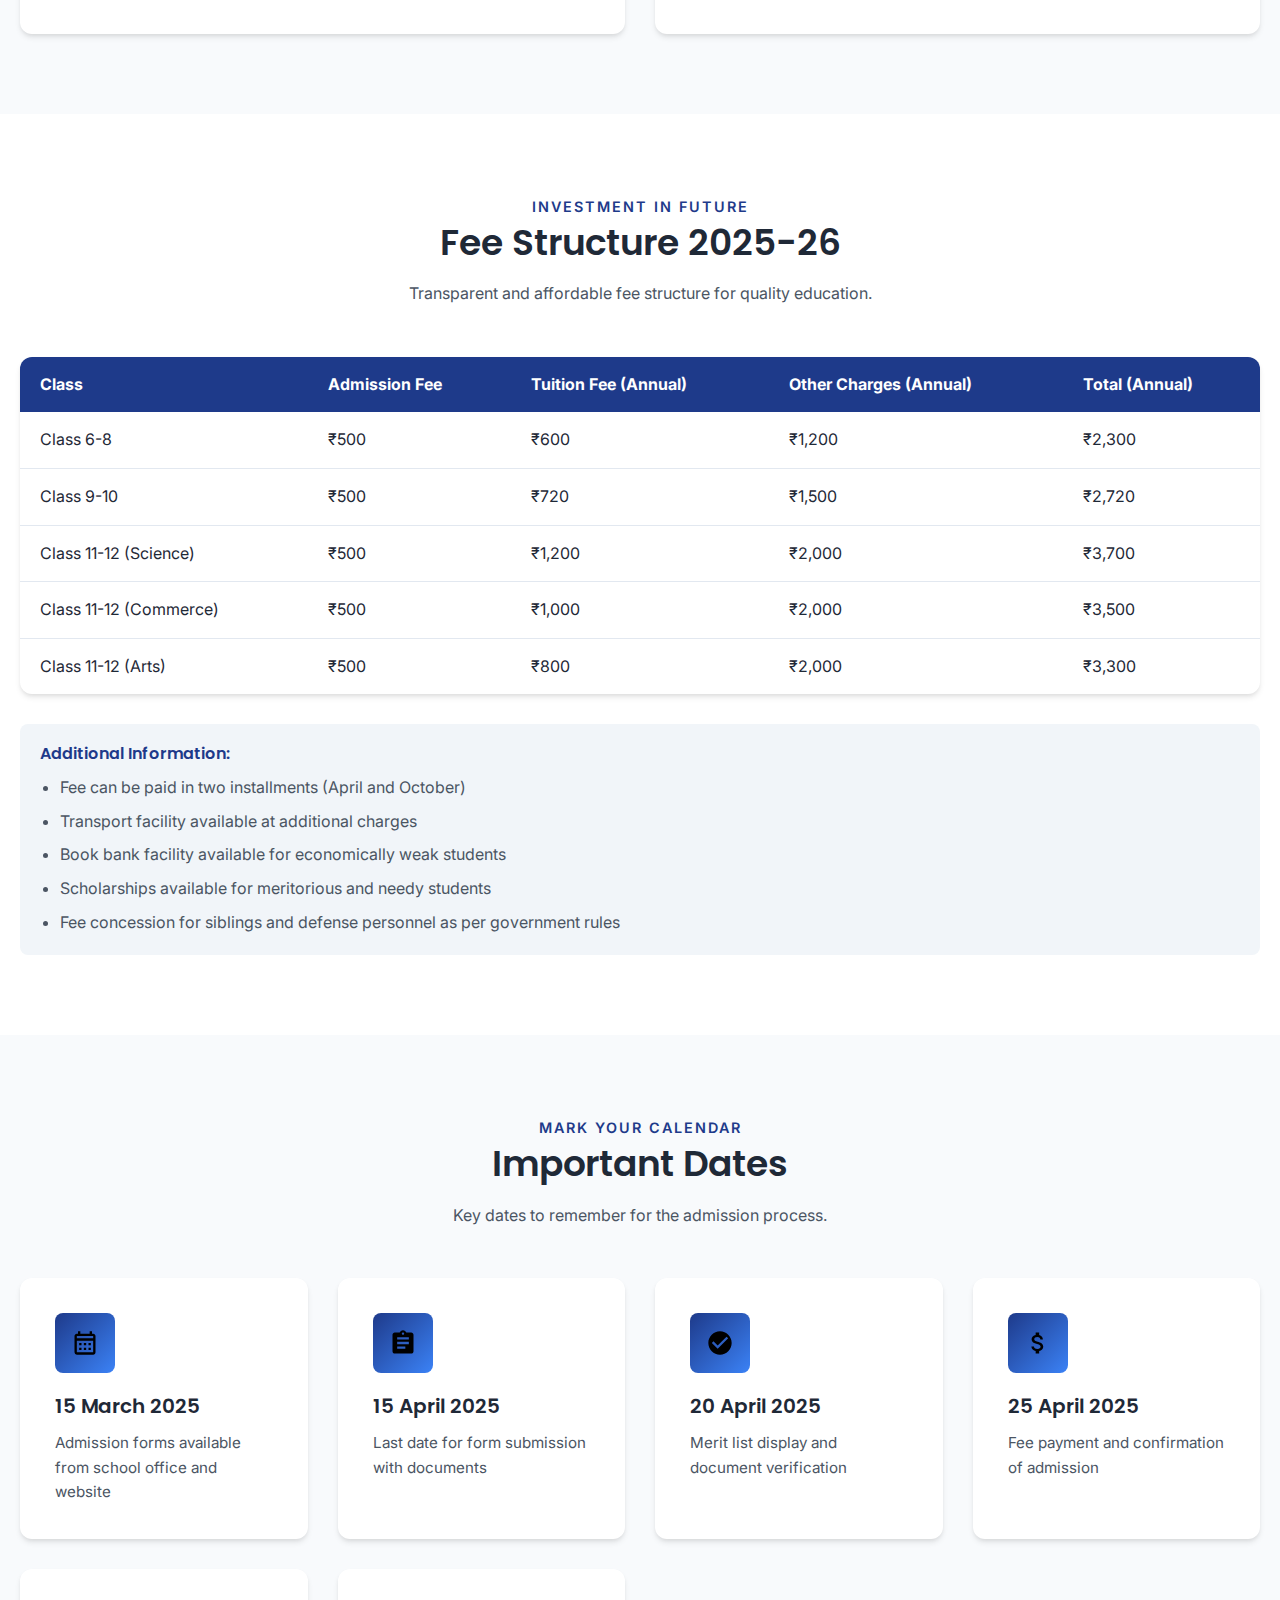
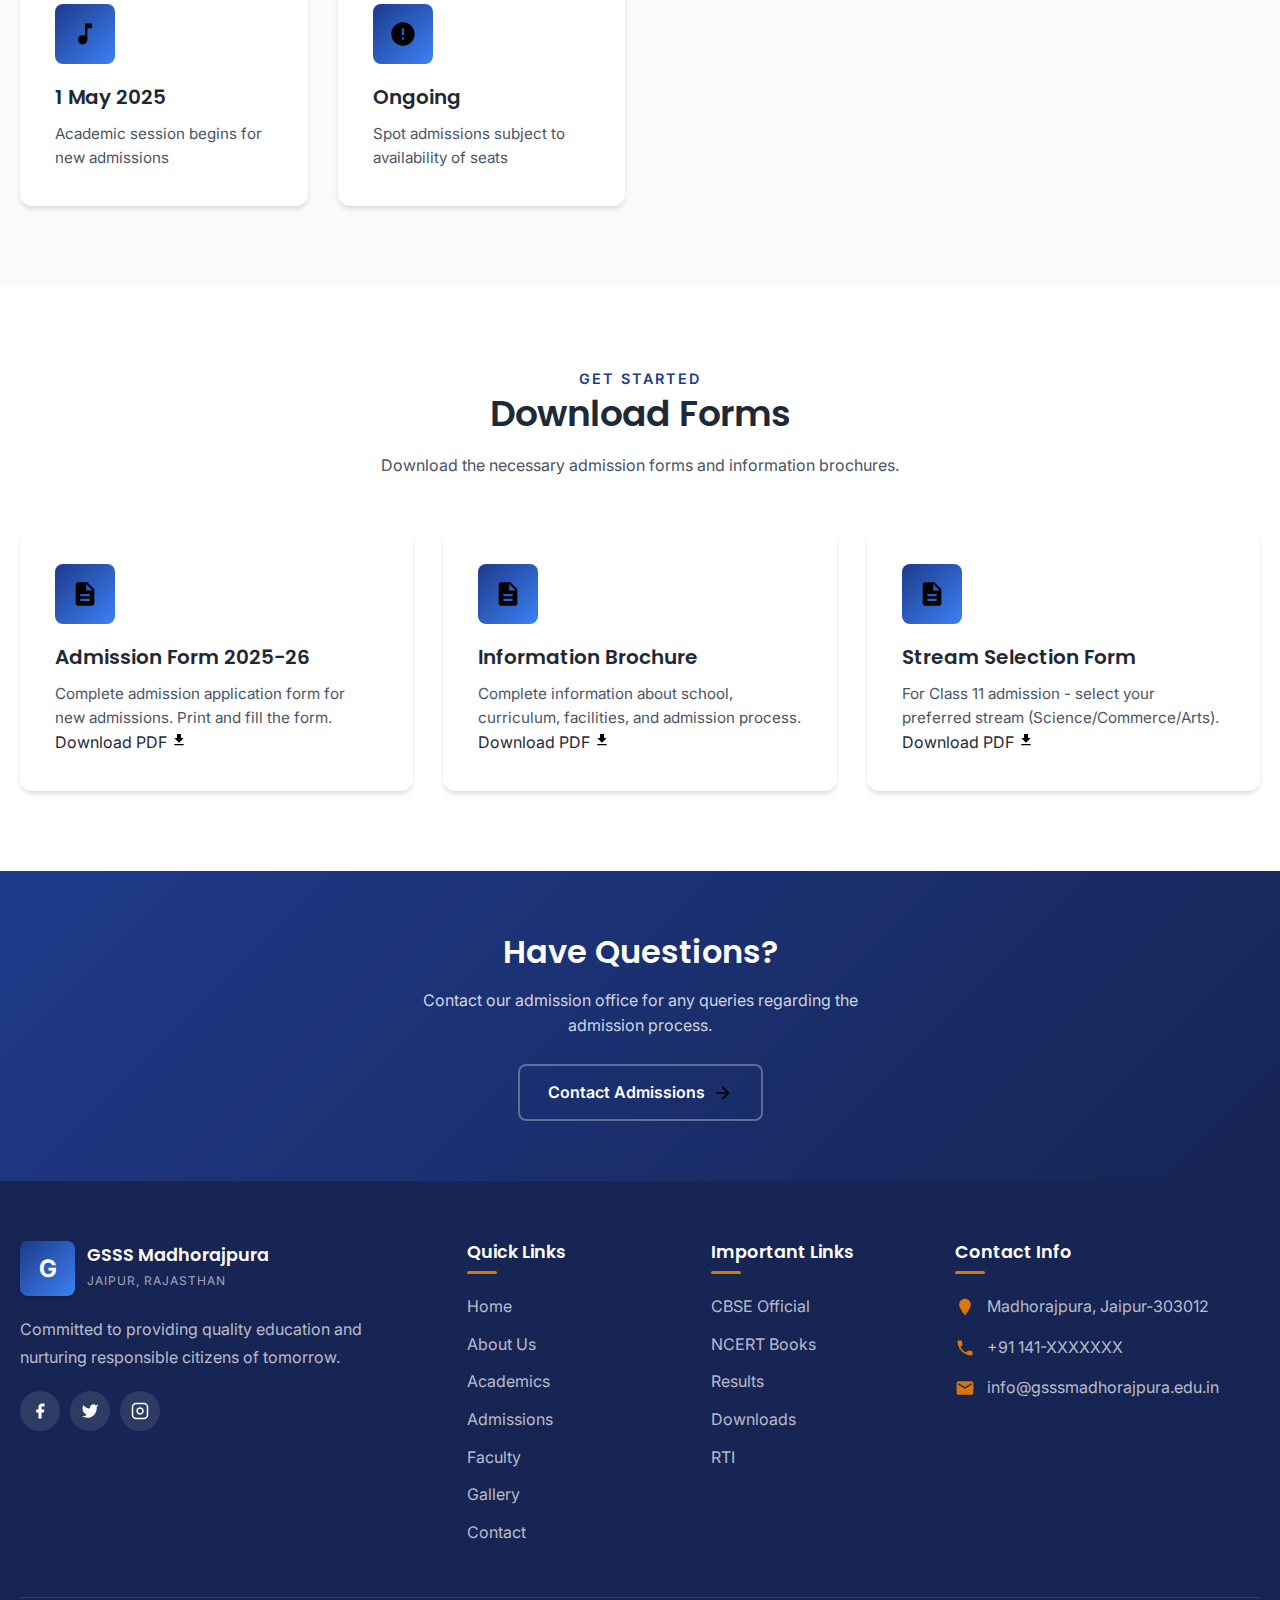
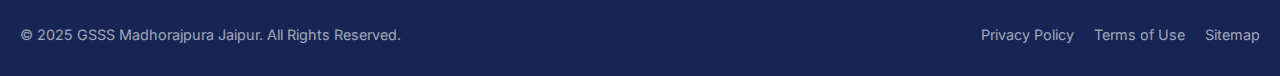
<file: admissions.html>
<!DOCTYPE html>
<html lang="en">
<head>
    <meta charset="UTF-8">
    <meta name="viewport" content="width=device-width, initial-scale=1.0">
    <meta name="description" content="Admissions at Government Senior Secondary School Madhorajpura Jaipur - Application process, requirements, fees, and important dates.">
    <meta name="keywords" content="GSSS Madhorajpura, Admissions, School Admission Jaipur, Application Form, Admission Process, Government School">
    <title>Admissions | GSSS Madhorajpura Jaipur</title>
    
    <link rel="preconnect" href="https://fonts.googleapis.com">
    <link rel="preconnect" href="https://fonts.gstatic.com" crossorigin>
    <link href="https://fonts.googleapis.com/css2?family=Inter:wght@400;500;600;700&family=Poppins:wght@600;700&display=swap" rel="stylesheet">
    <link rel="stylesheet" href="css/styles.css">
    <link rel="icon" type="image/svg+xml" href="data:image/svg+xml,%3Csvg xmlns='http://www.w3.org/2000/svg' viewBox='0 0 100 100'%3E%3Crect width='100' height='100' rx='10' fill='%231e3a8a'/%3E%3Ctext x='50' y='65' font-size='50' font-weight='bold' text-anchor='middle' fill='white'%3EG%3C/text%3E%3C/svg%3E">
</head>
<body>
    <!-- Top Bar -->
    <div class="top-bar">
        <div class="container">
            <div class="top-bar-content">
                <div class="top-bar-left">
                    <span><svg viewBox="0 0 24 24" width="16" height="16"><path d="M12 2C8.13 2 5 5.13 5 9c0 5.25 7 13 7 13s7-7.75 7-13c0-3.87-3.13-7-7-7z"/></svg> Madhorajpura, Jaipur, Rajasthan - 303012</span>
                    <span><svg viewBox="0 0 24 24" width="16" height="16"><path d="M6.62 10.79c1.44 2.83 3.76 5.14 6.59 6.59l2.2-2.2c.27-.27.67-.36 1.02-.24 1.12.37 2.33.57 3.57.57.55 0 1 .45 1 1V20c0 .55-.45 1-1 1-9.39 0-17-7.61-17-17 0-.55.45-1 1-1h3.5c.55 0 1 .45 1 1 0 1.25.2 2.45.57 3.57.11.35.03.74-.25 1.02l-2.2 2.2z"/></svg> +91 141-XXXXXXX</span>
                </div>
                <div class="top-bar-right">
                    <span>Follow Us:</span>
                    <div class="social-links">
                        <a href="#" aria-label="Facebook"><svg viewBox="0 0 24 24" width="14" height="14"><path d="M18 2h-3a5 5 0 0 0-5 5v3H7v4h3v8h4v-8h3l1-4h-4V7a1 1 0 0 1 1-1h3z"/></svg></a>
                        <a href="#" aria-label="Twitter"><svg viewBox="0 0 24 24" width="14" height="14"><path d="M23 3a10.9 10.9 0 0 1-3.14 1.53 4.48 4.48 0 0 0-7.86 3v1A10.66 10.66 0 0 1 3 4s-4 9 5 13a11.64 11.64 0 0 1-7 2c9 5 20 0 20-11.5a4.5 4.5 0 0 0-.08-.83A7.72 7.72 0 0 0 23 3z"/></svg></a>
                        <a href="#" aria-label="Instagram"><svg viewBox="0 0 24 24" width="14" height="14"><rect x="2" y="2" width="20" height="20" rx="5" ry="5" fill="none" stroke="currentColor" stroke-width="2"/><path d="M16 11.37A4 4 0 1 1 12.63 8 4 4 0 0 1 16 11.37z" fill="none" stroke="currentColor" stroke-width="2"/><line x1="17.5" y1="6.5" x2="17.51" y2="6.5" stroke="currentColor" stroke-width="2"/></svg></a>
                    </div>
                </div>
            </div>
        </div>
    </div>

    <!-- Header -->
    <header class="header">
        <div class="container">
            <div class="header-content">
                <a href="index.html" class="logo">
                    <div class="logo-icon">G</div>
                    <div class="logo-text">
                        <h1>GSSS Madhorajpura</h1>
                        <span>Jaipur, Rajasthan</span>
                    </div>
                </a>
                
                <nav class="nav-menu">
                    <a href="index.html" class="nav-link">Home</a>
                    <div class="dropdown">
                        <a href="about.html" class="nav-link dropdown-toggle">
                            About
                            <svg viewBox="0 0 24 24" width="14" height="14"><path d="M7 10l5 5 5-5z"/></svg>
                        </a>
                        <div class="dropdown-menu">
                            <a href="about.html#history">Our History</a>
                            <a href="about.html#mission">Mission & Vision</a>
                            <a href="about.html#principal">Principal's Message</a>
                            <a href="about.html#values">Core Values</a>
                        </div>
                    </div>
                    <div class="dropdown">
                        <a href="academics.html" class="nav-link dropdown-toggle">
                            Academics
                            <svg viewBox="0 0 24 24" width="14" height="14"><path d="M7 10l5 5 5-5z"/></svg>
                        </a>
                        <div class="dropdown-menu">
                            <a href="academics.html#curriculum">Curriculum</a>
                            <a href="academics.html#streams">Streams</a>
                            <a href="academics.html#methodology">Teaching Methodology</a>
                            <a href="academics.html#calendar">Academic Calendar</a>
                        </div>
                    </div>
                    <a href="admissions.html" class="nav-link active">Admissions</a>
                    <a href="faculty.html" class="nav-link">Faculty</a>
                    <div class="dropdown">
                        <a href="#" class="nav-link dropdown-toggle">
                            More
                            <svg viewBox="0 0 24 24" width="14" height="14"><path d="M7 10l5 5 5-5z"/></svg>
                        </a>
                        <div class="dropdown-menu">
                            <a href="gallery.html">Gallery</a>
                            <a href="achievements.html">Achievements</a>
                            <a href="contact.html">Contact</a>
                        </div>
                    </div>
                </nav>
                
                <a href="admissions.html" class="header-cta">Apply Now</a>
                
                <div class="mobile-toggle"><span></span><span></span><span></span></div>
            </div>
        </div>
    </header>

    <!-- Page Header -->
    <section class="page-header">
        <div class="container">
            <div class="page-header-content">
                <div class="breadcrumb">
                    <a href="index.html">Home</a>
                    <span>/</span>
                    <span>Admissions</span>
                </div>
                <h1>Admissions 2025-26</h1>
                <p>Join our community of learners and builders of tomorrow. Admission open for Classes 6-12.</p>
            </div>
        </div>
    </section>

    <!-- Admission Overview -->
    <section class="section admissions-intro">
        <div class="container">
            <div class="section-header">
                <span class="section-subtitle">Enroll Today</span>
                <h2 class="section-title">Admission Process</h2>
                <p class="section-description">A simple and transparent admission process to join our prestigious institution.</p>
            </div>
            
            <div class="process-steps">
                <div class="process-step">
                    <div class="step-number">1</div>
                    <h4>Obtain Form</h4>
                    <p>Download admission form from website or collect from school office</p>
                </div>
                
                <div class="process-step">
                    <div class="step-number">2</div>
                    <h4>Submit Documents</h4>
                    <p>Submit completed form with required documents at school office</p>
                </div>
                
                <div class="process-step">
                    <div class="step-number">3</div>
                    <h4>Verification</h4>
                    <p>Document verification and eligibility confirmation by staff</p>
                </div>
                
                <div class="process-step">
                    <div class="step-number">4</div>
                    <h4>Fee Payment</h4>
                    <p>Pay admission and tuition fees to complete enrollment</p>
                </div>
            </div>
        </div>
    </section>

    <!-- Eligibility & Requirements -->
    <section class="section requirements-section">
        <div class="container">
            <div class="section-header">
                <span class="section-subtitle">What You Need</span>
                <h2 class="section-title">Eligibility & Requirements</h2>
                <p class="section-description">Important information about admission eligibility and required documents.</p>
            </div>
            
            <div class="requirements-grid">
                <div class="requirement-card">
                    <h3>
                        <svg viewBox="0 0 24 24" width="24" height="24"><path d="M12 2C6.48 2 2 6.48 2 12s4.48 10 10 10 10-4.48 10-10S17.52 2 12 2zm1 15h-2v-2h2v2zm0-4h-2V7h2v6z"/></svg>
                        Age Eligibility
                    </h3>
                    <ul class="checklist">
                        <li><svg viewBox="0 0 24 24" width="20" height="20"><path d="M9 16.17L4.83 12l-1.42 1.41L9 19 21 7l-1.41-1.41z"/></svg> Class 6: Minimum 11 years as on 31st March</li>
                        <li><svg viewBox="0 0 24 24" width="20" height="20"><path d="M9 16.17L4.83 12l-1.42 1.41L9 19 21 7l-1.41-1.41z"/></svg> Class 7: Minimum 12 years as on 31st March</li>
                        <li><svg viewBox="0 0 24 24" width="20" height="20"><path d="M9 16.17L4.83 12l-1.42 1.41L9 19 21 7l-1.41-1.41z"/></svg> Class 8: Minimum 13 years as on 31st March</li>
                        <li><svg viewBox="0 0 24 24" width="20" height="20"><path d="M9 16.17L4.83 12l-1.42 1.41L9 19 21 7l-1.41-1.41z"/></svg> Class 9: Minimum 14 years as on 31st March</li>
                        <li><svg viewBox="0 0 24 24" width="20" height="20"><path d="M9 16.17L4.83 12l-1.42 1.41L9 19 21 7l-1.41-1.41z"/></svg> Class 10: Minimum 15 years as on 31st March</li>
                        <li><svg viewBox="0 0 24 24" width="20" height="20"><path d="M9 16.17L4.83 12l-1.42 1.41L9 19 21 7l-1.41-1.41z"/></svg> Class 11: Must have passed Class 10 Board Exam</li>
                        <li><svg viewBox="0 0 24 24" width="20" height="20"><path d="M9 16.17L4.83 12l-1.42 1.41L9 19 21 7l-1.41-1.41z"/></svg> Class 12: Must have passed Class 11</li>
                    </ul>
                </div>
                
                <div class="requirement-card">
                    <h3>
                        <svg viewBox="0 0 24 24" width="24" height="24"><path d="M14 2H6c-1.1 0-1.99.9-1.99 2L4 20c0 1.1.89 2 1.99 2H18c1.1 0 2-.9 2-2V8l-6-6zm2 16H8v-2h8v2zm0-4H8v-2h8v2zm-3-5V3.5L18.5 9H13z"/></svg>
                        Required Documents
                    </h3>
                    <ul class="checklist">
                        <li><svg viewBox="0 0 24 24" width="20" height="20"><path d="M9 16.17L4.83 12l-1.42 1.41L9 19 21 7l-1.41-1.41z"/></svg> Recent Passport Size Photographs (4 copies)</li>
                        <li><svg viewBox="0 0 24 24" width="20" height="20"><path d="M9 16.17L4.83 12l-1.42 1.41L9 19 21 7l-1.41-1.41z"/></svg> Birth Certificate (issued by Municipality/Panchayat)</li>
                        <li><svg viewBox="0 0 24 24" width="20" height="20"><path d="M9 16.17L4.83 12l-1.42 1.41L9 19 21 7l-1.41-1.41z"/></svg> Aadhar Card of Student</li>
                        <li><svg viewBox="0 0 24 24" width="20" height="20"><path d="M9 16.17L4.83 12l-1.42 1.41L9 19 21 7l-1.41-1.41z"/></svg> Aadhar Card of Parent/Guardian</li>
                        <li><svg viewBox="0 0 24 24" width="20" height="20"><path d="M9 16.17L4.83 12l-1.42 1.41L9 19 21 7l-1.41-1.41z"/></svg> Transfer Certificate from previous school</li>
                        <li><svg viewBox="0 0 24 24" width="20" height="20"><path d="M9 16.17L4.83 12l-1.42 1.41L9 19 21 7l-1.41-1.41z"/></svg> Mark Sheet of previous class</li>
                        <li><svg viewBox="0 0 24 24" width="20" height="20"><path d="M9 16.17L4.83 12l-1.42 1.41L9 19 21 7l-1.41-1.41z"/></svg> Character Certificate</li>
                        <li><svg viewBox="0 0 24 24" width="20" height="20"><path d="M9 16.17L4.83 12l-1.42 1.41L9 19 21 7l-1.41-1.41z"/></svg> Residence Proof (Electricity Bill/Rent Agreement)</li>
                    </ul>
                </div>
            </div>
        </div>
    </section>

    <!-- Fee Structure -->
    <section class="section fee-structure">
        <div class="container">
            <div class="section-header">
                <span class="section-subtitle">Investment in Future</span>
                <h2 class="section-title">Fee Structure 2025-26</h2>
                <p class="section-description">Transparent and affordable fee structure for quality education.</p>
            </div>
            
            <table class="fee-table">
                <thead>
                    <tr>
                        <th>Class</th>
                        <th>Admission Fee</th>
                        <th>Tuition Fee (Annual)</th>
                        <th>Other Charges (Annual)</th>
                        <th>Total (Annual)</th>
                    </tr>
                </thead>
                <tbody>
                    <tr>
                        <td>Class 6-8</td>
                        <td>₹500</td>
                        <td>₹600</td>
                        <td>₹1,200</td>
                        <td>₹2,300</td>
                    </tr>
                    <tr>
                        <td>Class 9-10</td>
                        <td>₹500</td>
                        <td>₹720</td>
                        <td>₹1,500</td>
                        <td>₹2,720</td>
                    </tr>
                    <tr>
                        <td>Class 11-12 (Science)</td>
                        <td>₹500</td>
                        <td>₹1,200</td>
                        <td>₹2,000</td>
                        <td>₹3,700</td>
                    </tr>
                    <tr>
                        <td>Class 11-12 (Commerce)</td>
                        <td>₹500</td>
                        <td>₹1,000</td>
                        <td>₹2,000</td>
                        <td>₹3,500</td>
                    </tr>
                    <tr>
                        <td>Class 11-12 (Arts)</td>
                        <td>₹500</td>
                        <td>₹800</td>
                        <td>₹2,000</td>
                        <td>₹3,300</td>
                    </tr>
                </tbody>
            </table>
            
            <div style="margin-top: 30px; padding: 20px; background: #f1f5f9; border-radius: 8px;">
                <h4 style="margin-bottom: 10px; color: #1e3a8a;">Additional Information:</h4>
                <ul style="list-style: disc; padding-left: 20px; color: #4b5563;">
                    <li style="margin-bottom: 8px;">Fee can be paid in two installments (April and October)</li>
                    <li style="margin-bottom: 8px;">Transport facility available at additional charges</li>
                    <li style="margin-bottom: 8px;">Book bank facility available for economically weak students</li>
                    <li style="margin-bottom: 8px;">Scholarships available for meritorious and needy students</li>
                    <li>Fee concession for siblings and defense personnel as per government rules</li>
                </ul>
            </div>
        </div>
    </section>

    <!-- Important Dates -->
    <section class="section bg-light">
        <div class="container">
            <div class="section-header">
                <span class="section-subtitle">Mark Your Calendar</span>
                <h2 class="section-title">Important Dates</h2>
                <p class="section-description">Key dates to remember for the admission process.</p>
            </div>
            
            <div class="features-grid">
                <div class="feature-card">
                    <div class="feature-icon">
                        <svg viewBox="0 0 24 24" width="28" height="28"><path d="M19 4h-1V2h-2v2H8V2H6v2H5c-1.11 0-1.99.9-1.99 2L3 20a2 2 0 0 0 2 2h14c1.1 0 2-.9 2-2V6c0-1.1-.9-2-2-2zm0 16H5V10h14v10zm0-12H5V6h14v2zM9 14H7v-2h2v2zm4 0h-2v-2h2v2zm4 0h-2v-2h2v2zm-8 4H7v-2h2v2zm4 0h-2v-2h2v2zm4 0h-2v-2h2v2z"/></svg>
                    </div>
                    <h3>15 March 2025</h3>
                    <p>Admission forms available from school office and website</p>
                </div>
                
                <div class="feature-card">
                    <div class="feature-icon">
                        <svg viewBox="0 0 24 24" width="28" height="28"><path d="M19 3h-4.18C14.4 1.84 13.3 1 12 1c-1.3 0-2.4.84-2.82 2H5c-1.1 0-2 .9-2 2v14c0 1.1.9 2 2 2h14c1.1 0 2-.9 2-2V5c0-1.1-.9-2-2-2zm-7 0c.55 0 1 .45 1 1s-.45 1-1 1-1-.45-1-1 .45-1 1-1zm2 14H7v-2h7v2zm3-4H7v-2h10v2zm0-4H7V7h10v2z"/></svg>
                    </div>
                    <h3>15 April 2025</h3>
                    <p>Last date for form submission with documents</p>
                </div>
                
                <div class="feature-card">
                    <div class="feature-icon">
                        <svg viewBox="0 0 24 24" width="28" height="28"><path d="M12 2C6.48 2 2 6.48 2 12s4.48 10 10 10 10-4.48 10-10S17.52 2 12 2zm-2 15l-5-5 1.41-1.41L10 14.17l7.59-7.59L19 8l-9 9z"/></svg>
                    </div>
                    <h3>20 April 2025</h3>
                    <p>Merit list display and document verification</p>
                </div>
                
                <div class="feature-card">
                    <div class="feature-icon">
                        <svg viewBox="0 0 24 24" width="28" height="28"><path d="M11.8 10.9c-2.27-.59-3-1.2-3-2.15 0-1.09 1.01-1.85 2.7-1.85 1.78 0 2.44.85 2.5 2.1h2.21c-.07-1.72-1.12-3.3-3.21-3.81V3h-3v2.16c-1.94.42-3.5 1.68-3.5 3.61 0 2.31 1.91 3.46 4.7 4.13 2.5.6 3 1.48 3 2.41 0 .69-.49 1.79-2.7 1.79-2.06 0-2.87-.92-2.98-2.1h-2.2c.12 2.19 1.76 3.42 3.68 3.83V21h3v-2.15c1.95-.37 3.5-1.5 3.5-3.55 0-2.84-2.43-3.81-4.7-4.4z"/></svg>
                    </div>
                    <h3>25 April 2025</h3>
                    <p>Fee payment and confirmation of admission</p>
                </div>
                
                <div class="feature-card">
                    <div class="feature-icon">
                        <svg viewBox="0 0 24 24" width="28" height="28"><path d="M12 3v10.55c-.59-.34-1.27-.55-2-.55-2.21 0-4 1.79-4 4s1.79 4 4 4 4-1.79 4-4V7h4V3h-6z"/></svg>
                    </div>
                    <h3>1 May 2025</h3>
                    <p>Academic session begins for new admissions</p>
                </div>
                
                <div class="feature-card">
                    <div class="feature-icon">
                        <svg viewBox="0 0 24 24" width="28" height="28"><path d="M12 2C6.48 2 2 6.48 2 12s4.48 10 10 10 10-4.48 10-10S17.52 2 12 2zm1 15h-2v-2h2v2zm0-4h-2V7h2v6z"/></svg>
                    </div>
                    <h3>Ongoing</h3>
                    <p>Spot admissions subject to availability of seats</p>
                </div>
            </div>
        </div>
    </section>

    <!-- Download Section -->
    <section class="section">
        <div class="container">
            <div class="section-header">
                <span class="section-subtitle">Get Started</span>
                <h2 class="section-title">Download Forms</h2>
                <p class="section-description">Download the necessary admission forms and information brochures.</p>
            </div>
            
            <div class="features-grid">
                <div class="feature-card" style="cursor: pointer;">
                    <div class="feature-icon">
                        <svg viewBox="0 0 24 24" width="28" height="28"><path d="M14 2H6c-1.1 0-1.99.9-1.99 2L4 20c0 1.1.89 2 1.99 2H18c1.1 0 2-.9 2-2V8l-6-6zm2 16H8v-2h8v2zm0-4H8v-2h8v2zm-3-5V3.5L18.5 9H13z"/></svg>
                    </div>
                    <h3>Admission Form 2025-26</h3>
                    <p>Complete admission application form for new admissions. Print and fill the form.</p>
                    <a href="#" class="btn-link" onclick="GSSSMadhorajpura.showNotification('Download started!', 'success'); return false;">
                        Download PDF
                        <svg viewBox="0 0 24 24" width="16" height="16"><path d="M19 9h-4V3H9v6H5l7 7 7-7zM5 18v2h14v-2H5z"/></svg>
                    </a>
                </div>
                
                <div class="feature-card" style="cursor: pointer;">
                    <div class="feature-icon">
                        <svg viewBox="0 0 24 24" width="28" height="28"><path d="M14 2H6c-1.1 0-1.99.9-1.99 2L4 20c0 1.1.89 2 1.99 2H18c1.1 0 2-.9 2-2V8l-6-6zm2 16H8v-2h8v2zm0-4H8v-2h8v2zm-3-5V3.5L18.5 9H13z"/></svg>
                    </div>
                    <h3>Information Brochure</h3>
                    <p>Complete information about school, curriculum, facilities, and admission process.</p>
                    <a href="#" class="btn-link" onclick="GSSSMadhorajpura.showNotification('Download started!', 'success'); return false;">
                        Download PDF
                        <svg viewBox="0 0 24 24" width="16" height="16"><path d="M19 9h-4V3H9v6H5l7 7 7-7zM5 18v2h14v-2H5z"/></svg>
                    </a>
                </div>
                
                <div class="feature-card" style="cursor: pointer;">
                    <div class="feature-icon">
                        <svg viewBox="0 0 24 24" width="28" height="28"><path d="M14 2H6c-1.1 0-1.99.9-1.99 2L4 20c0 1.1.89 2 1.99 2H18c1.1 0 2-.9 2-2V8l-6-6zm2 16H8v-2h8v2zm0-4H8v-2h8v2zm-3-5V3.5L18.5 9H13z"/></svg>
                    </div>
                    <h3>Stream Selection Form</h3>
                    <p>For Class 11 admission - select your preferred stream (Science/Commerce/Arts).</p>
                    <a href="#" class="btn-link" onclick="GSSSMadhorajpura.showNotification('Download started!', 'success'); return false;">
                        Download PDF
                        <svg viewBox="0 0 24 24" width="16" height="16"><path d="M19 9h-4V3H9v6H5l7 7 7-7zM5 18v2h14v-2H5z"/></svg>
                    </a>
                </div>
            </div>
        </div>
    </section>

    <!-- CTA Section -->
    <section class="cta-section">
        <div class="container">
            <h2>Have Questions?</h2>
            <p>Contact our admission office for any queries regarding the admission process.</p>
            <a href="contact.html" class="btn-secondary">
                Contact Admissions
                <svg viewBox="0 0 24 24" width="20" height="20"><path d="M12 4l-1.41 1.41L16.17 11H4v2h12.17l-5.58 5.59L12 20l8-8z"/></svg>
            </a>
        </div>
    </section>

    <!-- Footer -->
    <footer class="footer">
        <div class="container">
            <div class="footer-grid">
                <div class="footer-about">
                    <div class="logo">
                        <div class="logo-icon">G</div>
                        <div class="logo-text">
                            <h1>GSSS Madhorajpura</h1>
                            <span>Jaipur, Rajasthan</span>
                        </div>
                    </div>
                    <p>Committed to providing quality education and nurturing responsible citizens of tomorrow.</p>
                    <div class="footer-social">
                        <a href="#" aria-label="Facebook"><svg viewBox="0 0 24 24" width="18" height="18"><path d="M18 2h-3a5 5 0 0 0-5 5v3H7v4h3v8h4v-8h3l1-4h-4V7a1 1 0 0 1 1-1h3z"/></svg></a>
                        <a href="#" aria-label="Twitter"><svg viewBox="0 0 24 24" width="18" height="18"><path d="M23 3a10.9 10.9 0 0 1-3.14 1.53 4.48 4.48 0 0 0-7.86 3v1A10.66 10.66 0 0 1 3 4s-4 9 5 13a11.64 11.64 0 0 1-7 2c9 5 20 0 20-11.5a4.5 4.5 0 0 0-.08-.83A7.72 7.72 0 0 0 23 3z"/></svg></a>
                        <a href="#" aria-label="Instagram"><svg viewBox="0 0 24 24" width="18" height="18"><rect x="2" y="2" width="20" height="20" rx="5" ry="5" fill="none" stroke="currentColor" stroke-width="2"/><path d="M16 11.37A4 4 0 1 1 12.63 8 4 4 0 0 1 16 11.37z" fill="none" stroke="currentColor" stroke-width="2"/><line x1="17.5" y1="6.5" x2="17.51" y2="6.5" stroke="currentColor" stroke-width="2"/></svg></a>
                    </div>
                </div>
                
                <div class="footer-links">
                    <h4>Quick Links</h4>
                    <ul>
                        <li><a href="index.html">Home</a></li>
                        <li><a href="about.html">About Us</a></li>
                        <li><a href="academics.html">Academics</a></li>
                        <li><a href="admissions.html">Admissions</a></li>
                        <li><a href="faculty.html">Faculty</a></li>
                        <li><a href="gallery.html">Gallery</a></li>
                        <li><a href="contact.html">Contact</a></li>
                    </ul>
                </div>
                
                <div class="footer-links">
                    <h4>Important Links</h4>
                    <ul>
                        <li><a href="#">CBSE Official</a></li>
                        <li><a href="#">NCERT Books</a></li>
                        <li><a href="#">Results</a></li>
                        <li><a href="#">Downloads</a></li>
                        <li><a href="#">RTI</a></li>
                    </ul>
                </div>
                
                <div class="footer-contact">
                    <h4>Contact Info</h4>
                    <ul>
                        <li><svg viewBox="0 0 24 24" width="20" height="20"><path d="M12 2C8.13 2 5 5.13 5 9c0 5.25 7 13 7 13s7-7.75 7-13c0-3.87-3.13-7-7-7z"/></svg><span>Madhorajpura, Jaipur-303012</span></li>
                        <li><svg viewBox="0 0 24 24" width="20" height="20"><path d="M6.62 10.79c1.44 2.83 3.76 5.14 6.59 6.59l2.2-2.2c.27-.27.67-.36 1.02-.24 1.12.37 2.33.57 3.57.57.55 0 1 .45 1 1V20c0 .55-.45 1-1 1-9.39 0-17-7.61-17-17 0-.55.45-1 1-1h3.5c.55 0 1 .45 1 1 0 1.25.2 2.45.57 3.57.11.35.03.74-.25 1.02l-2.2 2.2z"/></svg><span>+91 141-XXXXXXX</span></li>
                        <li><svg viewBox="0 0 24 24" width="20" height="20"><path d="M20 4H4c-1.1 0-1.99.9-1.99 2L2 18c0 1.1.9 2 2 2h16c1.1 0 2-.9 2-2V6c0-1.1-.9-2-2-2zm0 4l-8 5-8-5V6l8 5 8-5v2z"/></svg><span>info@gsssmadhorajpura.edu.in</span></li>
                    </ul>
                </div>
            </div>
            
            <div class="footer-bottom">
                <p>&copy; 2025 GSSS Madhorajpura Jaipur. All Rights Reserved.</p>
                <div class="footer-bottom-links">
                    <a href="#">Privacy Policy</a>
                    <a href="#">Terms of Use</a>
                    <a href="#">Sitemap</a>
                </div>
            </div>
        </div>
    </footer>

    <script src="js/main.js"></script>
</body>
</html>
</file>
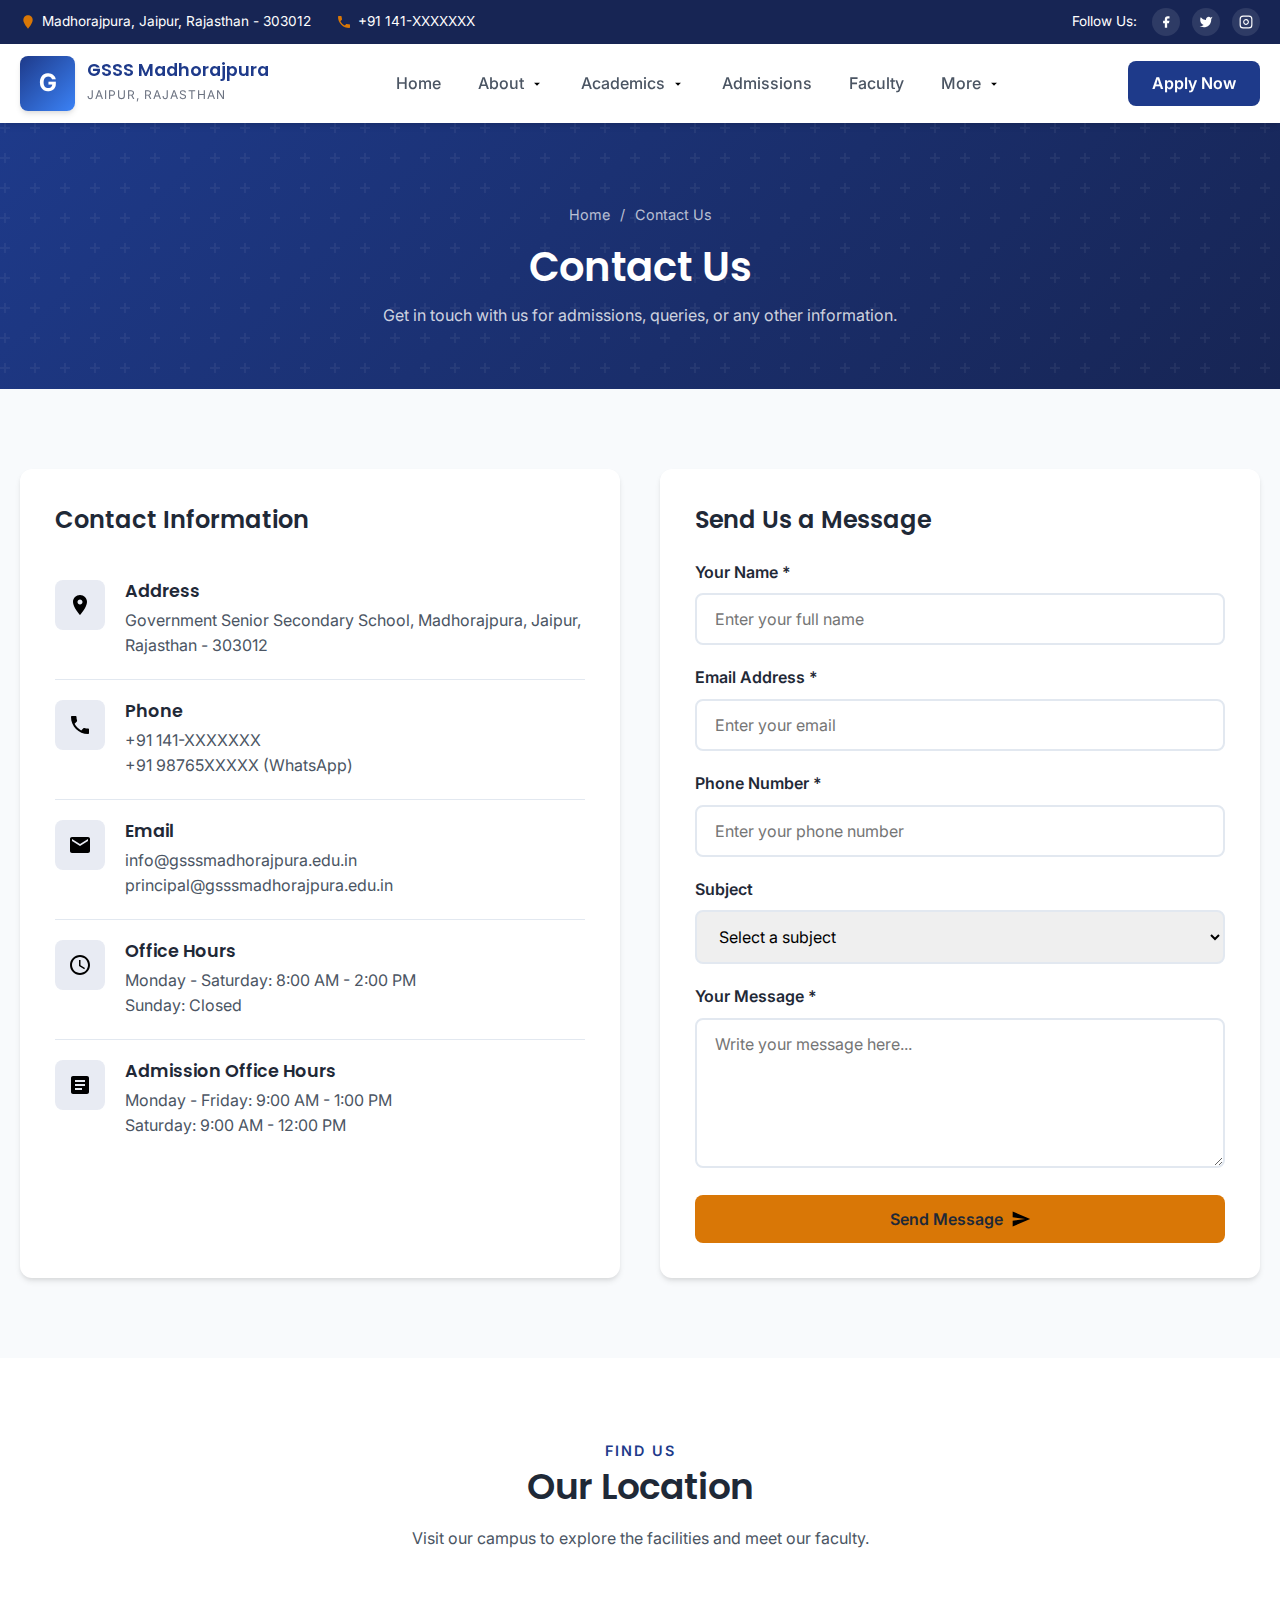
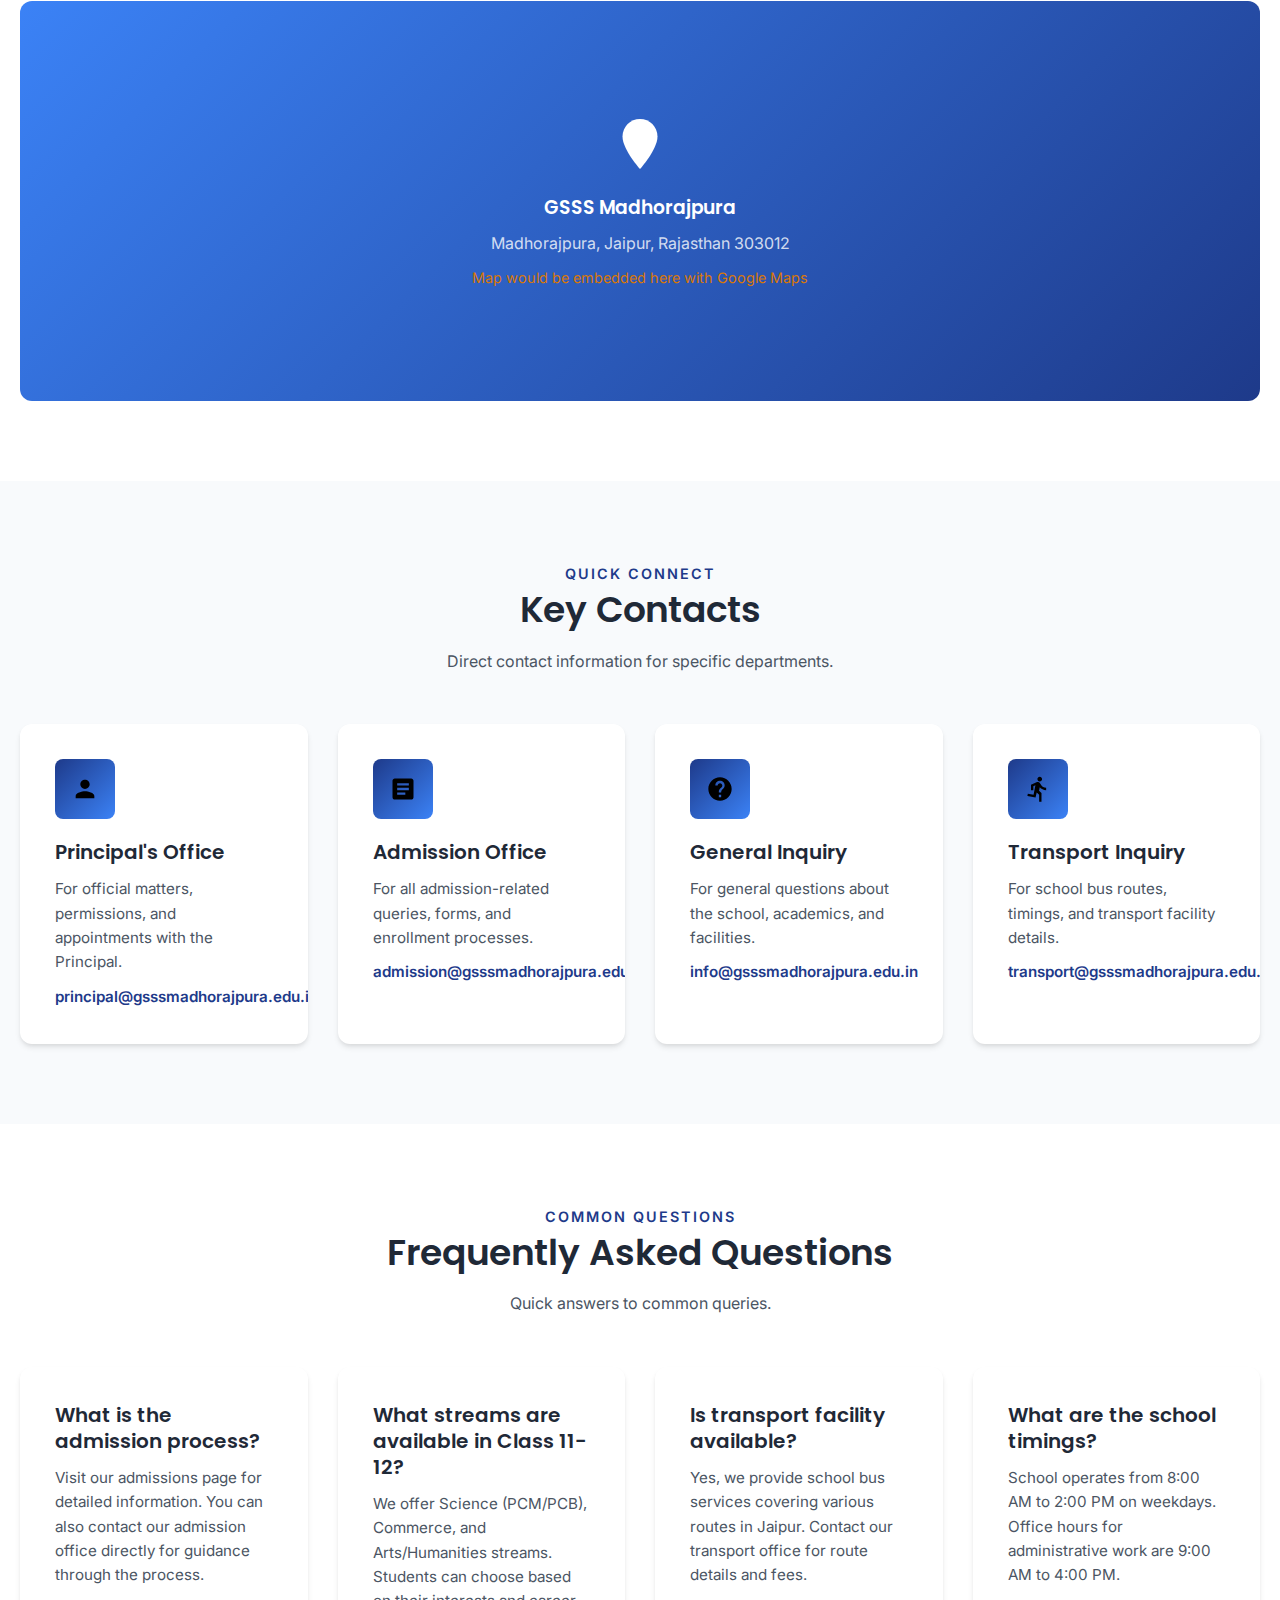
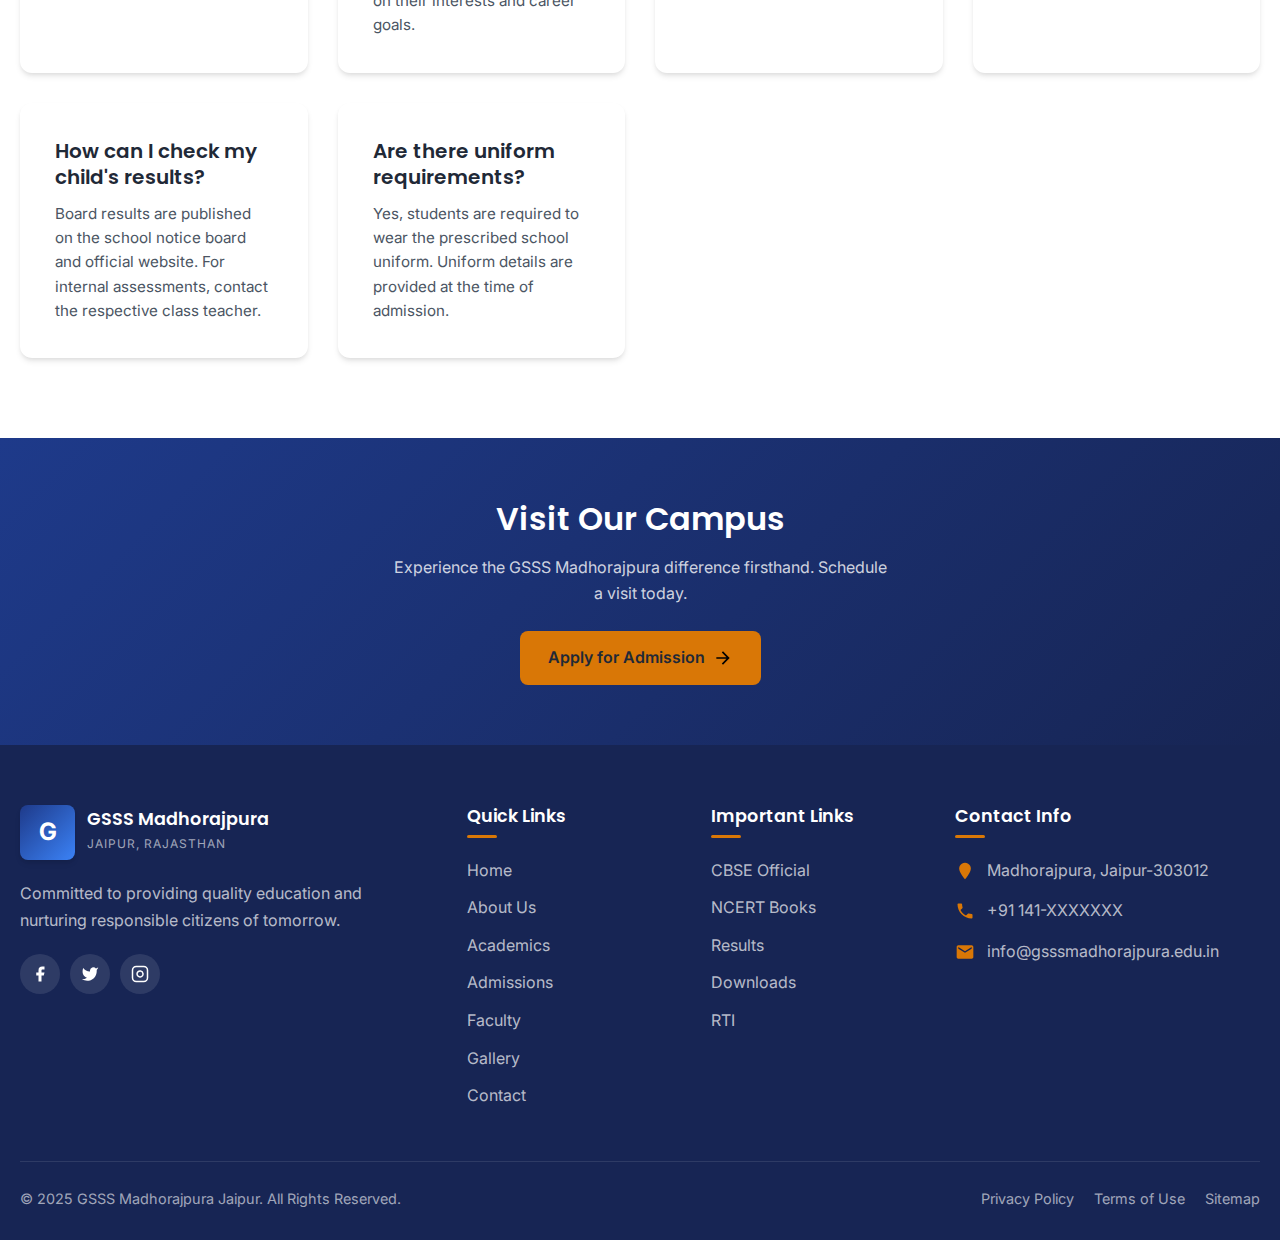
<file: contact.html>
<!DOCTYPE html>
<html lang="en">
<head>
    <meta charset="UTF-8">
    <meta name="viewport" content="width=device-width, initial-scale=1.0">
    <meta name="description" content="Contact Government Senior Secondary School Madhorajpura Jaipur - Get in touch with us for admissions, queries, and general information.">
    <meta name="keywords" content="GSSS Madhorajpura, Contact, Phone, Email, Address, Jaipur School Contact, Map">
    <title>Contact Us | GSSS Madhorajpura Jaipur</title>
    
    <link rel="preconnect" href="https://fonts.googleapis.com">
    <link rel="preconnect" href="https://fonts.gstatic.com" crossorigin>
    <link href="https://fonts.googleapis.com/css2?family=Inter:wght@400;500;600;700&family=Poppins:wght@600;700&display=swap" rel="stylesheet">
    <link rel="stylesheet" href="css/styles.css">
    <link rel="icon" type="image/svg+xml" href="data:image/svg+xml,%3Csvg xmlns='http://www.w3.org/2000/svg' viewBox='0 0 100 100'%3E%3Crect width='100' height='100' rx='10' fill='%231e3a8a'/%3E%3Ctext x='50' y='65' font-size='50' font-weight='bold' text-anchor='middle' fill='white'%3EG%3C/text%3E%3C/svg%3E">
</head>
<body>
    <!-- Top Bar -->
    <div class="top-bar">
        <div class="container">
            <div class="top-bar-content">
                <div class="top-bar-left">
                    <span><svg viewBox="0 0 24 24" width="16" height="16"><path d="M12 2C8.13 2 5 5.13 5 9c0 5.25 7 13 7 13s7-7.75 7-13c0-3.87-3.13-7-7-7z"/></svg> Madhorajpura, Jaipur, Rajasthan - 303012</span>
                    <span><svg viewBox="0 0 24 24" width="16" height="16"><path d="M6.62 10.79c1.44 2.83 3.76 5.14 6.59 6.59l2.2-2.2c.27-.27.67-.36 1.02-.24 1.12.37 2.33.57 3.57.57.55 0 1 .45 1 1V20c0 .55-.45 1-1 1-9.39 0-17-7.61-17-17 0-.55.45-1 1-1h3.5c.55 0 1 .45 1 1 0 1.25.2 2.45.57 3.57.11.35.03.74-.25 1.02l-2.2 2.2z"/></svg> +91 141-XXXXXXX</span>
                </div>
                <div class="top-bar-right">
                    <span>Follow Us:</span>
                    <div class="social-links">
                        <a href="#" aria-label="Facebook"><svg viewBox="0 0 24 24" width="14" height="14"><path d="M18 2h-3a5 5 0 0 0-5 5v3H7v4h3v8h4v-8h3l1-4h-4V7a1 1 0 0 1 1-1h3z"/></svg></a>
                        <a href="#" aria-label="Twitter"><svg viewBox="0 0 24 24" width="14" height="14"><path d="M23 3a10.9 10.9 0 0 1-3.14 1.53 4.48 4.48 0 0 0-7.86 3v1A10.66 10.66 0 0 1 3 4s-4 9 5 13a11.64 11.64 0 0 1-7 2c9 5 20 0 20-11.5a4.5 4.5 0 0 0-.08-.83A7.72 7.72 0 0 0 23 3z"/></svg></a>
                        <a href="#" aria-label="Instagram"><svg viewBox="0 0 24 24" width="14" height="14"><rect x="2" y="2" width="20" height="20" rx="5" ry="5" fill="none" stroke="currentColor" stroke-width="2"/><path d="M16 11.37A4 4 0 1 1 12.63 8 4 4 0 0 1 16 11.37z" fill="none" stroke="currentColor" stroke-width="2"/><line x1="17.5" y1="6.5" x2="17.51" y2="6.5" stroke="currentColor" stroke-width="2"/></svg></a>
                    </div>
                </div>
            </div>
        </div>
    </div>

    <!-- Header -->
    <header class="header">
        <div class="container">
            <div class="header-content">
                <a href="index.html" class="logo">
                    <div class="logo-icon">G</div>
                    <div class="logo-text">
                        <h1>GSSS Madhorajpura</h1>
                        <span>Jaipur, Rajasthan</span>
                    </div>
                </a>
                
                <nav class="nav-menu">
                    <a href="index.html" class="nav-link">Home</a>
                    <div class="dropdown">
                        <a href="about.html" class="nav-link dropdown-toggle">
                            About
                            <svg viewBox="0 0 24 24" width="14" height="14"><path d="M7 10l5 5 5-5z"/></svg>
                        </a>
                        <div class="dropdown-menu">
                            <a href="about.html#history">Our History</a>
                            <a href="about.html#mission">Mission & Vision</a>
                            <a href="about.html#principal">Principal's Message</a>
                            <a href="about.html#values">Core Values</a>
                        </div>
                    </div>
                    <div class="dropdown">
                        <a href="academics.html" class="nav-link dropdown-toggle">
                            Academics
                            <svg viewBox="0 0 24 24" width="14" height="14"><path d="M7 10l5 5 5-5z"/></svg>
                        </a>
                        <div class="dropdown-menu">
                            <a href="academics.html#curriculum">Curriculum</a>
                            <a href="academics.html#streams">Streams</a>
                            <a href="academics.html#methodology">Teaching Methodology</a>
                            <a href="academics.html#calendar">Academic Calendar</a>
                        </div>
                    </div>
                    <a href="admissions.html" class="nav-link">Admissions</a>
                    <a href="faculty.html" class="nav-link">Faculty</a>
                    <div class="dropdown">
                        <a href="#" class="nav-link dropdown-toggle">
                            More
                            <svg viewBox="0 0 24 24" width="14" height="14"><path d="M7 10l5 5 5-5z"/></svg>
                        </a>
                        <div class="dropdown-menu">
                            <a href="gallery.html">Gallery</a>
                            <a href="achievements.html">Achievements</a>
                            <a href="contact.html" class="active">Contact</a>
                        </div>
                    </div>
                </nav>
                
                <a href="admissions.html" class="header-cta">Apply Now</a>
                
                <div class="mobile-toggle"><span></span><span></span><span></span></div>
            </div>
        </div>
    </header>

    <!-- Page Header -->
    <section class="page-header">
        <div class="container">
            <div class="page-header-content">
                <div class="breadcrumb">
                    <a href="index.html">Home</a>
                    <span>/</span>
                    <span>Contact Us</span>
                </div>
                <h1>Contact Us</h1>
                <p>Get in touch with us for admissions, queries, or any other information.</p>
            </div>
        </div>
    </section>

    <!-- Contact Section -->
    <section class="section contact-section">
        <div class="container">
            <div class="contact-grid">
                <!-- Contact Info -->
                <div class="contact-info-card">
                    <h3 style="font-size: 1.5rem; margin-bottom: 25px; color: var(--text-dark);">Contact Information</h3>
                    
                    <div class="contact-info-item">
                        <div class="contact-icon">
                            <svg viewBox="0 0 24 24" width="24" height="24"><path d="M12 2C8.13 2 5 5.13 5 9c0 5.25 7 13 7 13s7-7.75 7-13c0-3.87-3.13-7-7-7zm0 9.5c-1.38 0-2.5-1.12-2.5-2.5s1.12-2.5 2.5-2.5 2.5 1.12 2.5 2.5-1.12 2.5-2.5 2.5z"/></svg>
                        </div>
                        <div class="contact-item-content">
                            <h4>Address</h4>
                            <p>Government Senior Secondary School, Madhorajpura, Jaipur, Rajasthan - 303012</p>
                        </div>
                    </div>
                    
                    <div class="contact-info-item">
                        <div class="contact-icon">
                            <svg viewBox="0 0 24 24" width="24" height="24"><path d="M6.62 10.79c1.44 2.83 3.76 5.14 6.59 6.59l2.2-2.2c.27-.27.67-.36 1.02-.24 1.12.37 2.33.57 3.57.57.55 0 1 .45 1 1V20c0 .55-.45 1-1 1-9.39 0-17-7.61-17-17 0-.55.45-1 1-1h3.5c.55 0 1 .45 1 1 0 1.25.2 2.45.57 3.57.11.35.03.74-.25 1.02l-2.2 2.2z"/></svg>
                        </div>
                        <div class="contact-item-content">
                            <h4>Phone</h4>
                            <p>+91 141-XXXXXXX<br>+91 98765XXXXX (WhatsApp)</p>
                        </div>
                    </div>
                    
                    <div class="contact-info-item">
                        <div class="contact-icon">
                            <svg viewBox="0 0 24 24" width="24" height="24"><path d="M20 4H4c-1.1 0-1.99.9-1.99 2L2 18c0 1.1.9 2 2 2h16c1.1 0 2-.9 2-2V6c0-1.1-.9-2-2-2zm0 4l-8 5-8-5V6l8 5 8-5v2z"/></svg>
                        </div>
                        <div class="contact-item-content">
                            <h4>Email</h4>
                            <p>info@gsssmadhorajpura.edu.in<br>principal@gsssmadhorajpura.edu.in</p>
                        </div>
                    </div>
                    
                    <div class="contact-info-item">
                        <div class="contact-icon">
                            <svg viewBox="0 0 24 24" width="24" height="24"><path d="M11.99 2C6.47 2 2 6.48 2 12s4.47 10 9.99 10C17.52 22 22 17.52 22 12S17.52 2 11.99 2zM12 20c-4.42 0-8-3.58-8-8s3.58-8 8-8 8 3.58 8 8-3.58 8-8 8zm.5-13H11v6l5.25 3.15.75-1.23-4.5-2.67z"/></svg>
                        </div>
                        <div class="contact-item-content">
                            <h4>Office Hours</h4>
                            <p>Monday - Saturday: 8:00 AM - 2:00 PM<br>Sunday: Closed</p>
                        </div>
                    </div>
                    
                    <div class="contact-info-item" style="border-bottom: none;">
                        <div class="contact-icon">
                            <svg viewBox="0 0 24 24" width="24" height="24"><path d="M19 3H5c-1.1 0-2 .9-2 2v14c0 1.1.9 2 2 2h14c1.1 0 2-.9 2-2V5c0-1.1-.9-2-2-2zm-5 14H7v-2h7v2zm3-4H7v-2h10v2zm0-4H7V7h10v2z"/></svg>
                        </div>
                        <div class="contact-item-content">
                            <h4>Admission Office Hours</h4>
                            <p>Monday - Friday: 9:00 AM - 1:00 PM<br>Saturday: 9:00 AM - 12:00 PM</p>
                        </div>
                    </div>
                </div>
                
                <!-- Contact Form -->
                <div class="contact-form-wrapper">
                    <h3>Send Us a Message</h3>
                    <form id="contactForm">
                        <div class="form-group">
                            <label for="name">Your Name *</label>
                            <input type="text" id="name" name="name" placeholder="Enter your full name" required>
                        </div>
                        
                        <div class="form-group">
                            <label for="email">Email Address *</label>
                            <input type="email" id="email" name="email" placeholder="Enter your email" required>
                        </div>
                        
                        <div class="form-group">
                            <label for="phone">Phone Number *</label>
                            <input type="tel" id="phone" name="phone" placeholder="Enter your phone number" required>
                        </div>
                        
                        <div class="form-group">
                            <label for="subject">Subject</label>
                            <select id="subject" name="subject">
                                <option value="">Select a subject</option>
                                <option value="admission">Admission Inquiry</option>
                                <option value="academic">Academic Query</option>
                                <option value="general">General Information</option>
                                <option value="feedback">Feedback/Suggestion</option>
                                <option value="complaint">Complaint</option>
                                <option value="other">Other</option>
                            </select>
                        </div>
                        
                        <div class="form-group">
                            <label for="message">Your Message *</label>
                            <textarea id="message" name="message" placeholder="Write your message here..." required></textarea>
                        </div>
                        
                        <button type="submit" class="btn-primary" style="width: 100%; justify-content: center; cursor: pointer;">
                            Send Message
                            <svg viewBox="0 0 24 24" width="20" height="20"><path d="M2.01 21L23 12 2.01 3 2 10l15 2-15 2z"/></svg>
                        </button>
                    </form>
                </div>
            </div>
        </div>
    </section>

    <!-- Map Section -->
    <section class="section">
        <div class="container">
            <div class="section-header">
                <span class="section-subtitle">Find Us</span>
                <h2 class="section-title">Our Location</h2>
                <p class="section-description">Visit our campus to explore the facilities and meet our faculty.</p>
            </div>
            
            <div class="map-container">
                <div style="text-align: center;">
                    <svg viewBox="0 0 24 24" width="60" height="60" style="margin-bottom: 15px;"><path d="M12 2C8.13 2 5 5.13 5 9c0 5.25 7 13 7 13s7-7.75 7-13c0-3.87-3.13-7-7-7z" fill="currentColor"/></svg>
                    <h3 style="color: white; margin-bottom: 10px;">GSSS Madhorajpura</h3>
                    <p style="color: rgba(255,255,255,0.8);">Madhorajpura, Jaipur, Rajasthan 303012</p>
                    <p style="color: var(--accent-gold); margin-top: 10px; font-size: 0.9rem;">Map would be embedded here with Google Maps</p>
                </div>
            </div>
        </div>
    </section>

    <!-- Quick Contact Cards -->
    <section class="section bg-light">
        <div class="container">
            <div class="section-header">
                <span class="section-subtitle">Quick Connect</span>
                <h2 class="section-title">Key Contacts</h2>
                <p class="section-description">Direct contact information for specific departments.</p>
            </div>
            
            <div class="features-grid">
                <div class="feature-card">
                    <div class="feature-icon">
                        <svg viewBox="0 0 24 24" width="28" height="28"><path d="M12 12c2.21 0 4-1.79 4-4s-1.79-4-4-4-4 1.79-4 4 1.79 4 4 4zm0 2c-2.67 0-8 1.34-8 4v2h16v-2c0-2.66-5.33-4-8-4z"/></svg>
                    </div>
                    <h3>Principal's Office</h3>
                    <p>For official matters, permissions, and appointments with the Principal.</p>
                    <p style="color: #1e3a8a; font-weight: 600; margin-top: 10px;">principal@gsssmadhorajpura.edu.in</p>
                </div>
                
                <div class="feature-card">
                    <div class="feature-icon">
                        <svg viewBox="0 0 24 24" width="28" height="28"><path d="M19 3H5c-1.1 0-2 .9-2 2v14c0 1.1.9 2 2 2h14c1.1 0 2-.9 2-2V5c0-1.1-.9-2-2-2zm-5 14H7v-2h7v2zm3-4H7v-2h10v2zm0-4H7V7h10v2z"/></svg>
                    </div>
                    <h3>Admission Office</h3>
                    <p>For all admission-related queries, forms, and enrollment processes.</p>
                    <p style="color: #1e3a8a; font-weight: 600; margin-top: 10px;">admission@gsssmadhorajpura.edu.in</p>
                </div>
                
                <div class="feature-card">
                    <div class="feature-icon">
                        <svg viewBox="0 0 24 24" width="28" height="28"><path d="M12 2C6.48 2 2 6.48 2 12s4.48 10 10 10 10-4.48 10-10S17.52 2 12 2zm1 17h-2v-2h2v2zm2.07-7.75l-.9.92C13.45 12.9 13 13.5 13 15h-2v-.5c0-1.1.45-2.1 1.17-2.83l1.24-1.26c.37-.36.59-.86.59-1.41 0-1.1-.9-2-2-2s-2 .9-2 2H8c0-2.21 1.79-4 4-4s4 1.79 4 4c0 .88-.36 1.68-.93 2.25z"/></svg>
                    </div>
                    <h3>General Inquiry</h3>
                    <p>For general questions about the school, academics, and facilities.</p>
                    <p style="color: #1e3a8a; font-weight: 600; margin-top: 10px;">info@gsssmadhorajpura.edu.in</p>
                </div>
                
                <div class="feature-card">
                    <div class="feature-icon">
                        <svg viewBox="0 0 24 24" width="28" height="28"><path d="M13.49 5.48c1.1 0 2-.9 2-2s-.9-2-2-2-2 .9-2 2 .9 2 2 2zm-3.6 13.9l1-4.4 2.1 2v6h2v-7.5l-2.1-2 .6-3c1.3 1.5 3.3 2.5 5.5 2.5v-2c-1.9 0-3.5-1-4.3-2.4l-1-1.6c-.4-.6-1-1-1.7-1-.3 0-.5.1-.8.1l-5.2 2.2v4.7h2v-3.4l1.8-.7-1.6 8.1-4.9-1-.4 2 7 1.4z"/></svg>
                    </div>
                    <h3>Transport Inquiry</h3>
                    <p>For school bus routes, timings, and transport facility details.</p>
                    <p style="color: #1e3a8a; font-weight: 600; margin-top: 10px;">transport@gsssmadhorajpura.edu.in</p>
                </div>
            </div>
        </div>
    </section>

    <!-- FAQ Section -->
    <section class="section">
        <div class="container">
            <div class="section-header">
                <span class="section-subtitle">Common Questions</span>
                <h2 class="section-title">Frequently Asked Questions</h2>
                <p class="section-description">Quick answers to common queries.</p>
            </div>
            
            <div class="features-grid">
                <div class="feature-card">
                    <h3>What is the admission process?</h3>
                    <p>Visit our admissions page for detailed information. You can also contact our admission office directly for guidance through the process.</p>
                </div>
                
                <div class="feature-card">
                    <h3>What streams are available in Class 11-12?</h3>
                    <p>We offer Science (PCM/PCB), Commerce, and Arts/Humanities streams. Students can choose based on their interests and career goals.</p>
                </div>
                
                <div class="feature-card">
                    <h3>Is transport facility available?</h3>
                    <p>Yes, we provide school bus services covering various routes in Jaipur. Contact our transport office for route details and fees.</p>
                </div>
                
                <div class="feature-card">
                    <h3>What are the school timings?</h3>
                    <p>School operates from 8:00 AM to 2:00 PM on weekdays. Office hours for administrative work are 9:00 AM to 4:00 PM.</p>
                </div>
                
                <div class="feature-card">
                    <h3>How can I check my child's results?</h3>
                    <p>Board results are published on the school notice board and official website. For internal assessments, contact the respective class teacher.</p>
                </div>
                
                <div class="feature-card">
                    <h3>Are there uniform requirements?</h3>
                    <p>Yes, students are required to wear the prescribed school uniform. Uniform details are provided at the time of admission.</p>
                </div>
            </div>
        </div>
    </section>

    <!-- CTA Section -->
    <section class="cta-section">
        <div class="container">
            <h2>Visit Our Campus</h2>
            <p>Experience the GSSS Madhorajpura difference firsthand. Schedule a visit today.</p>
            <a href="admissions.html" class="btn-primary">
                Apply for Admission
                <svg viewBox="0 0 24 24" width="20" height="20"><path d="M12 4l-1.41 1.41L16.17 11H4v2h12.17l-5.58 5.59L12 20l8-8z"/></svg>
            </a>
        </div>
    </section>

    <!-- Footer -->
    <footer class="footer">
        <div class="container">
            <div class="footer-grid">
                <div class="footer-about">
                    <div class="logo">
                        <div class="logo-icon">G</div>
                        <div class="logo-text">
                            <h1>GSSS Madhorajpura</h1>
                            <span>Jaipur, Rajasthan</span>
                        </div>
                    </div>
                    <p>Committed to providing quality education and nurturing responsible citizens of tomorrow.</p>
                    <div class="footer-social">
                        <a href="#" aria-label="Facebook"><svg viewBox="0 0 24 24" width="18" height="18"><path d="M18 2h-3a5 5 0 0 0-5 5v3H7v4h3v8h4v-8h3l1-4h-4V7a1 1 0 0 1 1-1h3z"/></svg></a>
                        <a href="#" aria-label="Twitter"><svg viewBox="0 0 24 24" width="18" height="18"><path d="M23 3a10.9 10.9 0 0 1-3.14 1.53 4.48 4.48 0 0 0-7.86 3v1A10.66 10.66 0 0 1 3 4s-4 9 5 13a11.64 11.64 0 0 1-7 2c9 5 20 0 20-11.5a4.5 4.5 0 0 0-.08-.83A7.72 7.72 0 0 0 23 3z"/></svg></a>
                        <a href="#" aria-label="Instagram"><svg viewBox="0 0 24 24" width="18" height="18"><rect x="2" y="2" width="20" height="20" rx="5" ry="5" fill="none" stroke="currentColor" stroke-width="2"/><path d="M16 11.37A4 4 0 1 1 12.63 8 4 4 0 0 1 16 11.37z" fill="none" stroke="currentColor" stroke-width="2"/><line x1="17.5" y1="6.5" x2="17.51" y2="6.5" stroke="currentColor" stroke-width="2"/></svg></a>
                    </div>
                </div>
                
                <div class="footer-links">
                    <h4>Quick Links</h4>
                    <ul>
                        <li><a href="index.html">Home</a></li>
                        <li><a href="about.html">About Us</a></li>
                        <li><a href="academics.html">Academics</a></li>
                        <li><a href="admissions.html">Admissions</a></li>
                        <li><a href="faculty.html">Faculty</a></li>
                        <li><a href="gallery.html">Gallery</a></li>
                        <li><a href="contact.html">Contact</a></li>
                    </ul>
                </div>
                
                <div class="footer-links">
                    <h4>Important Links</h4>
                    <ul>
                        <li><a href="#">CBSE Official</a></li>
                        <li><a href="#">NCERT Books</a></li>
                        <li><a href="#">Results</a></li>
                        <li><a href="#">Downloads</a></li>
                        <li><a href="#">RTI</a></li>
                    </ul>
                </div>
                
                <div class="footer-contact">
                    <h4>Contact Info</h4>
                    <ul>
                        <li><svg viewBox="0 0 24 24" width="20" height="20"><path d="M12 2C8.13 2 5 5.13 5 9c0 5.25 7 13 7 13s7-7.75 7-13c0-3.87-3.13-7-7-7z"/></svg><span>Madhorajpura, Jaipur-303012</span></li>
                        <li><svg viewBox="0 0 24 24" width="20" height="20"><path d="M6.62 10.79c1.44 2.83 3.76 5.14 6.59 6.59l2.2-2.2c.27-.27.67-.36 1.02-.24 1.12.37 2.33.57 3.57.57.55 0 1 .45 1 1V20c0 .55-.45 1-1 1-9.39 0-17-7.61-17-17 0-.55.45-1 1-1h3.5c.55 0 1 .45 1 1 0 1.25.2 2.45.57 3.57.11.35.03.74-.25 1.02l-2.2 2.2z"/></svg><span>+91 141-XXXXXXX</span></li>
                        <li><svg viewBox="0 0 24 24" width="20" height="20"><path d="M20 4H4c-1.1 0-1.99.9-1.99 2L2 18c0 1.1.9 2 2 2h16c1.1 0 2-.9 2-2V6c0-1.1-.9-2-2-2zm0 4l-8 5-8-5V6l8 5 8-5v2z"/></svg><span>info@gsssmadhorajpura.edu.in</span></li>
                    </ul>
                </div>
            </div>
            
            <div class="footer-bottom">
                <p>&copy; 2025 GSSS Madhorajpura Jaipur. All Rights Reserved.</p>
                <div class="footer-bottom-links">
                    <a href="#">Privacy Policy</a>
                    <a href="#">Terms of Use</a>
                    <a href="#">Sitemap</a>
                </div>
            </div>
        </div>
    </footer>

    <script src="js/main.js"></script>
</body>
</html>
</file>
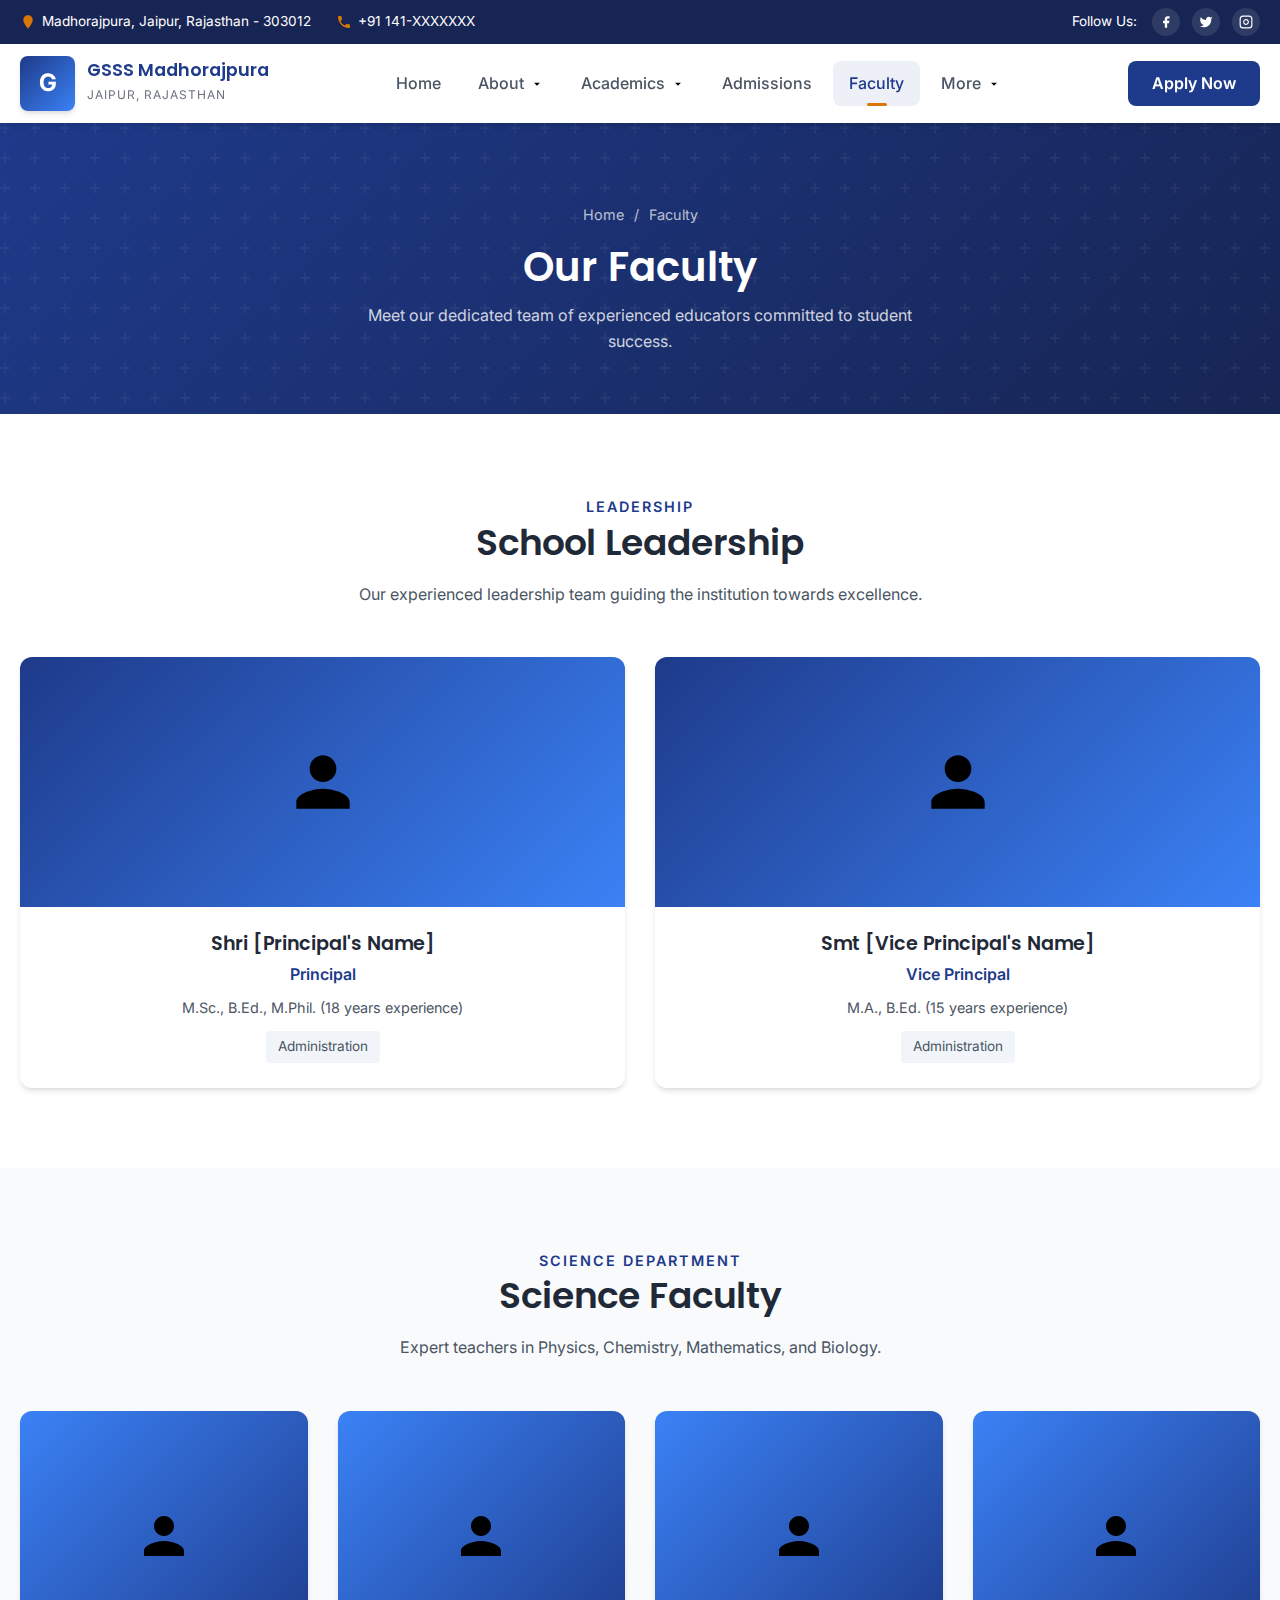
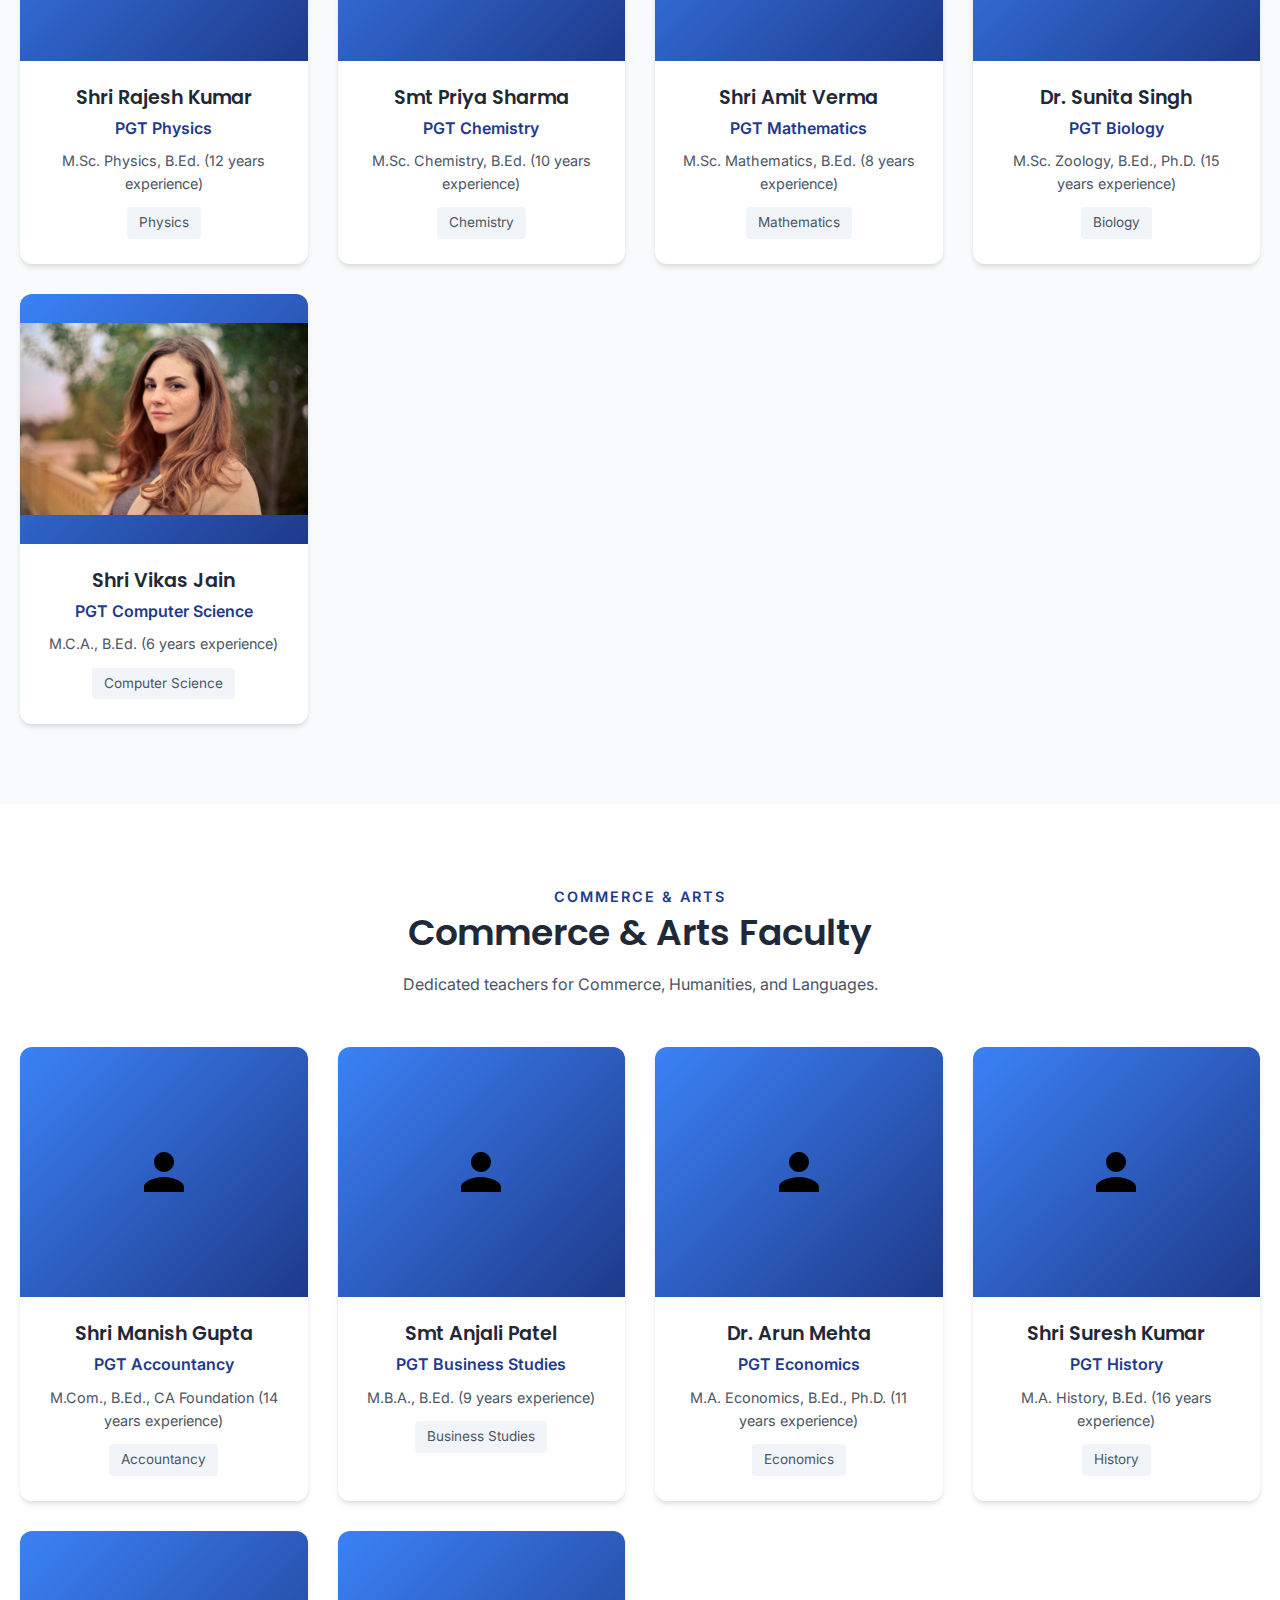
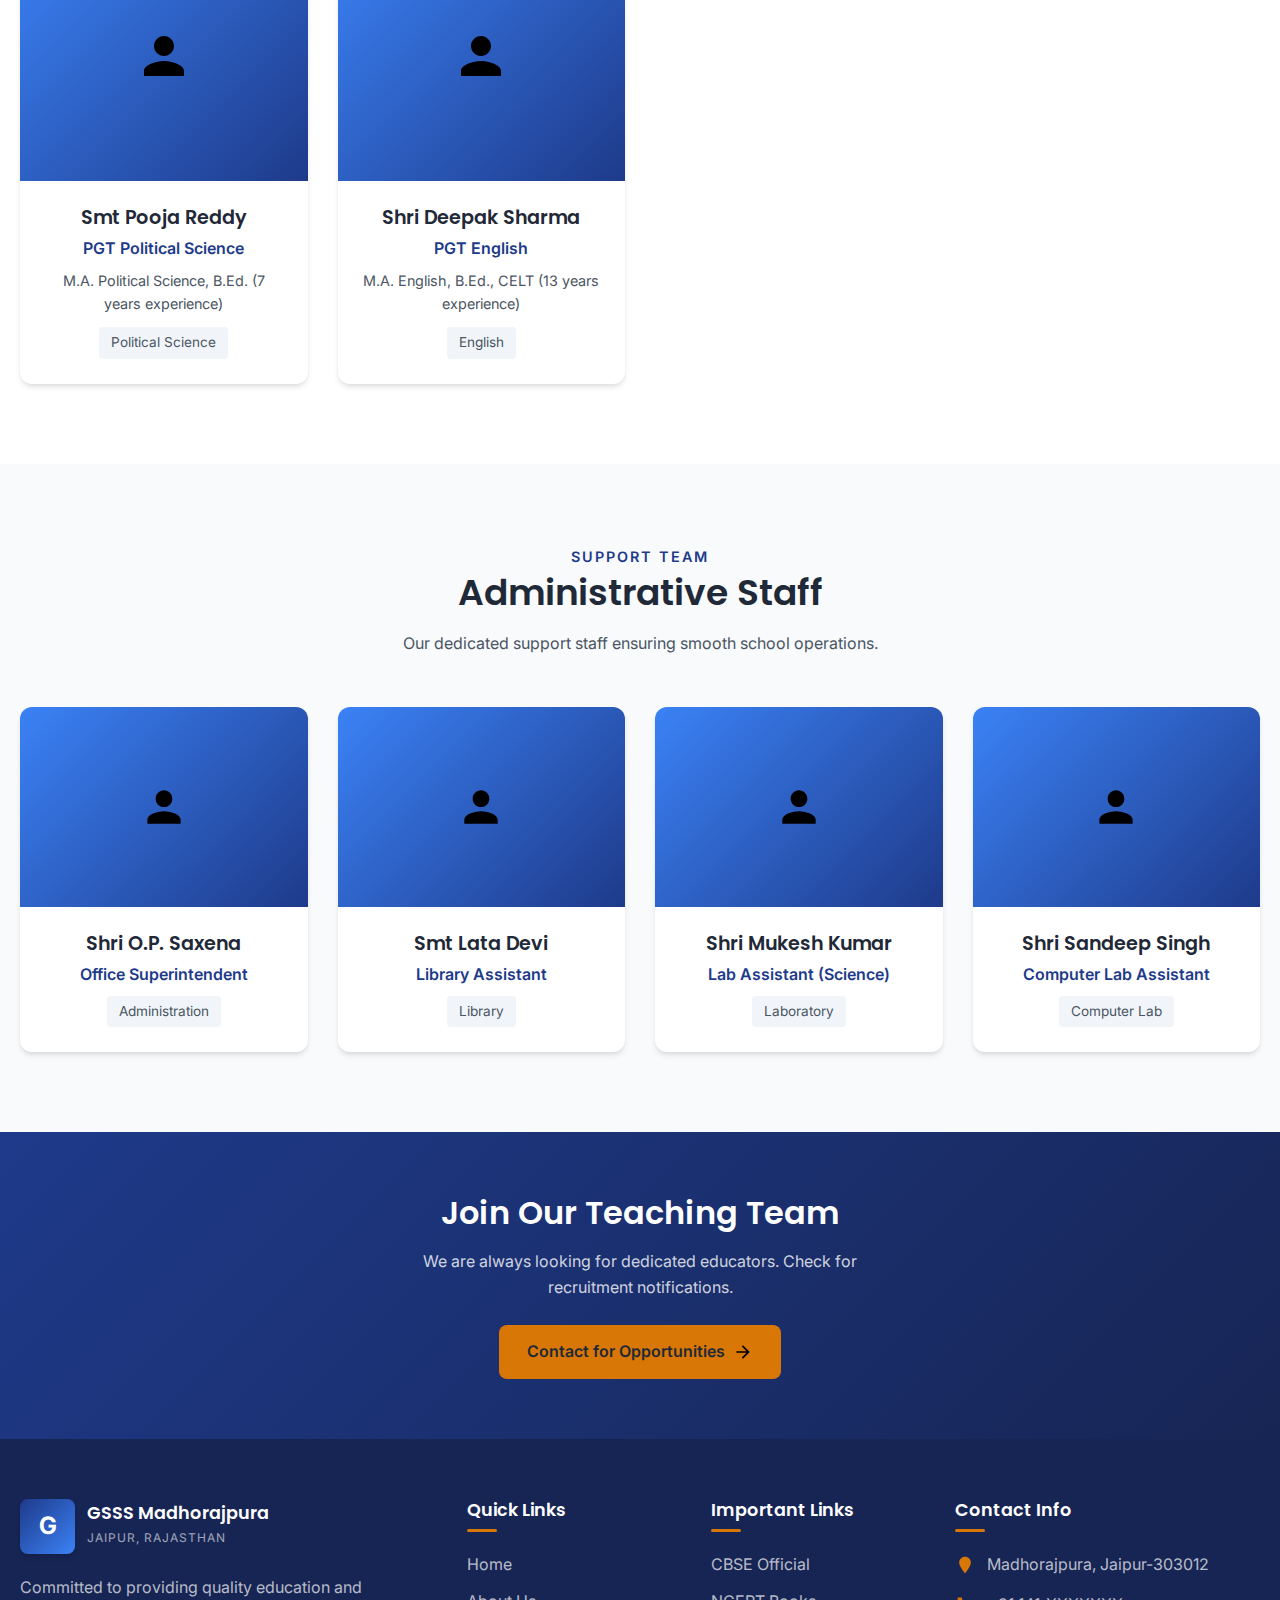
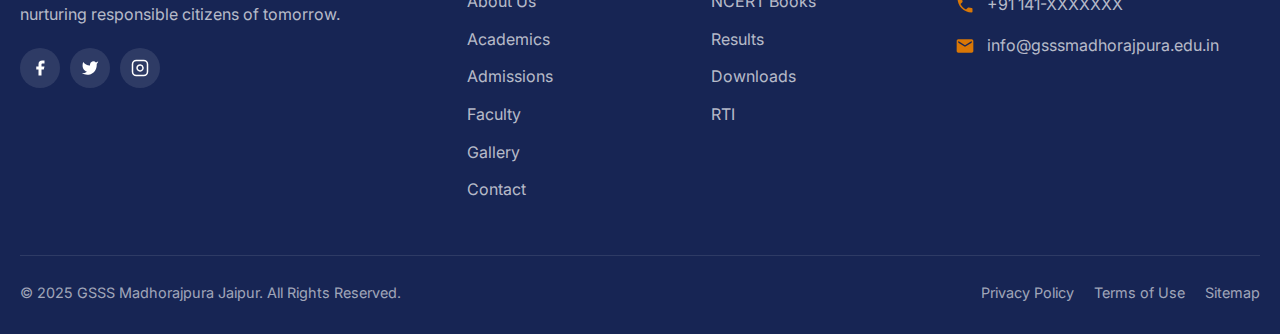
<file: faculty.html>
<!DOCTYPE html>
<html lang="en">
<head>
    <meta charset="UTF-8">
    <meta name="viewport" content="width=device-width, initial-scale=1.0">
    <meta name="description" content="Faculty at Government Senior Secondary School Madhorajpura Jaipur - Experienced teachers and staff members.">
    <meta name="keywords" content="GSSS Madhorajpura, Faculty, Teachers, Staff, Jaipur School, Government School Faculty">
    <title>Faculty | GSSS Madhorajpura Jaipur</title>
    
    <link rel="preconnect" href="https://fonts.googleapis.com">
    <link rel="preconnect" href="https://fonts.gstatic.com" crossorigin>
    <link href="https://fonts.googleapis.com/css2?family=Inter:wght@400;500;600;700&family=Poppins:wght@600;700&display=swap" rel="stylesheet">
    <link rel="stylesheet" href="css/styles.css">
    <link rel="icon" type="image/svg+xml" href="data:image/svg+xml,%3Csvg xmlns='http://www.w3.org/2000/svg' viewBox='0 0 100 100'%3E%3Crect width='100' height='100' rx='10' fill='%231e3a8a'/%3E%3Ctext x='50' y='65' font-size='50' font-weight='bold' text-anchor='middle' fill='white'%3EG%3C/text%3E%3C/svg%3E">
</head>
<body>
    <!-- Top Bar -->
    <div class="top-bar">
        <div class="container">
            <div class="top-bar-content">
                <div class="top-bar-left">
                    <span><svg viewBox="0 0 24 24" width="16" height="16"><path d="M12 2C8.13 2 5 5.13 5 9c0 5.25 7 13 7 13s7-7.75 7-13c0-3.87-3.13-7-7-7z"/></svg> Madhorajpura, Jaipur, Rajasthan - 303012</span>
                    <span><svg viewBox="0 0 24 24" width="16" height="16"><path d="M6.62 10.79c1.44 2.83 3.76 5.14 6.59 6.59l2.2-2.2c.27-.27.67-.36 1.02-.24 1.12.37 2.33.57 3.57.57.55 0 1 .45 1 1V20c0 .55-.45 1-1 1-9.39 0-17-7.61-17-17 0-.55.45-1 1-1h3.5c.55 0 1 .45 1 1 0 1.25.2 2.45.57 3.57.11.35.03.74-.25 1.02l-2.2 2.2z"/></svg> +91 141-XXXXXXX</span>
                </div>
                <div class="top-bar-right">
                    <span>Follow Us:</span>
                    <div class="social-links">
                        <a href="#" aria-label="Facebook"><svg viewBox="0 0 24 24" width="14" height="14"><path d="M18 2h-3a5 5 0 0 0-5 5v3H7v4h3v8h4v-8h3l1-4h-4V7a1 1 0 0 1 1-1h3z"/></svg></a>
                        <a href="#" aria-label="Twitter"><svg viewBox="0 0 24 24" width="14" height="14"><path d="M23 3a10.9 10.9 0 0 1-3.14 1.53 4.48 4.48 0 0 0-7.86 3v1A10.66 10.66 0 0 1 3 4s-4 9 5 13a11.64 11.64 0 0 1-7 2c9 5 20 0 20-11.5a4.5 4.5 0 0 0-.08-.83A7.72 7.72 0 0 0 23 3z"/></svg></a>
                        <a href="#" aria-label="Instagram"><svg viewBox="0 0 24 24" width="14" height="14"><rect x="2" y="2" width="20" height="20" rx="5" ry="5" fill="none" stroke="currentColor" stroke-width="2"/><path d="M16 11.37A4 4 0 1 1 12.63 8 4 4 0 0 1 16 11.37z" fill="none" stroke="currentColor" stroke-width="2"/><line x1="17.5" y1="6.5" x2="17.51" y2="6.5" stroke="currentColor" stroke-width="2"/></svg></a>
                    </div>
                </div>
            </div>
        </div>
    </div>

    <!-- Header -->
    <header class="header">
        <div class="container">
            <div class="header-content">
                <a href="index.html" class="logo">
                    <div class="logo-icon">G</div>
                    <div class="logo-text">
                        <h1>GSSS Madhorajpura</h1>
                        <span>Jaipur, Rajasthan</span>
                    </div>
                </a>
                
                <nav class="nav-menu">
                    <a href="index.html" class="nav-link">Home</a>
                    <div class="dropdown">
                        <a href="about.html" class="nav-link dropdown-toggle">
                            About
                            <svg viewBox="0 0 24 24" width="14" height="14"><path d="M7 10l5 5 5-5z"/></svg>
                        </a>
                        <div class="dropdown-menu">
                            <a href="about.html#history">Our History</a>
                            <a href="about.html#mission">Mission & Vision</a>
                            <a href="about.html#principal">Principal's Message</a>
                            <a href="about.html#values">Core Values</a>
                        </div>
                    </div>
                    <div class="dropdown">
                        <a href="academics.html" class="nav-link dropdown-toggle">
                            Academics
                            <svg viewBox="0 0 24 24" width="14" height="14"><path d="M7 10l5 5 5-5z"/></svg>
                        </a>
                        <div class="dropdown-menu">
                            <a href="academics.html#curriculum">Curriculum</a>
                            <a href="academics.html#streams">Streams</a>
                            <a href="academics.html#methodology">Teaching Methodology</a>
                            <a href="academics.html#calendar">Academic Calendar</a>
                        </div>
                    </div>
                    <a href="admissions.html" class="nav-link">Admissions</a>
                    <a href="faculty.html" class="nav-link active">Faculty</a>
                    <div class="dropdown">
                        <a href="#" class="nav-link dropdown-toggle">
                            More
                            <svg viewBox="0 0 24 24" width="14" height="14"><path d="M7 10l5 5 5-5z"/></svg>
                        </a>
                        <div class="dropdown-menu">
                            <a href="gallery.html">Gallery</a>
                            <a href="achievements.html">Achievements</a>
                            <a href="contact.html">Contact</a>
                        </div>
                    </div>
                </nav>
                
                <a href="admissions.html" class="header-cta">Apply Now</a>
                
                <div class="mobile-toggle"><span></span><span></span><span></span></div>
            </div>
        </div>
    </header>

    <!-- Page Header -->
    <section class="page-header">
        <div class="container">
            <div class="page-header-content">
                <div class="breadcrumb">
                    <a href="index.html">Home</a>
                    <span>/</span>
                    <span>Faculty</span>
                </div>
                <h1>Our Faculty</h1>
                <p>Meet our dedicated team of experienced educators committed to student success.</p>
            </div>
        </div>
    </section>

    <!-- Principal & Vice Principal -->
    <section class="section">
        <div class="container">
            <div class="section-header">
                <span class="section-subtitle">Leadership</span>
                <h2 class="section-title">School Leadership</h2>
                <p class="section-description">Our experienced leadership team guiding the institution towards excellence.</p>
            </div>
            
            <div class="faculty-grid" style="grid-template-columns: repeat(auto-fit, minmax(350px, 1fr));">
                <div class="faculty-card">
                    <div class="faculty-image" style="background: linear-gradient(135deg, #1e3a8a, #3b82f6);">
                        <svg viewBox="0 0 24 24" width="80" height="80"><path d="M12 12c2.21 0 4-1.79 4-4s-1.79-4-4-4-4 1.79-4 4 1.79 4 4 4zm0 2c-2.67 0-8 1.34-8 4v2h16v-2c0-2.66-5.33-4-8-4z"/></svg>
                    </div>
                    <div class="faculty-info">
                        <h3>Shri [Principal's Name]</h3>
                        <p class="position">Principal</p>
                        <p class="qualification">M.Sc., B.Ed., M.Phil. (18 years experience)</p>
                        <span class="subject">Administration</span>
                    </div>
                </div>
                
                <div class="faculty-card">
                    <div class="faculty-image" style="background: linear-gradient(135deg, #1e3a8a, #3b82f6);">
                        <svg viewBox="0 0 24 24" width="80" height="80"><path d="M12 12c2.21 0 4-1.79 4-4s-1.79-4-4-4-4 1.79-4 4 1.79 4 4 4zm0 2c-2.67 0-8 1.34-8 4v2h16v-2c0-2.66-5.33-4-8-4z"/></svg>
                    </div>
                    <div class="faculty-info">
                        <h3>Smt [Vice Principal's Name]</h3>
                        <p class="position">Vice Principal</p>
                        <p class="qualification">M.A., B.Ed. (15 years experience)</p>
                        <span class="subject">Administration</span>
                    </div>
                </div>
            </div>
        </div>
    </section>

    <!-- Science Faculty -->
    <section class="section bg-light">
        <div class="container">
            <div class="section-header">
                <span class="section-subtitle">Science Department</span>
                <h2 class="section-title">Science Faculty</h2>
                <p class="section-description">Expert teachers in Physics, Chemistry, Mathematics, and Biology.</p>
            </div>
            
            <div class="faculty-grid">
                <div class="faculty-card">
                    <div class="faculty-image">
                        <svg viewBox="0 0 24 24" width="60" height="60"><path d="M12 12c2.21 0 4-1.79 4-4s-1.79-4-4-4-4 1.79-4 4 1.79 4 4 4zm0 2c-2.67 0-8 1.34-8 4v2h16v-2c0-2.66-5.33-4-8-4z"/></svg>
                    </div>
                    <div class="faculty-info">
                        <h3>Shri Rajesh Kumar</h3>
                        <p class="position">PGT Physics</p>
                        <p class="qualification">M.Sc. Physics, B.Ed. (12 years experience)</p>
                        <span class="subject">Physics</span>
                    </div>
                </div>
                
                <div class="faculty-card">
                    <div class="faculty-image">
                        <svg viewBox="0 0 24 24" width="60" height="60"><path d="M12 12c2.21 0 4-1.79 4-4s-1.79-4-4-4-4 1.79-4 4 1.79 4 4 4zm0 2c-2.67 0-8 1.34-8 4v2h16v-2c0-2.66-5.33-4-8-4z"/></svg>
                    </div>
                    <div class="faculty-info">
                        <h3>Smt Priya Sharma</h3>
                        <p class="position">PGT Chemistry</p>
                        <p class="qualification">M.Sc. Chemistry, B.Ed. (10 years experience)</p>
                        <span class="subject">Chemistry</span>
                    </div>
                </div>
                
                <div class="faculty-card">
                    <div class="faculty-image">
                        <svg viewBox="0 0 24 24" width="60" height="60"><path d="M12 12c2.21 0 4-1.79 4-4s-1.79-4-4-4-4 1.79-4 4 1.79 4 4 4zm0 2c-2.67 0-8 1.34-8 4v2h16v-2c0-2.66-5.33-4-8-4z"/></svg>
                    </div>
                    <div class="faculty-info">
                        <h3>Shri Amit Verma</h3>
                        <p class="position">PGT Mathematics</p>
                        <p class="qualification">M.Sc. Mathematics, B.Ed. (8 years experience)</p>
                        <span class="subject">Mathematics</span>
                    </div>
                </div>
                
                <div class="faculty-card">
                    <div class="faculty-image">
                        <svg viewBox="0 0 24 24" width="60" height="60"><path d="M12 12c2.21 0 4-1.79 4-4s-1.79-4-4-4-4 1.79-4 4 1.79 4 4 4zm0 2c-2.67 0-8 1.34-8 4v2h16v-2c0-2.66-5.33-4-8-4z"/></svg>
                    </div>
                    <div class="faculty-info">
                        <h3>Dr. Sunita Singh</h3>
                        <p class="position">PGT Biology</p>
                        <p class="qualification">M.Sc. Zoology, B.Ed., Ph.D. (15 years experience)</p>
                        <span class="subject">Biology</span>
                    </div>
                </div>
                
                <div class="faculty-card">
                    <div class="faculty-image">
                        <img src="images/test.jpg" alt="Shri Vikas Jain">
                    </div>
                    <div class="faculty-info">
                        <h3>Shri Vikas Jain</h3>
                        <p class="position">PGT Computer Science</p>
                        <p class="qualification">M.C.A., B.Ed. (6 years experience)</p>
                        <span class="subject">Computer Science</span>
                    </div>
                </div>
            </div>
        </div>
    </section>

    <!-- Commerce & Arts Faculty -->
    <section class="section">
        <div class="container">
            <div class="section-header">
                <span class="section-subtitle">Commerce & Arts</span>
                <h2 class="section-title">Commerce & Arts Faculty</h2>
                <p class="section-description">Dedicated teachers for Commerce, Humanities, and Languages.</p>
            </div>
            
            <div class="faculty-grid">
                <div class="faculty-card">
                    <div class="faculty-image">
                        <svg viewBox="0 0 24 24" width="60" height="60"><path d="M12 12c2.21 0 4-1.79 4-4s-1.79-4-4-4-4 1.79-4 4 1.79 4 4 4zm0 2c-2.67 0-8 1.34-8 4v2h16v-2c0-2.66-5.33-4-8-4z"/></svg>
                    </div>
                    <div class="faculty-info">
                        <h3>Shri Manish Gupta</h3>
                        <p class="position">PGT Accountancy</p>
                        <p class="qualification">M.Com., B.Ed., CA Foundation (14 years experience)</p>
                        <span class="subject">Accountancy</span>
                    </div>
                </div>
                
                <div class="faculty-card">
                    <div class="faculty-image">
                        <svg viewBox="0 0 24 24" width="60" height="60"><path d="M12 12c2.21 0 4-1.79 4-4s-1.79-4-4-4-4 1.79-4 4 1.79 4 4 4zm0 2c-2.67 0-8 1.34-8 4v2h16v-2c0-2.66-5.33-4-8-4z"/></svg>
                    </div>
                    <div class="faculty-info">
                        <h3>Smt Anjali Patel</h3>
                        <p class="position">PGT Business Studies</p>
                        <p class="qualification">M.B.A., B.Ed. (9 years experience)</p>
                        <span class="subject">Business Studies</span>
                    </div>
                </div>
                
                <div class="faculty-card">
                    <div class="faculty-image">
                        <svg viewBox="0 0 24 24" width="60" height="60"><path d="M12 12c2.21 0 4-1.79 4-4s-1.79-4-4-4-4 1.79-4 4 1.79 4 4 4zm0 2c-2.67 0-8 1.34-8 4v2h16v-2c0-2.66-5.33-4-8-4z"/></svg>
                    </div>
                    <div class="faculty-info">
                        <h3>Dr. Arun Mehta</h3>
                        <p class="position">PGT Economics</p>
                        <p class="qualification">M.A. Economics, B.Ed., Ph.D. (11 years experience)</p>
                        <span class="subject">Economics</span>
                    </div>
                </div>
                
                <div class="faculty-card">
                    <div class="faculty-image">
                        <svg viewBox="0 0 24 24" width="60" height="60"><path d="M12 12c2.21 0 4-1.79 4-4s-1.79-4-4-4-4 1.79-4 4 1.79 4 4 4zm0 2c-2.67 0-8 1.34-8 4v2h16v-2c0-2.66-5.33-4-8-4z"/></svg>
                    </div>
                    <div class="faculty-info">
                        <h3>Shri Suresh Kumar</h3>
                        <p class="position">PGT History</p>
                        <p class="qualification">M.A. History, B.Ed. (16 years experience)</p>
                        <span class="subject">History</span>
                    </div>
                </div>
                
                <div class="faculty-card">
                    <div class="faculty-image">
                        <svg viewBox="0 0 24 24" width="60" height="60"><path d="M12 12c2.21 0 4-1.79 4-4s-1.79-4-4-4-4 1.79-4 4 1.79 4 4 4zm0 2c-2.67 0-8 1.34-8 4v2h16v-2c0-2.66-5.33-4-8-4z"/></svg>
                    </div>
                    <div class="faculty-info">
                        <h3>Smt Pooja Reddy</h3>
                        <p class="position">PGT Political Science</p>
                        <p class="qualification">M.A. Political Science, B.Ed. (7 years experience)</p>
                        <span class="subject">Political Science</span>
                    </div>
                </div>
                
                <div class="faculty-card">
                    <div class="faculty-image">
                        <svg viewBox="0 0 24 24" width="60" height="60"><path d="M12 12c2.21 0 4-1.79 4-4s-1.79-4-4-4-4 1.79-4 4 1.79 4 4 4zm0 2c-2.67 0-8 1.34-8 4v2h16v-2c0-2.66-5.33-4-8-4z"/></svg>
                    </div>
                    <div class="faculty-info">
                        <h3>Shri Deepak Sharma</h3>
                        <p class="position">PGT English</p>
                        <p class="qualification">M.A. English, B.Ed., CELT (13 years experience)</p>
                        <span class="subject">English</span>
                    </div>
                </div>
            </div>
        </div>
    </section>

    <!-- Support Staff -->
    <section class="section bg-light">
        <div class="container">
            <div class="section-header">
                <span class="section-subtitle">Support Team</span>
                <h2 class="section-title">Administrative Staff</h2>
                <p class="section-description">Our dedicated support staff ensuring smooth school operations.</p>
            </div>
            
            <div class="faculty-grid" style="grid-template-columns: repeat(auto-fit, minmax(250px, 1fr));">
                <div class="faculty-card">
                    <div class="faculty-image" style="height: 200px;">
                        <svg viewBox="0 0 24 24" width="50" height="50"><path d="M12 12c2.21 0 4-1.79 4-4s-1.79-4-4-4-4 1.79-4 4 1.79 4 4 4zm0 2c-2.67 0-8 1.34-8 4v2h16v-2c0-2.66-5.33-4-8-4z"/></svg>
                    </div>
                    <div class="faculty-info">
                        <h3>Shri O.P. Saxena</h3>
                        <p class="position">Office Superintendent</p>
                        <span class="subject">Administration</span>
                    </div>
                </div>
                
                <div class="faculty-card">
                    <div class="faculty-image" style="height: 200px;">
                        <svg viewBox="0 0 24 24" width="50" height="50"><path d="M12 12c2.21 0 4-1.79 4-4s-1.79-4-4-4-4 1.79-4 4 1.79 4 4 4zm0 2c-2.67 0-8 1.34-8 4v2h16v-2c0-2.66-5.33-4-8-4z"/></svg>
                    </div>
                    <div class="faculty-info">
                        <h3>Smt Lata Devi</h3>
                        <p class="position">Library Assistant</p>
                        <span class="subject">Library</span>
                    </div>
                </div>
                
                <div class="faculty-card">
                    <div class="faculty-image" style="height: 200px;">
                        <svg viewBox="0 0 24 24" width="50" height="50"><path d="M12 12c2.21 0 4-1.79 4-4s-1.79-4-4-4-4 1.79-4 4 1.79 4 4 4zm0 2c-2.67 0-8 1.34-8 4v2h16v-2c0-2.66-5.33-4-8-4z"/></svg>
                    </div>
                    <div class="faculty-info">
                        <h3>Shri Mukesh Kumar</h3>
                        <p class="position">Lab Assistant (Science)</p>
                        <span class="subject">Laboratory</span>
                    </div>
                </div>
                
                <div class="faculty-card">
                    <div class="faculty-image" style="height: 200px;">
                        <svg viewBox="0 0 24 24" width="50" height="50"><path d="M12 12c2.21 0 4-1.79 4-4s-1.79-4-4-4-4 1.79-4 4 1.79 4 4 4zm0 2c-2.67 0-8 1.34-8 4v2h16v-2c0-2.66-5.33-4-8-4z"/></svg>
                    </div>
                    <div class="faculty-info">
                        <h3>Shri Sandeep Singh</h3>
                        <p class="position">Computer Lab Assistant</p>
                        <span class="subject">Computer Lab</span>
                    </div>
                </div>
            </div>
        </div>
    </section>

    <!-- CTA Section -->
    <section class="cta-section">
        <div class="container">
            <h2>Join Our Teaching Team</h2>
            <p>We are always looking for dedicated educators. Check for recruitment notifications.</p>
            <a href="contact.html" class="btn-primary">
                Contact for Opportunities
                <svg viewBox="0 0 24 24" width="20" height="20"><path d="M12 4l-1.41 1.41L16.17 11H4v2h12.17l-5.58 5.59L12 20l8-8z"/></svg>
            </a>
        </div>
    </section>

    <!-- Footer -->
    <footer class="footer">
        <div class="container">
            <div class="footer-grid">
                <div class="footer-about">
                    <div class="logo">
                        <div class="logo-icon">G</div>
                        <div class="logo-text">
                            <h1>GSSS Madhorajpura</h1>
                            <span>Jaipur, Rajasthan</span>
                        </div>
                    </div>
                    <p>Committed to providing quality education and nurturing responsible citizens of tomorrow.</p>
                    <div class="footer-social">
                        <a href="#" aria-label="Facebook"><svg viewBox="0 0 24 24" width="18" height="18"><path d="M18 2h-3a5 5 0 0 0-5 5v3H7v4h3v8h4v-8h3l1-4h-4V7a1 1 0 0 1 1-1h3z"/></svg></a>
                        <a href="#" aria-label="Twitter"><svg viewBox="0 0 24 24" width="18" height="18"><path d="M23 3a10.9 10.9 0 0 1-3.14 1.53 4.48 4.48 0 0 0-7.86 3v1A10.66 10.66 0 0 1 3 4s-4 9 5 13a11.64 11.64 0 0 1-7 2c9 5 20 0 20-11.5a4.5 4.5 0 0 0-.08-.83A7.72 7.72 0 0 0 23 3z"/></svg></a>
                        <a href="#" aria-label="Instagram"><svg viewBox="0 0 24 24" width="18" height="18"><rect x="2" y="2" width="20" height="20" rx="5" ry="5" fill="none" stroke="currentColor" stroke-width="2"/><path d="M16 11.37A4 4 0 1 1 12.63 8 4 4 0 0 1 16 11.37z" fill="none" stroke="currentColor" stroke-width="2"/><line x1="17.5" y1="6.5" x2="17.51" y2="6.5" stroke="currentColor" stroke-width="2"/></svg></a>
                    </div>
                </div>
                
                <div class="footer-links">
                    <h4>Quick Links</h4>
                    <ul>
                        <li><a href="index.html">Home</a></li>
                        <li><a href="about.html">About Us</a></li>
                        <li><a href="academics.html">Academics</a></li>
                        <li><a href="admissions.html">Admissions</a></li>
                        <li><a href="faculty.html">Faculty</a></li>
                        <li><a href="gallery.html">Gallery</a></li>
                        <li><a href="contact.html">Contact</a></li>
                    </ul>
                </div>
                
                <div class="footer-links">
                    <h4>Important Links</h4>
                    <ul>
                        <li><a href="#">CBSE Official</a></li>
                        <li><a href="#">NCERT Books</a></li>
                        <li><a href="#">Results</a></li>
                        <li><a href="#">Downloads</a></li>
                        <li><a href="#">RTI</a></li>
                    </ul>
                </div>
                
                <div class="footer-contact">
                    <h4>Contact Info</h4>
                    <ul>
                        <li><svg viewBox="0 0 24 24" width="20" height="20"><path d="M12 2C8.13 2 5 5.13 5 9c0 5.25 7 13 7 13s7-7.75 7-13c0-3.87-3.13-7-7-7z"/></svg><span>Madhorajpura, Jaipur-303012</span></li>
                        <li><svg viewBox="0 0 24 24" width="20" height="20"><path d="M6.62 10.79c1.44 2.83 3.76 5.14 6.59 6.59l2.2-2.2c.27-.27.67-.36 1.02-.24 1.12.37 2.33.57 3.57.57.55 0 1 .45 1 1V20c0 .55-.45 1-1 1-9.39 0-17-7.61-17-17 0-.55.45-1 1-1h3.5c.55 0 1 .45 1 1 0 1.25.2 2.45.57 3.57.11.35.03.74-.25 1.02l-2.2 2.2z"/></svg><span>+91 141-XXXXXXX</span></li>
                        <li><svg viewBox="0 0 24 24" width="20" height="20"><path d="M20 4H4c-1.1 0-1.99.9-1.99 2L2 18c0 1.1.9 2 2 2h16c1.1 0 2-.9 2-2V6c0-1.1-.9-2-2-2zm0 4l-8 5-8-5V6l8 5 8-5v2z"/></svg><span>info@gsssmadhorajpura.edu.in</span></li>
                    </ul>
                </div>
            </div>
            
            <div class="footer-bottom">
                <p>&copy; 2025 GSSS Madhorajpura Jaipur. All Rights Reserved.</p>
                <div class="footer-bottom-links">
                    <a href="#">Privacy Policy</a>
                    <a href="#">Terms of Use</a>
                    <a href="#">Sitemap</a>
                </div>
            </div>
        </div>
    </footer>

    <script src="js/main.js"></script>
</body>
</html>
</file>
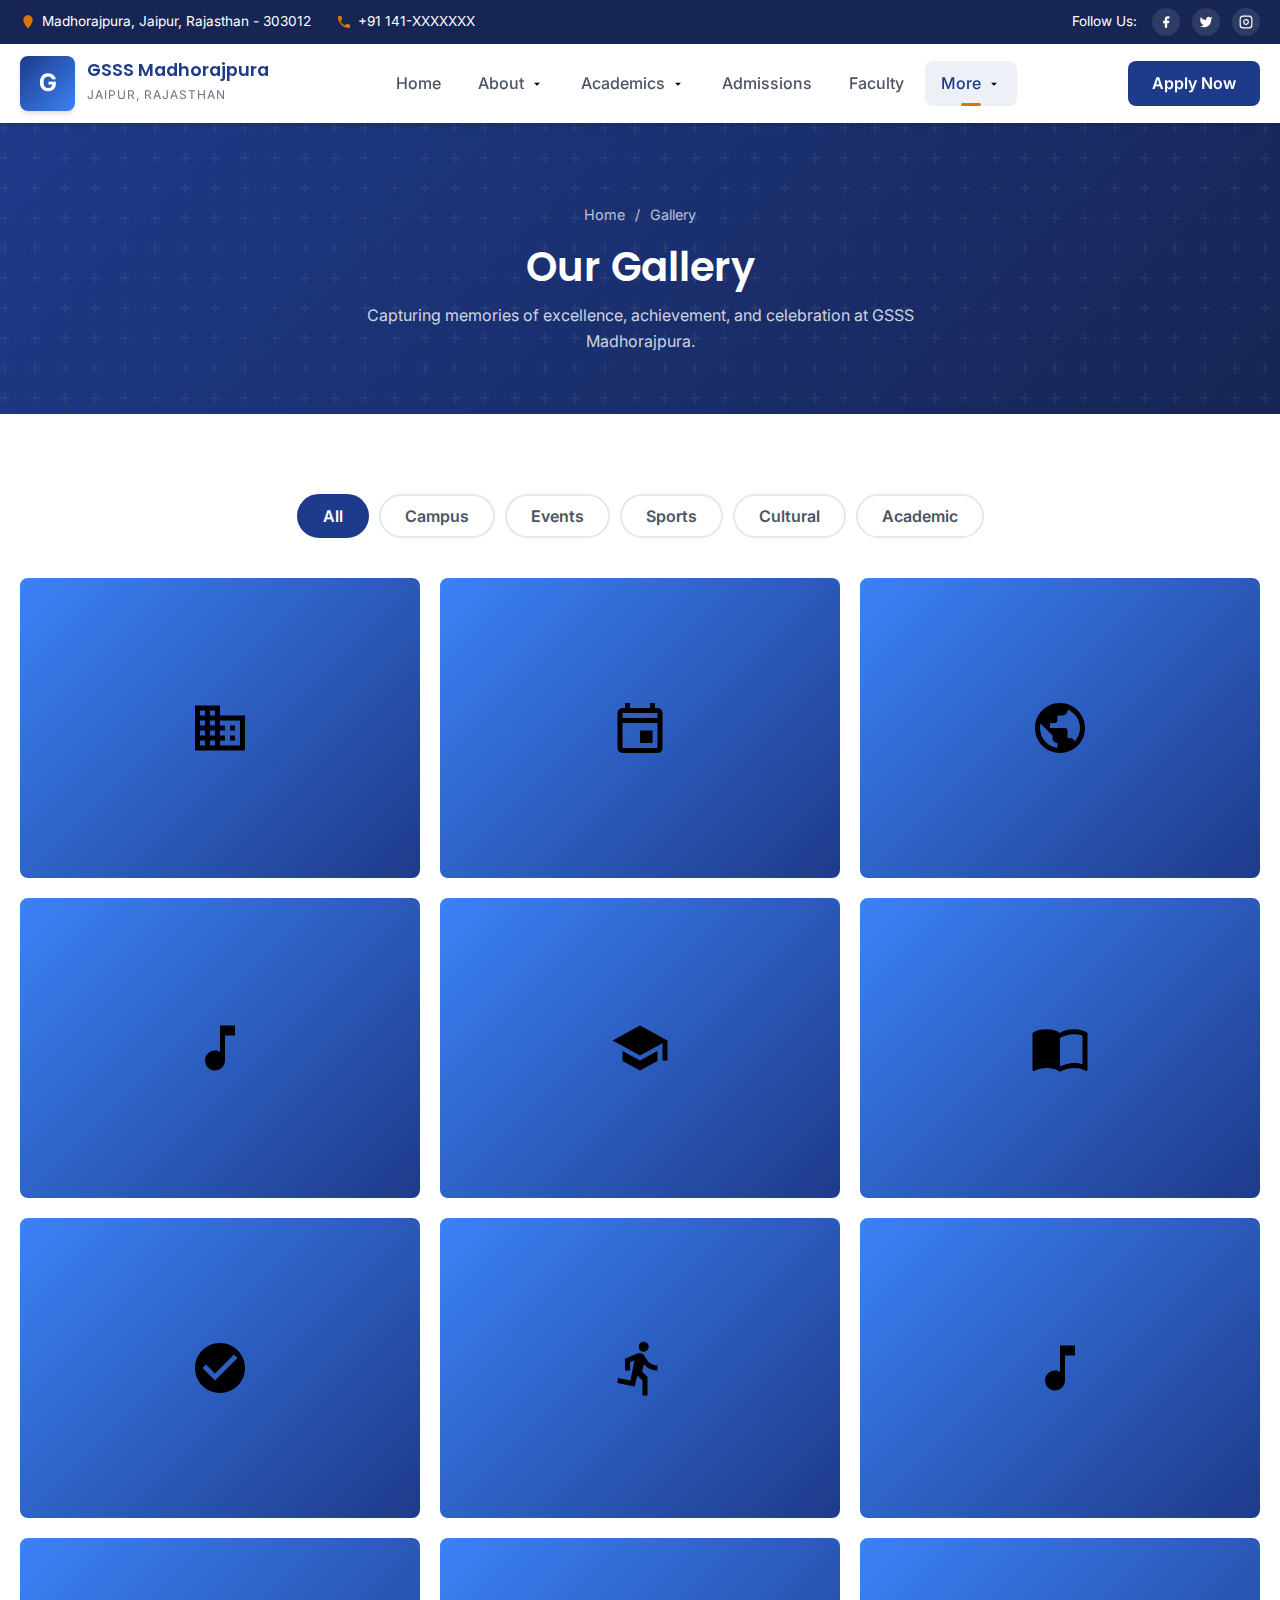
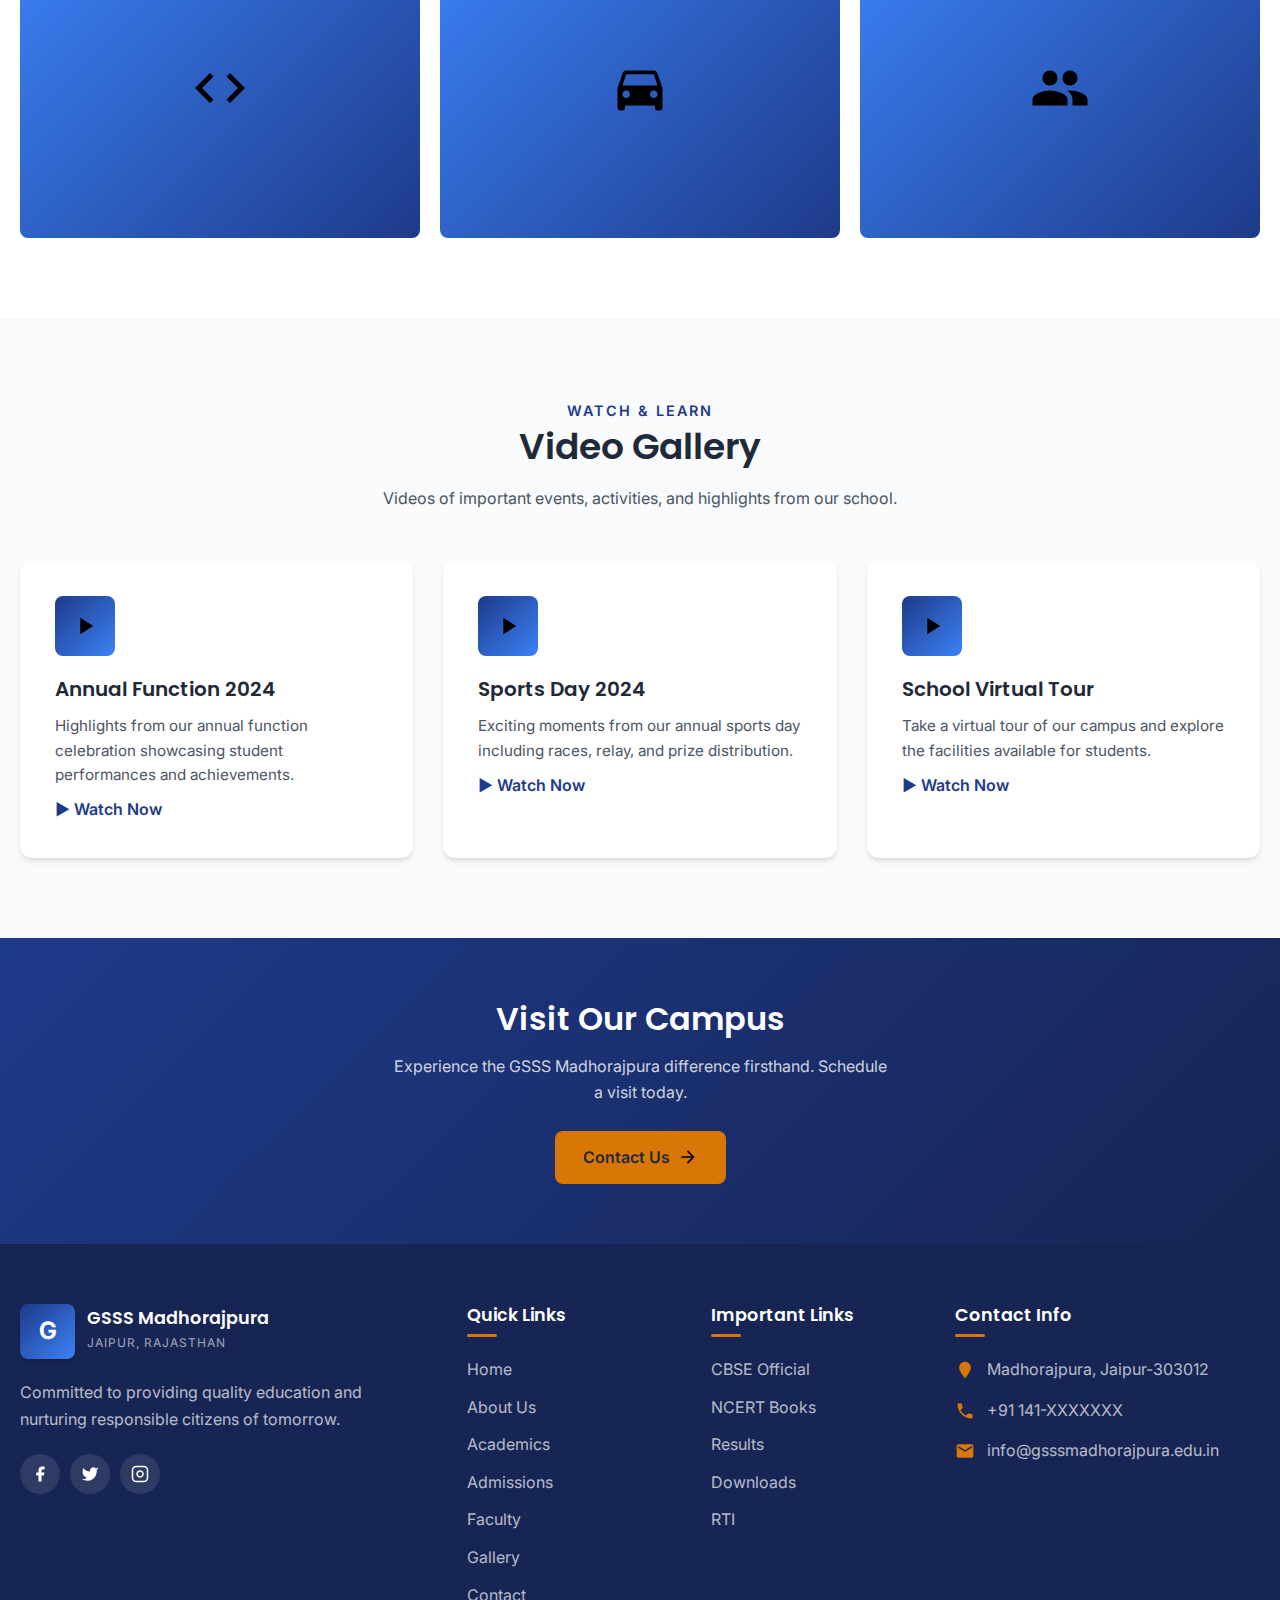
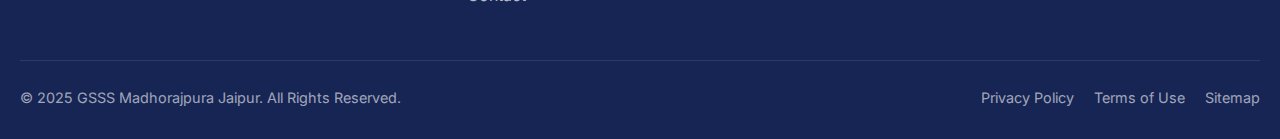
<file: gallery.html>
<!DOCTYPE html>
<html lang="en">
<head>
    <meta charset="UTF-8">
    <meta name="viewport" content="width=device-width, initial-scale=1.0">
    <meta name="description" content="Gallery - Government Senior Secondary School Madhorajpura Jaipur - Photos and videos of school events, facilities, and activities.">
    <meta name="keywords" content="GSSS Madhorajpura, Gallery, School Photos, Events, Activities, Jaipur School Gallery">
    <title>Gallery | GSSS Madhorajpura Jaipur</title>
    
    <link rel="preconnect" href="https://fonts.googleapis.com">
    <link rel="preconnect" href="https://fonts.gstatic.com" crossorigin>
    <link href="https://fonts.googleapis.com/css2?family=Inter:wght@400;500;600;700&family=Poppins:wght@600;700&display=swap" rel="stylesheet">
    <link rel="stylesheet" href="css/styles.css">
    <link rel="icon" type="image/svg+xml" href="data:image/svg+xml,%3Csvg xmlns='http://www.w3.org/2000/svg' viewBox='0 0 100 100'%3E%3Crect width='100' height='100' rx='10' fill='%231e3a8a'/%3E%3Ctext x='50' y='65' font-size='50' font-weight='bold' text-anchor='middle' fill='white'%3EG%3C/text%3E%3C/svg%3E">
</head>
<body>
    <!-- Top Bar -->
    <div class="top-bar">
        <div class="container">
            <div class="top-bar-content">
                <div class="top-bar-left">
                    <span><svg viewBox="0 0 24 24" width="16" height="16"><path d="M12 2C8.13 2 5 5.13 5 9c0 5.25 7 13 7 13s7-7.75 7-13c0-3.87-3.13-7-7-7z"/></svg> Madhorajpura, Jaipur, Rajasthan - 303012</span>
                    <span><svg viewBox="0 0 24 24" width="16" height="16"><path d="M6.62 10.79c1.44 2.83 3.76 5.14 6.59 6.59l2.2-2.2c.27-.27.67-.36 1.02-.24 1.12.37 2.33.57 3.57.57.55 0 1 .45 1 1V20c0 .55-.45 1-1 1-9.39 0-17-7.61-17-17 0-.55.45-1 1-1h3.5c.55 0 1 .45 1 1 0 1.25.2 2.45.57 3.57.11.35.03.74-.25 1.02l-2.2 2.2z"/></svg> +91 141-XXXXXXX</span>
                </div>
                <div class="top-bar-right">
                    <span>Follow Us:</span>
                    <div class="social-links">
                        <a href="#" aria-label="Facebook"><svg viewBox="0 0 24 24" width="14" height="14"><path d="M18 2h-3a5 5 0 0 0-5 5v3H7v4h3v8h4v-8h3l1-4h-4V7a1 1 0 0 1 1-1h3z"/></svg></a>
                        <a href="#" aria-label="Twitter"><svg viewBox="0 0 24 24" width="14" height="14"><path d="M23 3a10.9 10.9 0 0 1-3.14 1.53 4.48 4.48 0 0 0-7.86 3v1A10.66 10.66 0 0 1 3 4s-4 9 5 13a11.64 11.64 0 0 1-7 2c9 5 20 0 20-11.5a4.5 4.5 0 0 0-.08-.83A7.72 7.72 0 0 0 23 3z"/></svg></a>
                        <a href="#" aria-label="Instagram"><svg viewBox="0 0 24 24" width="14" height="14"><rect x="2" y="2" width="20" height="20" rx="5" ry="5" fill="none" stroke="currentColor" stroke-width="2"/><path d="M16 11.37A4 4 0 1 1 12.63 8 4 4 0 0 1 16 11.37z" fill="none" stroke="currentColor" stroke-width="2"/><line x1="17.5" y1="6.5" x2="17.51" y2="6.5" stroke="currentColor" stroke-width="2"/></svg></a>
                    </div>
                </div>
            </div>
        </div>
    </div>

    <!-- Header -->
    <header class="header">
        <div class="container">
            <div class="header-content">
                <a href="index.html" class="logo">
                    <div class="logo-icon">G</div>
                    <div class="logo-text">
                        <h1>GSSS Madhorajpura</h1>
                        <span>Jaipur, Rajasthan</span>
                    </div>
                </a>
                
                <nav class="nav-menu">
                    <a href="index.html" class="nav-link">Home</a>
                    <div class="dropdown">
                        <a href="about.html" class="nav-link dropdown-toggle">
                            About
                            <svg viewBox="0 0 24 24" width="14" height="14"><path d="M7 10l5 5 5-5z"/></svg>
                        </a>
                        <div class="dropdown-menu">
                            <a href="about.html#history">Our History</a>
                            <a href="about.html#mission">Mission & Vision</a>
                            <a href="about.html#principal">Principal's Message</a>
                            <a href="about.html#values">Core Values</a>
                        </div>
                    </div>
                    <div class="dropdown">
                        <a href="academics.html" class="nav-link dropdown-toggle">
                            Academics
                            <svg viewBox="0 0 24 24" width="14" height="14"><path d="M7 10l5 5 5-5z"/></svg>
                        </a>
                        <div class="dropdown-menu">
                            <a href="academics.html#curriculum">Curriculum</a>
                            <a href="academics.html#streams">Streams</a>
                            <a href="academics.html#methodology">Teaching Methodology</a>
                            <a href="academics.html#calendar">Academic Calendar</a>
                        </div>
                    </div>
                    <a href="admissions.html" class="nav-link">Admissions</a>
                    <a href="faculty.html" class="nav-link">Faculty</a>
                    <div class="dropdown">
                        <a href="#" class="nav-link dropdown-toggle active">
                            More
                            <svg viewBox="0 0 24 24" width="14" height="14"><path d="M7 10l5 5 5-5z"/></svg>
                        </a>
                        <div class="dropdown-menu">
                            <a href="gallery.html">Gallery</a>
                            <a href="achievements.html">Achievements</a>
                            <a href="contact.html">Contact</a>
                        </div>
                    </div>
                </nav>
                
                <a href="admissions.html" class="header-cta">Apply Now</a>
                
                <div class="mobile-toggle"><span></span><span></span><span></span></div>
            </div>
        </div>
    </header>

    <!-- Page Header -->
    <section class="page-header">
        <div class="container">
            <div class="page-header-content">
                <div class="breadcrumb">
                    <a href="index.html">Home</a>
                    <span>/</span>
                    <span>Gallery</span>
                </div>
                <h1>Our Gallery</h1>
                <p>Capturing memories of excellence, achievement, and celebration at GSSS Madhorajpura.</p>
            </div>
        </div>
    </section>

    <!-- Gallery Filters -->
    <section class="section">
        <div class="container">
            <div class="gallery-filters">
                <button class="filter-btn active" data-filter="all">All</button>
                <button class="filter-btn" data-filter="campus">Campus</button>
                <button class="filter-btn" data-filter="events">Events</button>
                <button class="filter-btn" data-filter="sports">Sports</button>
                <button class="filter-btn" data-filter="cultural">Cultural</button>
                <button class="filter-btn" data-filter="academic">Academic</button>
            </div>
            
            <div class="gallery-page-grid">
                <div class="gallery-page-item" data-category="campus">
                    <svg viewBox="0 0 24 24" width="60" height="60"><path d="M12 7V3H2v18h20V7H12zM6 19H4v-2h2v2zm0-4H4v-2h2v2zm0-4H4V9h2v2zm0-4H4V5h2v2zm4 12H8v-2h2v2zm0-4H8v-2h2v2zm0-4H8V9h2v2zm0-4H8V5h2v2zm10 12h-8v-2h2v-2h-2v-2h2v-2h-2V9h8v10zm-2-8h-2v2h2v-2zm0 4h-2v2h2v-2z"/></svg>
                    <div class="overlay">
                        <h4>School Building</h4>
                        <p>Main campus view</p>
                    </div>
                </div>
                
                <div class="gallery-page-item" data-category="events">
                    <svg viewBox="0 0 24 24" width="60" height="60"><path d="M19 4h-1V2h-2v2H8V2H6v2H5c-1.11 0-1.99.9-1.99 2L3 20a2 2 0 0 0 2 2h14c1.1 0 2-.9 2-2V6c0-1.1-.9-2-2-2zm0 16H5V10h14v10zm0-12H5V6h14v2zm-7 5h5v5h-5z"/></svg>
                    <div class="overlay">
                        <h4>Independence Day</h4>
                        <p>Flag hoisting ceremony</p>
                    </div>
                </div>
                
                <div class="gallery-page-item" data-category="sports">
                    <svg viewBox="0 0 24 24" width="60" height="60"><path d="M12 2C6.48 2 2 6.48 2 12s4.48 10 10 10 10-4.48 10-10S17.52 2 12 2zm-1 17.93c-3.95-.49-7-3.85-7-7.93 0-.62.08-1.21.21-1.79L9 15v1c0 1.1.9 2 2 2v1.93zm6.9-2.54c-.26-.81-1-1.39-1.9-1.39h-1v-3c0-.55-.45-1-1-1H8v-2h2c.55 0 1-.45 1-1V7h2c1.1 0 2-.9 2-2v-.41c2.93 1.19 5 4.06 5 7.41 0 2.08-.8 3.97-2.1 5.39z"/></svg>
                    <div class="overlay">
                        <h4>Annual Sports Day</h4>
                        <p>Track events</p>
                    </div>
                </div>
                
                <div class="gallery-page-item" data-category="cultural">
                    <svg viewBox="0 0 24 24" width="60" height="60"><path d="M12 3v10.55c-.59-.34-1.27-.55-2-.55-2.21 0-4 1.79-4 4s1.79 4 4 4 4-1.79 4-4V7h4V3h-6z"/></svg>
                    <div class="overlay">
                        <h4>Annual Function</h4>
                        <p>Dance performance</p>
                    </div>
                </div>
                
                <div class="gallery-page-item" data-category="academic">
                    <svg viewBox="0 0 24 24" width="60" height="60"><path d="M12 3L1 9l11 6 9-4.91V17h2V9L12 3z"/><path d="M5 13.18v4L12 21l7-3.82v-4L12 17l-7-3.82z"/></svg>
                    <div class="overlay">
                        <h4>Science Lab</h4>
                        <p>Practical experiments</p>
                    </div>
                </div>
                
                <div class="gallery-page-item" data-category="campus">
                    <svg viewBox="0 0 24 24" width="60" height="60"><path d="M21 5c-1.11-.35-2.33-.5-3.5-.5-1.95 0-4.05.4-5.5 1.5-1.45-1.1-3.55-1.5-5.5-1.5S2.45 4.9 1 6v14.65c0 .25.25.5.5.5.1 0 .15-.05.25-.05C3.1 20.45 5.05 20 6.5 20c1.95 0 4.05.4 5.5 1.5 1.35-.85 3.8-1.5 5.5-1.5 1.65 0 3.35.3 4.75 1.05.1.05.15.05.25.05.25 0 .5-.25.5-.5V6c-.6-.45-1.25-.75-2-1zm0 13.5c-1.1-.35-2.3-.5-3.5-.5-1.7 0-4.15.65-5.5 1.5V8c1.35-.85 3.8-1.5 5.5-1.5 1.2 0 2.4.15 3.5.5v11.5z"/></svg>
                    <div class="overlay">
                        <h4>Library</h4>
                        <p>Reading area</p>
                    </div>
                </div>
                
                <div class="gallery-page-item" data-category="events">
                    <svg viewBox="0 0 24 24" width="60" height="60"><path d="M12 2C6.48 2 2 6.48 2 12s4.48 10 10 10 10-4.48 10-10S17.52 2 12 2zm-2 15l-5-5 1.41-1.41L10 14.17l7.59-7.59L19 8l-9 9z"/></svg>
                    <div class="overlay">
                        <h4>Republic Day</h4>
                        <p>Celebration</p>
                    </div>
                </div>
                
                <div class="gallery-page-item" data-category="sports">
                    <svg viewBox="0 0 24 24" width="60" height="60"><path d="M13.49 5.48c1.1 0 2-.9 2-2s-.9-2-2-2-2 .9-2 2 .9 2 2 2zm-3.6 13.9l1-4.4 2.1 2v6h2v-7.5l-2.1-2 .6-3c1.3 1.5 3.3 2.5 5.5 2.5v-2c-1.9 0-3.5-1-4.3-2.4l-1-1.6c-.4-.6-1-1-1.7-1-.3 0-.5.1-.8.1l-5.2 2.2v4.7h2v-3.4l1.8-.7-1.6 8.1-4.9-1-.4 2 7 1.4z"/></svg>
                    <div class="overlay">
                        <h4>Sports</h4>
                        <p>Volleyball match</p>
                    </div>
                </div>
                
                <div class="gallery-page-item" data-category="cultural">
                    <svg viewBox="0 0 24 24" width="60" height="60"><path d="M12 3v10.55c-.59-.34-1.27-.55-2-.55-2.21 0-4 1.79-4 4s1.79 4 4 4 4-1.79 4-4V7h4V3h-6z"/></svg>
                    <div class="overlay">
                        <h4>Music Class</h4>
                        <p>Instrument training</p>
                    </div>
                </div>
                
                <div class="gallery-page-item" data-category="academic">
                    <svg viewBox="0 0 24 24" width="60" height="60"><path d="M9.4 16.6L4.8 12l4.6-4.6L8 6l-6 6 6 6 1.4-1.4zm5.2 0l4.6-4.6-4.6-4.6L16 6l6 6-6 6-1.4-1.4z"/></svg>
                    <div class="overlay">
                        <h4>Computer Lab</h4>
                        <p>Digital learning</p>
                    </div>
                </div>
                
                <div class="gallery-page-item" data-category="campus">
                    <svg viewBox="0 0 24 24" width="60" height="60"><path d="M18.92 6.01C18.72 5.42 18.16 5 17.5 5h-11c-.66 0-1.21.42-1.42 1.01L3 12v8c0 .55.45 1 1 1h1c.55 0 1-.45 1-1v-1h12v1c0 .55.45 1 1 1h1c.55 0 1-.45 1-1v-8l-2.08-5.99zM6.5 16c-.83 0-1.5-.67-1.5-1.5S5.67 13 6.5 13s1.5.67 1.5 1.5S7.33 16 6.5 16zm11 0c-.83 0-1.5-.67-1.5-1.5s.67-1.5 1.5-1.5 1.5.67 1.5 1.5-.67 1.5-1.5 1.5zM5 11l1.5-4.5h11L19 11H5z"/></svg>
                    <div class="overlay">
                        <h4>School Bus</h4>
                        <p>Transport facility</p>
                    </div>
                </div>
                
                <div class="gallery-page-item" data-category="events">
                    <svg viewBox="0 0 24 24" width="60" height="60"><path d="M16 11c1.66 0 2.99-1.34 2.99-3S17.66 5 16 5c-1.66 0-3 1.34-3 3s1.34 3 3 3zm-8 0c1.66 0 2.99-1.34 2.99-3S9.66 5 8 5C6.34 5 5 6.34 5 8s1.34 3 3 3zm0 2c-2.33 0-7 1.17-7 3.5V19h14v-2.5c0-2.33-4.67-3.5-7-3.5zm8 0c-.29 0-.62.02-.97.05 1.16.84 1.97 1.97 1.97 3.45V19h6v-2.5c0-2.33-4.67-3.5-7-3.5z"/></svg>
                    <div class="overlay">
                        <h4>Assembly</h4>
                        <p>Morning assembly</p>
                    </div>
                </div>
            </div>
        </div>
    </section>

    <!-- Video Gallery -->
    <section class="section bg-light">
        <div class="container">
            <div class="section-header">
                <span class="section-subtitle">Watch & Learn</span>
                <h2 class="section-title">Video Gallery</h2>
                <p class="section-description">Videos of important events, activities, and highlights from our school.</p>
            </div>
            
            <div class="features-grid">
                <div class="feature-card" style="cursor: pointer;" onclick="openLightbox('', 'Annual Function 2024 Highlights')">
                    <div class="feature-icon">
                        <svg viewBox="0 0 24 24" width="28" height="28"><path d="M8 5v14l11-7z"/></svg>
                    </div>
                    <h3>Annual Function 2024</h3>
                    <p>Highlights from our annual function celebration showcasing student performances and achievements.</p>
                    <span style="color: #1e3a8a; font-weight: 600; display: block; margin-top: 10px;">▶ Watch Now</span>
                </div>
                
                <div class="feature-card" style="cursor: pointer;" onclick="openLightbox('', 'Sports Day 2024')">
                    <div class="feature-icon">
                        <svg viewBox="0 0 24 24" width="28" height="28"><path d="M8 5v14l11-7z"/></svg>
                    </div>
                    <h3>Sports Day 2024</h3>
                    <p>Exciting moments from our annual sports day including races, relay, and prize distribution.</p>
                    <span style="color: #1e3a8a; font-weight: 600; display: block; margin-top: 10px;">▶ Watch Now</span>
                </div>
                
                <div class="feature-card" style="cursor: pointer;" onclick="openLightbox('', 'Virtual Tour')">
                    <div class="feature-icon">
                        <svg viewBox="0 0 24 24" width="28" height="28"><path d="M8 5v14l11-7z"/></svg>
                    </div>
                    <h3>School Virtual Tour</h3>
                    <p>Take a virtual tour of our campus and explore the facilities available for students.</p>
                    <span style="color: #1e3a8a; font-weight: 600; display: block; margin-top: 10px;">▶ Watch Now</span>
                </div>
            </div>
        </div>
    </section>

    <!-- CTA Section -->
    <section class="cta-section">
        <div class="container">
            <h2>Visit Our Campus</h2>
            <p>Experience the GSSS Madhorajpura difference firsthand. Schedule a visit today.</p>
            <a href="contact.html" class="btn-primary">
                Contact Us
                <svg viewBox="0 0 24 24" width="20" height="20"><path d="M12 4l-1.41 1.41L16.17 11H4v2h12.17l-5.58 5.59L12 20l8-8z"/></svg>
            </a>
        </div>
    </section>

    <!-- Footer -->
    <footer class="footer">
        <div class="container">
            <div class="footer-grid">
                <div class="footer-about">
                    <div class="logo">
                        <div class="logo-icon">G</div>
                        <div class="logo-text">
                            <h1>GSSS Madhorajpura</h1>
                            <span>Jaipur, Rajasthan</span>
                        </div>
                    </div>
                    <p>Committed to providing quality education and nurturing responsible citizens of tomorrow.</p>
                    <div class="footer-social">
                        <a href="#" aria-label="Facebook"><svg viewBox="0 0 24 24" width="18" height="18"><path d="M18 2h-3a5 5 0 0 0-5 5v3H7v4h3v8h4v-8h3l1-4h-4V7a1 1 0 0 1 1-1h3z"/></svg></a>
                        <a href="#" aria-label="Twitter"><svg viewBox="0 0 24 24" width="18" height="18"><path d="M23 3a10.9 10.9 0 0 1-3.14 1.53 4.48 4.48 0 0 0-7.86 3v1A10.66 10.66 0 0 1 3 4s-4 9 5 13a11.64 11.64 0 0 1-7 2c9 5 20 0 20-11.5a4.5 4.5 0 0 0-.08-.83A7.72 7.72 0 0 0 23 3z"/></svg></a>
                        <a href="#" aria-label="Instagram"><svg viewBox="0 0 24 24" width="18" height="18"><rect x="2" y="2" width="20" height="20" rx="5" ry="5" fill="none" stroke="currentColor" stroke-width="2"/><path d="M16 11.37A4 4 0 1 1 12.63 8 4 4 0 0 1 16 11.37z" fill="none" stroke="currentColor" stroke-width="2"/><line x1="17.5" y1="6.5" x2="17.51" y2="6.5" stroke="currentColor" stroke-width="2"/></svg></a>
                    </div>
                </div>
                
                <div class="footer-links">
                    <h4>Quick Links</h4>
                    <ul>
                        <li><a href="index.html">Home</a></li>
                        <li><a href="about.html">About Us</a></li>
                        <li><a href="academics.html">Academics</a></li>
                        <li><a href="admissions.html">Admissions</a></li>
                        <li><a href="faculty.html">Faculty</a></li>
                        <li><a href="gallery.html">Gallery</a></li>
                        <li><a href="contact.html">Contact</a></li>
                    </ul>
                </div>
                
                <div class="footer-links">
                    <h4>Important Links</h4>
                    <ul>
                        <li><a href="#">CBSE Official</a></li>
                        <li><a href="#">NCERT Books</a></li>
                        <li><a href="#">Results</a></li>
                        <li><a href="#">Downloads</a></li>
                        <li><a href="#">RTI</a></li>
                    </ul>
                </div>
                
                <div class="footer-contact">
                    <h4>Contact Info</h4>
                    <ul>
                        <li><svg viewBox="0 0 24 24" width="20" height="20"><path d="M12 2C8.13 2 5 5.13 5 9c0 5.25 7 13 7 13s7-7.75 7-13c0-3.87-3.13-7-7-7z"/></svg><span>Madhorajpura, Jaipur-303012</span></li>
                        <li><svg viewBox="0 0 24 24" width="20" height="20"><path d="M6.62 10.79c1.44 2.83 3.76 5.14 6.59 6.59l2.2-2.2c.27-.27.67-.36 1.02-.24 1.12.37 2.33.57 3.57.57.55 0 1 .45 1 1V20c0 .55-.45 1-1 1-9.39 0-17-7.61-17-17 0-.55.45-1 1-1h3.5c.55 0 1 .45 1 1 0 1.25.2 2.45.57 3.57.11.35.03.74-.25 1.02l-2.2 2.2z"/></svg><span>+91 141-XXXXXXX</span></li>
                        <li><svg viewBox="0 0 24 24" width="20" height="20"><path d="M20 4H4c-1.1 0-1.99.9-1.99 2L2 18c0 1.1.9 2 2 2h16c1.1 0 2-.9 2-2V6c0-1.1-.9-2-2-2zm0 4l-8 5-8-5V6l8 5 8-5v2z"/></svg><span>info@gsssmadhorajpura.edu.in</span></li>
                    </ul>
                </div>
            </div>
            
            <div class="footer-bottom">
                <p>&copy; 2025 GSSS Madhorajpura Jaipur. All Rights Reserved.</p>
                <div class="footer-bottom-links">
                    <a href="#">Privacy Policy</a>
                    <a href="#">Terms of Use</a>
                    <a href="#">Sitemap</a>
                </div>
            </div>
        </div>
    </footer>

    <script src="js/main.js"></script>
</body>
</html>
</file>
<file: css/styles.css>
/* =====================================================
   GOVERNMENT SENIOR SECONDARY SCHOOL MADHORAJPURA JAIPUR
   Modern Educational Institution Website Styles
   ===================================================== */

/* CSS Variables */
:root {
  --primary-blue: #1e3a8a;
  --primary-dark: #172554;
  --primary-light: #3b82f6;
  --accent-gold: #d97706;
  --accent-light: #fbbf24;
  --text-dark: #1f2937;
  --text-medium: #4b5563;
  --text-light: #6b7280;
  --bg-white: #ffffff;
  --bg-light: #f8fafc;
  --bg-gray: #f1f5f9;
  --border-color: #e2e8f0;
  --success: #059669;
  --shadow-sm: 0 1px 2px 0 rgba(0, 0, 0, 0.05);
  --shadow-md: 0 4px 6px -1px rgba(0, 0, 0, 0.1), 0 2px 4px -1px rgba(0, 0, 0, 0.06);
  --shadow-lg: 0 10px 15px -3px rgba(0, 0, 0, 0.1), 0 4px 6px -2px rgba(0, 0, 0, 0.05);
  --shadow-xl: 0 20px 25px -5px rgba(0, 0, 0, 0.1), 0 10px 10px -5px rgba(0, 0, 0, 0.04);
  --transition: all 0.3s ease;
  --radius-sm: 4px;
  --radius-md: 8px;
  --radius-lg: 12px;
  --radius-xl: 16px;
}

/* Reset & Base Styles */
*, *::before, *::after {
  margin: 0;
  padding: 0;
  box-sizing: border-box;
}

html {
  scroll-behavior: smooth;
  font-size: 16px;
}

body {
  font-family: 'Inter', 'Segoe UI', -apple-system, BlinkMacSystemFont, sans-serif;
  line-height: 1.6;
  color: var(--text-dark);
  background-color: var(--bg-white);
  overflow-x: hidden;
}

h1, h2, h3, h4, h5, h6 {
  font-family: 'Poppins', sans-serif;
  font-weight: 600;
  line-height: 1.3;
  color: var(--text-dark);
}

a {
  text-decoration: none;
  color: inherit;
  transition: var(--transition);
}

ul, ol {
  list-style: none;
}

img {
  max-width: 100%;
  height: auto;
  display: block;
}

button, input, textarea, select {
  font-family: inherit;
  font-size: inherit;
  border: none;
  outline: none;
}

.container {
  max-width: 1280px;
  margin: 0 auto;
  padding: 0 20px;
}

/* =====================================================
   TOP BAR
   ===================================================== */
.top-bar {
  background: var(--primary-dark);
  color: var(--bg-white);
  padding: 8px 0;
  font-size: 0.85rem;
}

.top-bar-content {
  display: flex;
  justify-content: space-between;
  align-items: center;
  flex-wrap: wrap;
  gap: 10px;
}

.top-bar-left {
  display: flex;
  align-items: center;
  gap: 25px;
}

.top-bar-left span {
  display: flex;
  align-items: center;
  gap: 6px;
}

.top-bar-left svg {
  width: 16px;
  height: 16px;
  fill: var(--accent-gold);
}

.top-bar-right {
  display: flex;
  align-items: center;
  gap: 15px;
}

.social-links {
  display: flex;
  gap: 12px;
}

.social-links a {
  width: 28px;
  height: 28px;
  border-radius: 50%;
  background: rgba(255, 255, 255, 0.1);
  display: flex;
  align-items: center;
  justify-content: center;
  transition: var(--transition);
}

.social-links a:hover {
  background: var(--accent-gold);
  transform: translateY(-2px);
}

.social-links svg {
  width: 14px;
  height: 14px;
  fill: var(--bg-white);
}

/* =====================================================
   HEADER & NAVIGATION
   ===================================================== */
.header {
  background: var(--bg-white);
  box-shadow: var(--shadow-md);
  position: sticky;
  top: 0;
  z-index: 1000;
}

.header-content {
  display: flex;
  justify-content: space-between;
  align-items: center;
  padding: 12px 0;
}

.logo {
  display: flex;
  align-items: center;
  gap: 12px;
}

.logo-icon {
  width: 55px;
  height: 55px;
  background: linear-gradient(135deg, var(--primary-blue), var(--primary-light));
  border-radius: var(--radius-md);
  display: flex;
  align-items: center;
  justify-content: center;
  color: var(--bg-white);
  font-size: 1.5rem;
  font-weight: 700;
  box-shadow: var(--shadow-md);
}

.logo-text h1 {
  font-size: 1.1rem;
  color: var(--primary-blue);
  line-height: 1.2;
}

.logo-text span {
  font-size: 0.75rem;
  color: var(--text-light);
  text-transform: uppercase;
  letter-spacing: 1px;
}

.nav-menu {
  display: flex;
  align-items: center;
  gap: 5px;
}

.nav-link {
  padding: 10px 16px;
  font-weight: 500;
  color: var(--text-medium);
  border-radius: var(--radius-md);
  transition: var(--transition);
  position: relative;
}

.nav-link:hover,
.nav-link.active {
  color: var(--primary-blue);
  background: rgba(30, 58, 138, 0.08);
}

.nav-link.active::after {
  content: '';
  position: absolute;
  bottom: 0;
  left: 50%;
  transform: translateX(-50%);
  width: 20px;
  height: 3px;
  background: var(--accent-gold);
  border-radius: 2px;
}

.dropdown {
  position: relative;
}

.dropdown-toggle {
  display: flex;
  align-items: center;
  gap: 6px;
}

.dropdown-toggle svg {
  width: 14px;
  height: 14px;
  transition: var(--transition);
}

.dropdown:hover .dropdown-toggle svg {
  transform: rotate(180deg);
}

.dropdown-menu {
  position: absolute;
  top: 100%;
  left: 0;
  min-width: 220px;
  background: var(--bg-white);
  border-radius: var(--radius-md);
  box-shadow: var(--shadow-xl);
  opacity: 0;
  visibility: hidden;
  transform: translateY(10px);
  transition: var(--transition);
  padding: 8px 0;
}

.dropdown:hover .dropdown-menu {
  opacity: 1;
  visibility: visible;
  transform: translateY(0);
}

.dropdown-menu a {
  display: block;
  padding: 10px 18px;
  color: var(--text-medium);
  font-weight: 500;
  transition: var(--transition);
}

.dropdown-menu a:hover {
  background: rgba(30, 58, 138, 0.08);
  color: var(--primary-blue);
  padding-left: 22px;
}

.header-cta {
  background: var(--primary-blue);
  color: var(--bg-white);
  padding: 10px 24px;
  border-radius: var(--radius-md);
  font-weight: 600;
  transition: var(--transition);
}

.header-cta:hover {
  background: var(--primary-dark);
  transform: translateY(-2px);
  box-shadow: var(--shadow-md);
}

.mobile-toggle {
  display: none;
  flex-direction: column;
  gap: 5px;
  cursor: pointer;
  padding: 5px;
}

.mobile-toggle span {
  width: 25px;
  height: 2px;
  background: var(--primary-blue);
  border-radius: 2px;
  transition: var(--transition);
}

/* =====================================================
   HERO SECTION
   ===================================================== */
.hero {
  position: relative;
  min-height: 600px;
  display: flex;
  align-items: center;
  background: linear-gradient(135deg, var(--primary-dark) 0%, var(--primary-blue) 50%, #1e40af 100%);
  overflow: hidden;
}

.hero::before {
  content: '';
  position: absolute;
  top: 0;
  left: 0;
  right: 0;
  bottom: 0;
  background: url("data:image/svg+xml,%3Csvg width='60' height='60' viewBox='0 0 60 60' xmlns='http://www.w3.org/2000/svg'%3E%3Cg fill='none' fill-rule='evenodd'%3E%3Cg fill='%23ffffff' fill-opacity='0.05'%3E%3Cpath d='M36 34v-4h-2v4h-4v2h4v4h2v-4h4v-2h-4zm0-30V0h-2v4h-4v2h4v4h2V6h4V4h-4zM6 34v-4H4v4H0v2h4v4h2v-4h4v-2H6zM6 4V0H4v4H0v2h4v4h2V6h4V4H6z'/%3E%3C/g%3E%3C/g%3E%3C/svg%3E");
  opacity: 0.5;
}

.hero-content {
  position: relative;
  z-index: 2;
  display: grid;
  grid-template-columns: 1fr 1fr;
  gap: 50px;
  align-items: center;
}

.hero-text {
  color: var(--bg-white);
}

.hero-badge {
  display: inline-block;
  background: rgba(217, 119, 6, 0.2);
  color: var(--accent-light);
  padding: 8px 16px;
  border-radius: 50px;
  font-size: 0.85rem;
  font-weight: 600;
  margin-bottom: 20px;
  border: 1px solid rgba(251, 191, 36, 0.3);
}

.hero-title {
  font-size: 3rem;
  font-weight: 700;
  line-height: 1.2;
  margin-bottom: 20px;
  color: var(--bg-white);
}

.hero-title span {
  color: var(--accent-gold);
}

.hero-description {
  font-size: 1.15rem;
  color: rgba(255, 255, 255, 0.85);
  margin-bottom: 30px;
  max-width: 500px;
}

.hero-buttons {
  display: flex;
  gap: 15px;
  flex-wrap: wrap;
}

.btn-primary {
  background: var(--accent-gold);
  color: var(--text-dark);
  padding: 14px 28px;
  border-radius: var(--radius-md);
  font-weight: 600;
  display: inline-flex;
  align-items: center;
  gap: 8px;
  transition: var(--transition);
}

.btn-primary:hover {
  background: var(--accent-light);
  transform: translateY(-3px);
  box-shadow: 0 10px 20px rgba(217, 119, 6, 0.3);
}

.btn-secondary {
  background: transparent;
  color: var(--bg-white);
  padding: 14px 28px;
  border-radius: var(--radius-md);
  font-weight: 600;
  border: 2px solid rgba(255, 255, 255, 0.3);
  display: inline-flex;
  align-items: center;
  gap: 8px;
  transition: var(--transition);
}

.btn-secondary:hover {
  background: rgba(255, 255, 255, 0.1);
  border-color: var(--bg-white);
  transform: translateY(-3px);
}

.hero-visual {
  position: relative;
}

.hero-image-container {
  position: relative;
  border-radius: var(--radius-xl);
  overflow: hidden;
  box-shadow: var(--shadow-xl);
}

.hero-image-container::before {
  content: '';
  position: absolute;
  top: -20px;
  left: -20px;
  right: 20px;
  bottom: 20px;
  border: 3px solid var(--accent-gold);
  border-radius: var(--radius-xl);
  z-index: -1;
}

.hero-image {
  width: 100%;
  height: 400px;
  object-fit: cover;
  background: linear-gradient(135deg, var(--primary-light), var(--primary-dark));
  display: flex;
  align-items: center;
  justify-content: center;
  color: var(--bg-white);
  font-size: 1.2rem;
}

.hero-stats {
  display: grid;
  grid-template-columns: repeat(3, 1fr);
  gap: 20px;
  margin-top: 40px;
}

.stat-item {
  background: rgba(255, 255, 255, 0.1);
  backdrop-filter: blur(10px);
  padding: 20px;
  border-radius: var(--radius-lg);
  text-align: center;
  border: 1px solid rgba(255, 255, 255, 0.1);
}

.stat-number {
  font-size: 2rem;
  font-weight: 700;
  color: var(--accent-gold);
  display: block;
}

.stat-label {
  font-size: 0.85rem;
  color: rgba(255, 255, 255, 0.8);
}

/* =====================================================
   NOTICE MARQUEE
   ===================================================== */
.notice-marquee {
  background: var(--accent-gold);
  color: var(--text-dark);
  padding: 10px 0;
  overflow: hidden;
}

.marquee-content {
  display: flex;
  align-items: center;
  gap: 30px;
  animation: marquee 30s linear infinite;
}

.marquee-label {
  background: var(--primary-blue);
  color: var(--bg-white);
  padding: 6px 15px;
  border-radius: var(--radius-sm);
  font-weight: 600;
  font-size: 0.85rem;
  white-space: nowrap;
}

.marquee-text {
  white-space: nowrap;
  font-weight: 500;
}

@keyframes marquee {
  0% { transform: translateX(0); }
  100% { transform: translateX(-50%); }
}

/* =====================================================
   SECTION STYLES
   ===================================================== */
.section {
  padding: 80px 0;
}

.section-header {
  text-align: center;
  margin-bottom: 50px;
}

.section-subtitle {
  color: var(--primary-blue);
  font-weight: 600;
  font-size: 0.9rem;
  text-transform: uppercase;
  letter-spacing: 2px;
  margin-bottom: 10px;
}

.section-title {
  font-size: 2.25rem;
  margin-bottom: 15px;
}

.section-description {
  color: var(--text-medium);
  max-width: 600px;
  margin: 0 auto;
}

/* =====================================================
   FEATURES SECTION
   ===================================================== */
.features {
  background: var(--bg-light);
}

.features-grid {
  display: grid;
  grid-template-columns: repeat(auto-fit, minmax(280px, 1fr));
  gap: 30px;
}

.feature-card {
  background: var(--bg-white);
  padding: 35px;
  border-radius: var(--radius-lg);
  box-shadow: var(--shadow-md);
  transition: var(--transition);
  position: relative;
  overflow: hidden;
}

.feature-card::before {
  content: '';
  position: absolute;
  top: 0;
  left: 0;
  width: 4px;
  height: 0;
  background: var(--primary-blue);
  transition: var(--transition);
}

.feature-card:hover::before {
  height: 100%;
}

.feature-card:hover {
  transform: translateY(-8px);
  box-shadow: var(--shadow-xl);
}

.feature-icon {
  width: 60px;
  height: 60px;
  background: linear-gradient(135deg, var(--primary-blue), var(--primary-light));
  border-radius: var(--radius-md);
  display: flex;
  align-items: center;
  justify-content: center;
  margin-bottom: 20px;
  color: var(--bg-white);
}

.feature-icon svg {
  width: 28px;
  height: 28px;
}

.feature-card h3 {
  font-size: 1.25rem;
  margin-bottom: 12px;
  color: var(--text-dark);
}

.feature-card p {
  color: var(--text-medium);
  font-size: 0.95rem;
}

/* =====================================================
   PRINCIPAL MESSAGE
   ===================================================== */
.principal-section {
  background: var(--bg-white);
}

.principal-content {
  display: grid;
  grid-template-columns: 350px 1fr;
  gap: 50px;
  align-items: center;
}

.principal-image-wrapper {
  position: relative;
}

.principal-image {
  width: 100%;
  height: 400px;
  background: linear-gradient(135deg, var(--primary-light), var(--primary-blue));
  border-radius: var(--radius-lg);
  display: flex;
  align-items: center;
  justify-content: center;
  color: var(--bg-white);
  font-size: 1.5rem;
  box-shadow: var(--shadow-lg);
}

.principal-badge {
  position: absolute;
  bottom: -20px;
  right: -20px;
  background: var(--accent-gold);
  color: var(--text-dark);
  padding: 15px 25px;
  border-radius: var(--radius-md);
  font-weight: 600;
  box-shadow: var(--shadow-lg);
}

.principal-message h3 {
  font-size: 1.75rem;
  margin-bottom: 8px;
  color: var(--primary-blue);
}

.principal-message .role {
  color: var(--accent-gold);
  font-weight: 600;
  margin-bottom: 20px;
  display: block;
}

.principal-message p {
  color: var(--text-medium);
  margin-bottom: 15px;
  line-height: 1.8;
}

.principal-signature {
  margin-top: 25px;
  padding-top: 20px;
  border-top: 1px solid var(--border-color);
}

.principal-signature span {
  font-family: 'Poppins', cursive;
  font-size: 1.5rem;
  color: var(--primary-blue);
}

/* =====================================================
   ACADEMICS PREVIEW
   ===================================================== */
.academics-preview {
  background: var(--bg-light);
}

.streams-grid {
  display: grid;
  grid-template-columns: repeat(3, 1fr);
  gap: 30px;
}

.stream-card {
  background: var(--bg-white);
  border-radius: var(--radius-lg);
  padding: 35px;
  text-align: center;
  box-shadow: var(--shadow-md);
  transition: var(--transition);
  border: 2px solid transparent;
}

.stream-card:hover {
  border-color: var(--primary-blue);
  transform: translateY(-5px);
}

.stream-icon {
  width: 80px;
  height: 80px;
  margin: 0 auto 20px;
  background: linear-gradient(135deg, var(--primary-blue), var(--primary-light));
  border-radius: 50%;
  display: flex;
  align-items: center;
  justify-content: center;
  color: var(--bg-white);
}

.stream-icon svg {
  width: 36px;
  height: 36px;
}

.stream-card h3 {
  font-size: 1.35rem;
  margin-bottom: 12px;
  color: var(--text-dark);
}

.stream-card .subjects {
  color: var(--text-medium);
  font-size: 0.9rem;
  margin-bottom: 20px;
}

.stream-card .btn-link {
  color: var(--primary-blue);
  font-weight: 600;
  display: inline-flex;
  align-items: center;
  gap: 6px;
}

.stream-card .btn-link:hover {
  color: var(--accent-gold);
  gap: 10px;
}

/* =====================================================
   NEWS & EVENTS
   ===================================================== */
.news-events {
  background: var(--bg-white);
}

.news-grid {
  display: grid;
  grid-template-columns: repeat(auto-fit, minmax(320px, 1fr));
  gap: 30px;
}

.news-card {
  background: var(--bg-white);
  border-radius: var(--radius-lg);
  overflow: hidden;
  box-shadow: var(--shadow-md);
  transition: var(--transition);
}

.news-card:hover {
  transform: translateY(-5px);
  box-shadow: var(--shadow-xl);
}

.news-image {
  height: 200px;
  background: linear-gradient(135deg, var(--primary-light), var(--primary-blue));
  display: flex;
  align-items: center;
  justify-content: center;
  color: var(--bg-white);
}

.news-content {
  padding: 25px;
}

.news-date {
  display: inline-block;
  background: var(--accent-gold);
  color: var(--text-dark);
  padding: 5px 12px;
  border-radius: var(--radius-sm);
  font-size: 0.8rem;
  font-weight: 600;
  margin-bottom: 12px;
}

.news-content h3 {
  font-size: 1.15rem;
  margin-bottom: 10px;
  line-height: 1.4;
}

.news-content h3 a:hover {
  color: var(--primary-blue);
}

.news-content p {
  color: var(--text-medium);
  font-size: 0.9rem;
  margin-bottom: 15px;
}

.news-link {
  color: var(--primary-blue);
  font-weight: 600;
  display: inline-flex;
  align-items: center;
  gap: 5px;
}

.news-link:hover {
  color: var(--accent-gold);
  gap: 8px;
}

/* =====================================================
   GALLERY PREVIEW
   ===================================================== */
.gallery-preview {
  background: var(--bg-light);
}

.gallery-grid {
  display: grid;
  grid-template-columns: repeat(4, 1fr);
  gap: 15px;
}

.gallery-item {
  position: relative;
  aspect-ratio: 1;
  background: linear-gradient(135deg, var(--primary-light), var(--primary-blue));
  border-radius: var(--radius-md);
  overflow: hidden;
  cursor: pointer;
  display: flex;
  align-items: center;
  justify-content: center;
  color: var(--bg-white);
  font-size: 2rem;
  transition: var(--transition);
}

.gallery-item:hover {
  transform: scale(1.05);
  box-shadow: var(--shadow-xl);
}

.gallery-item:first-child {
  grid-column: span 2;
  grid-row: span 2;
}

.gallery-more {
  background: var(--primary-blue);
  color: var(--bg-white);
  font-weight: 600;
  font-size: 1rem;
}

/* =====================================================
   TESTIMONIALS
   ===================================================== */
.testimonials {
  background: var(--primary-dark);
  color: var(--bg-white);
}

.testimonials .section-subtitle {
  color: var(--accent-gold);
}

.testimonials .section-title {
  color: var(--bg-white);
}

.testimonials-slider {
  max-width: 800px;
  margin: 0 auto;
  text-align: center;
}

.testimonial-card {
  padding: 30px;
}

.testimonial-text {
  font-size: 1.25rem;
  line-height: 1.8;
  margin-bottom: 25px;
  font-style: italic;
  color: rgba(255, 255, 255, 0.9);
}

.testimonial-author {
  display: flex;
  align-items: center;
  justify-content: center;
  gap: 15px;
}

.author-avatar {
  width: 60px;
  height: 60px;
  background: var(--accent-gold);
  border-radius: 50%;
  display: flex;
  align-items: center;
  justify-content: center;
  font-weight: 700;
  color: var(--text-dark);
}

.author-info h4 {
  color: var(--bg-white);
  font-size: 1rem;
  margin-bottom: 3px;
}

.author-info span {
  color: var(--accent-gold);
  font-size: 0.85rem;
}

/* =====================================================
   CTA SECTION
   ===================================================== */
.cta-section {
  background: linear-gradient(135deg, var(--primary-blue), var(--primary-dark));
  padding: 60px 0;
  text-align: center;
  color: var(--bg-white);
}

.cta-section h2 {
  font-size: 2rem;
  margin-bottom: 15px;
  color: var(--bg-white);
}

.cta-section p {
  color: rgba(255, 255, 255, 0.8);
  margin-bottom: 25px;
  max-width: 500px;
  margin-left: auto;
  margin-right: auto;
}

/* =====================================================
   FOOTER
   ===================================================== */
.footer {
  background: var(--primary-dark);
  color: var(--bg-white);
  padding: 60px 0 30px;
}

.footer-grid {
  display: grid;
  grid-template-columns: 2fr 1fr 1fr 1.5fr;
  gap: 40px;
  margin-bottom: 40px;
}

.footer-about .logo {
  margin-bottom: 20px;
}

.footer-about .logo-text h1 {
  color: var(--bg-white);
}

.footer-about .logo-text span {
  color: rgba(255, 255, 255, 0.6);
}

.footer-about p {
  color: rgba(255, 255, 255, 0.7);
  margin-bottom: 20px;
  line-height: 1.7;
}

.footer-social {
  display: flex;
  gap: 10px;
}

.footer-social a {
  width: 40px;
  height: 40px;
  border-radius: 50%;
  background: rgba(255, 255, 255, 0.1);
  display: flex;
  align-items: center;
  justify-content: center;
  transition: var(--transition);
}

.footer-social a:hover {
  background: var(--accent-gold);
  transform: translateY(-3px);
}

.footer-social svg {
  width: 18px;
  height: 18px;
  fill: var(--bg-white);
}

.footer-links h4,
.footer-contact h4 {
  color: var(--bg-white);
  font-size: 1.1rem;
  margin-bottom: 20px;
  position: relative;
  padding-bottom: 10px;
}

.footer-links h4::after,
.footer-contact h4::after {
  content: '';
  position: absolute;
  bottom: 0;
  left: 0;
  width: 30px;
  height: 3px;
  background: var(--accent-gold);
  border-radius: 2px;
}

.footer-links ul li {
  margin-bottom: 12px;
}

.footer-links ul li a {
  color: rgba(255, 255, 255, 0.7);
  transition: var(--transition);
}

.footer-links ul li a:hover {
  color: var(--accent-gold);
  padding-left: 5px;
}

.footer-contact ul li {
  display: flex;
  gap: 12px;
  align-items: flex-start;
  margin-bottom: 15px;
  color: rgba(255, 255, 255, 0.7);
}

.footer-contact ul li svg {
  width: 20px;
  height: 20px;
  fill: var(--accent-gold);
  flex-shrink: 0;
  margin-top: 3px;
}

.footer-bottom {
  border-top: 1px solid rgba(255, 255, 255, 0.1);
  padding-top: 25px;
  display: flex;
  justify-content: space-between;
  align-items: center;
  flex-wrap: wrap;
  gap: 15px;
}

.footer-bottom p {
  color: rgba(255, 255, 255, 0.6);
  font-size: 0.9rem;
}

.footer-bottom-links {
  display: flex;
  gap: 20px;
}

.footer-bottom-links a {
  color: rgba(255, 255, 255, 0.6);
  font-size: 0.9rem;
}

.footer-bottom-links a:hover {
  color: var(--accent-gold);
}

/* =====================================================
   PAGE HEADER
   ===================================================== */
.page-header {
  background: linear-gradient(135deg, var(--primary-blue), var(--primary-dark));
  padding: 80px 0 60px;
  text-align: center;
  color: var(--bg-white);
  position: relative;
}

.page-header::before {
  content: '';
  position: absolute;
  top: 0;
  left: 0;
  right: 0;
  bottom: 0;
  background: url("data:image/svg+xml,%3Csvg width='60' height='60' viewBox='0 0 60 60' xmlns='http://www.w3.org/2000/svg'%3E%3Cg fill='none' fill-rule='evenodd'%3E%3Cg fill='%23ffffff' fill-opacity='0.05'%3E%3Cpath d='M36 34v-4h-2v4h-4v2h4v4h2v-4h4v-2h-4zm0-30V0h-2v4h-4v2h4v4h2V6h4V4h-4zM6 34v-4H4v4H0v2h4v4h2v-4h4v-2H6zM6 4V0H4v4H0v2h4v4h2V6h4V4H6z'/%3E%3C/g%3E%3C/g%3E%3C/svg%3E");
}

.page-header-content {
  position: relative;
  z-index: 2;
}

.breadcrumb {
  display: flex;
  justify-content: center;
  gap: 10px;
  margin-bottom: 15px;
  font-size: 0.9rem;
  color: rgba(255, 255, 255, 0.7);
}

.breadcrumb a:hover {
  color: var(--accent-gold);
}

.page-header h1 {
  font-size: 2.5rem;
  color: var(--bg-white);
  margin-bottom: 10px;
}

.page-header p {
  color: rgba(255, 255, 255, 0.8);
  max-width: 600px;
  margin: 0 auto;
}

/* =====================================================
   ABOUT PAGE STYLES
   ===================================================== */
.history-timeline {
  position: relative;
  padding: 30px 0;
}

.history-timeline::before {
  content: '';
  position: absolute;
  left: 50%;
  transform: translateX(-50%);
  width: 3px;
  height: 100%;
  background: var(--primary-blue);
}

.timeline-item {
  display: flex;
  justify-content: flex-end;
  padding-right: 50px;
  position: relative;
  margin-bottom: 40px;
  width: 50%;
}

.timeline-item:nth-child(even) {
  justify-content: flex-start;
  padding-right: 0;
  padding-left: 50px;
  margin-left: 50%;
}

.timeline-content {
  background: var(--bg-white);
  padding: 25px;
  border-radius: var(--radius-lg);
  box-shadow: var(--shadow-md);
  max-width: 400px;
  position: relative;
}

.timeline-item::before {
  content: '';
  position: absolute;
  top: 30px;
  width: 20px;
  height: 20px;
  background: var(--accent-gold);
  border-radius: 50%;
  border: 4px solid var(--bg-white);
  box-shadow: var(--shadow-md);
}

.timeline-item:nth-child(even)::before {
  right: auto;
  left: -10px;
}

.timeline-year {
  display: inline-block;
  background: var(--primary-blue);
  color: var(--bg-white);
  padding: 5px 15px;
  border-radius: var(--radius-sm);
  font-weight: 700;
  margin-bottom: 10px;
}

.timeline-content h3 {
  margin-bottom: 8px;
  color: var(--text-dark);
}

.timeline-content p {
  color: var(--text-medium);
  font-size: 0.9rem;
}

.mission-vision-grid {
  display: grid;
  grid-template-columns: 1fr 1fr;
  gap: 30px;
}

.mission-card,
.vision-card {
  background: var(--bg-white);
  padding: 40px;
  border-radius: var(--radius-lg);
  box-shadow: var(--shadow-md);
  text-align: center;
  transition: var(--transition);
}

.mission-card:hover,
.vision-card:hover {
  transform: translateY(-5px);
  box-shadow: var(--shadow-xl);
}

.mission-card {
  border-top: 4px solid var(--primary-blue);
}

.vision-card {
  border-top: 4px solid var(--accent-gold);
}

.mission-card .icon,
.vision-card .icon {
  width: 80px;
  height: 80px;
  margin: 0 auto 20px;
  border-radius: 50%;
  display: flex;
  align-items: center;
  justify-content: center;
}

.mission-card .icon {
  background: rgba(30, 58, 138, 0.1);
  color: var(--primary-blue);
}

.vision-card .icon {
  background: rgba(217, 119, 6, 0.1);
  color: var(--accent-gold);
}

.mission-card .icon svg,
.vision-card .icon svg {
  width: 36px;
  height: 36px;
}

.mission-card h3,
.vision-card h3 {
  font-size: 1.5rem;
  margin-bottom: 15px;
}

.mission-card p,
.vision-card p {
  color: var(--text-medium);
  line-height: 1.8;
}

.values-grid {
  display: grid;
  grid-template-columns: repeat(4, 1fr);
  gap: 25px;
}

.value-item {
  background: var(--bg-white);
  padding: 30px 20px;
  border-radius: var(--radius-lg);
  text-align: center;
  box-shadow: var(--shadow-md);
  transition: var(--transition);
}

.value-item:hover {
  transform: translateY(-5px);
  box-shadow: var(--shadow-xl);
}

.value-icon {
  width: 60px;
  height: 60px;
  background: linear-gradient(135deg, var(--primary-blue), var(--primary-light));
  border-radius: 50%;
  margin: 0 auto 15px;
  display: flex;
  align-items: center;
  justify-content: center;
  color: var(--bg-white);
}

.value-icon svg {
  width: 28px;
  height: 28px;
}

.value-item h4 {
  font-size: 1.1rem;
  margin-bottom: 8px;
}

.value-item p {
  color: var(--text-medium);
  font-size: 0.9rem;
}

/* =====================================================
   ADMISSIONS PAGE STYLES
   ===================================================== */
.admissions-intro {
  background: var(--bg-light);
}

.admission-process {
  background: var(--bg-white);
}

.process-steps {
  display: grid;
  grid-template-columns: repeat(4, 1fr);
  gap: 25px;
  position: relative;
}

.process-steps::before {
  content: '';
  position: absolute;
  top: 50px;
  left: 10%;
  right: 10%;
  height: 3px;
  background: var(--border-color);
}

.process-step {
  text-align: center;
  position: relative;
}

.step-number {
  width: 60px;
  height: 60px;
  background: var(--primary-blue);
  color: var(--bg-white);
  border-radius: 50%;
  display: flex;
  align-items: center;
  justify-content: center;
  font-size: 1.5rem;
  font-weight: 700;
  margin: 0 auto 20px;
  position: relative;
  z-index: 2;
  box-shadow: var(--shadow-md);
}

.process-step h4 {
  font-size: 1.1rem;
  margin-bottom: 10px;
  color: var(--text-dark);
}

.process-step p {
  color: var(--text-medium);
  font-size: 0.9rem;
}

.requirements-section {
  background: var(--bg-light);
}

.requirements-grid {
  display: grid;
  grid-template-columns: 1fr 1fr;
  gap: 30px;
}

.requirement-card {
  background: var(--bg-white);
  padding: 30px;
  border-radius: var(--radius-lg);
  box-shadow: var(--shadow-md);
}

.requirement-card h3 {
  font-size: 1.25rem;
  margin-bottom: 20px;
  padding-bottom: 15px;
  border-bottom: 2px solid var(--border-color);
  display: flex;
  align-items: center;
  gap: 10px;
}

.requirement-card h3 svg {
  width: 24px;
  height: 24px;
  color: var(--primary-blue);
}

.checklist {
  list-style: none;
}

.checklist li {
  padding: 10px 0;
  display: flex;
  align-items: center;
  gap: 12px;
  color: var(--text-medium);
  border-bottom: 1px solid var(--bg-gray);
}

.checklist li:last-child {
  border-bottom: none;
}

.checklist li svg {
  width: 20px;
  height: 20px;
  color: var(--success);
  flex-shrink: 0;
}

.fee-structure {
  background: var(--bg-white);
}

.fee-table {
  width: 100%;
  border-collapse: collapse;
  box-shadow: var(--shadow-md);
  border-radius: var(--radius-lg);
  overflow: hidden;
}

.fee-table thead {
  background: var(--primary-blue);
  color: var(--bg-white);
}

.fee-table th,
.fee-table td {
  padding: 15px 20px;
  text-align: left;
}

.fee-table tbody tr {
  border-bottom: 1px solid var(--border-color);
  transition: var(--transition);
}

.fee-table tbody tr:hover {
  background: var(--bg-gray);
}

.fee-table tbody tr:last-child {
  border-bottom: none;
}

/* =====================================================
   FACULTY PAGE STYLES
   ===================================================== */
.faculty-grid {
  display: grid;
  grid-template-columns: repeat(auto-fit, minmax(280px, 1fr));
  gap: 30px;
}

.faculty-card {
  background: var(--bg-white);
  border-radius: var(--radius-lg);
  overflow: hidden;
  box-shadow: var(--shadow-md);
  transition: var(--transition);
  text-align: center;
}

.faculty-card:hover {
  transform: translateY(-8px);
  box-shadow: var(--shadow-xl);
}

.faculty-image {
  width: 100%;
  height: 250px;
  background: linear-gradient(135deg, var(--primary-light), var(--primary-blue));
  display: flex;
  align-items: center;
  justify-content: center;
  color: var(--bg-white);
  font-size: 4rem;
}

.faculty-info {
  padding: 25px;
}

.faculty-info h3 {
  font-size: 1.2rem;
  margin-bottom: 5px;
  color: var(--text-dark);
}

.faculty-info .position {
  color: var(--primary-blue);
  font-weight: 600;
  margin-bottom: 8px;
}

.faculty-info .qualification {
  color: var(--text-medium);
  font-size: 0.9rem;
  margin-bottom: 12px;
}

.faculty-info .subject {
  display: inline-block;
  background: var(--bg-gray);
  padding: 5px 12px;
  border-radius: var(--radius-sm);
  font-size: 0.85rem;
  color: var(--text-medium);
}

/* =====================================================
   GALLERY PAGE STYLES
   ===================================================== */
.gallery-filters {
  display: flex;
  justify-content: center;
  gap: 10px;
  margin-bottom: 40px;
  flex-wrap: wrap;
}

.filter-btn {
  padding: 10px 24px;
  background: var(--bg-white);
  border: 2px solid var(--border-color);
  border-radius: 50px;
  font-weight: 600;
  color: var(--text-medium);
  cursor: pointer;
  transition: var(--transition);
}

.filter-btn:hover,
.filter-btn.active {
  background: var(--primary-blue);
  border-color: var(--primary-blue);
  color: var(--bg-white);
}

.gallery-page-grid {
  display: grid;
  grid-template-columns: repeat(auto-fill, minmax(300px, 1fr));
  gap: 20px;
}

.gallery-page-item {
  position: relative;
  aspect-ratio: 4/3;
  background: linear-gradient(135deg, var(--primary-light), var(--primary-blue));
  border-radius: var(--radius-md);
  overflow: hidden;
  cursor: pointer;
  display: flex;
  align-items: center;
  justify-content: center;
  color: var(--bg-white);
  font-size: 3rem;
  transition: var(--transition);
}

.gallery-page-item:hover {
  transform: scale(1.02);
  box-shadow: var(--shadow-xl);
}

.gallery-page-item .overlay {
  position: absolute;
  bottom: 0;
  left: 0;
  right: 0;
  padding: 20px;
  background: linear-gradient(transparent, rgba(0, 0, 0, 0.8));
  transform: translateY(100%);
  transition: var(--transition);
}

.gallery-page-item:hover .overlay {
  transform: translateY(0);
}

.gallery-page-item .overlay h4 {
  color: var(--bg-white);
  font-size: 1rem;
  margin-bottom: 5px;
}

.gallery-page-item .overlay p {
  color: rgba(255, 255, 255, 0.8);
  font-size: 0.85rem;
}

/* =====================================================
   ACHIEVEMENTS PAGE STYLES
   ===================================================== */
.achievements-grid {
  display: grid;
  grid-template-columns: repeat(auto-fit, minmax(350px, 1fr));
  gap: 30px;
}

.achievement-card {
  background: var(--bg-white);
  border-radius: var(--radius-lg);
  overflow: hidden;
  box-shadow: var(--shadow-md);
  display: flex;
  transition: var(--transition);
}

.achievement-card:hover {
  transform: translateY(-5px);
  box-shadow: var(--shadow-xl);
}

.achievement-image {
  width: 150px;
  background: linear-gradient(135deg, var(--accent-gold), var(--accent-light));
  display: flex;
  align-items: center;
  justify-content: center;
  color: var(--bg-white);
  font-size: 3rem;
  flex-shrink: 0;
}

.achievement-content {
  padding: 25px;
  flex: 1;
}

.achievement-content .badge {
  display: inline-block;
  background: var(--primary-blue);
  color: var(--bg-white);
  padding: 4px 10px;
  border-radius: var(--radius-sm);
  font-size: 0.75rem;
  font-weight: 600;
  margin-bottom: 10px;
}

.achievement-content h3 {
  font-size: 1.15rem;
  margin-bottom: 8px;
}

.achievement-content p {
  color: var(--text-medium);
  font-size: 0.9rem;
  margin-bottom: 10px;
}

.achievement-content .date {
  color: var(--text-light);
  font-size: 0.85rem;
}

/* =====================================================
   CONTACT PAGE STYLES
   ===================================================== */
.contact-section {
  background: var(--bg-light);
}

.contact-grid {
  display: grid;
  grid-template-columns: 1fr 1fr;
  gap: 40px;
}

.contact-info-card {
  background: var(--bg-white);
  border-radius: var(--radius-lg);
  padding: 35px;
  box-shadow: var(--shadow-md);
}

.contact-info-item {
  display: flex;
  gap: 20px;
  align-items: flex-start;
  padding: 20px 0;
  border-bottom: 1px solid var(--border-color);
}

.contact-info-item:last-child {
  border-bottom: none;
}

.contact-icon {
  width: 50px;
  height: 50px;
  background: rgba(30, 58, 138, 0.1);
  border-radius: var(--radius-md);
  display: flex;
  align-items: center;
  justify-content: center;
  color: var(--primary-blue);
  flex-shrink: 0;
}

.contact-icon svg {
  width: 24px;
  height: 24px;
}

.contact-item-content h4 {
  font-size: 1.1rem;
  margin-bottom: 5px;
}

.contact-item-content p {
  color: var(--text-medium);
}

.contact-form-wrapper {
  background: var(--bg-white);
  border-radius: var(--radius-lg);
  padding: 35px;
  box-shadow: var(--shadow-md);
}

.contact-form-wrapper h3 {
  font-size: 1.5rem;
  margin-bottom: 25px;
  color: var(--text-dark);
}

.form-group {
  margin-bottom: 20px;
}

.form-group label {
  display: block;
  margin-bottom: 8px;
  font-weight: 600;
  color: var(--text-dark);
}

.form-group input,
.form-group select,
.form-group textarea {
  width: 100%;
  padding: 14px 18px;
  border: 2px solid var(--border-color);
  border-radius: var(--radius-md);
  font-size: 1rem;
  transition: var(--transition);
}

.form-group input:focus,
.form-group select:focus,
.form-group textarea:focus {
  border-color: var(--primary-blue);
  box-shadow: 0 0 0 3px rgba(30, 58, 138, 0.1);
}

.form-group textarea {
  min-height: 150px;
  resize: vertical;
}

.map-container {
  height: 400px;
  background: linear-gradient(135deg, var(--primary-light), var(--primary-blue));
  border-radius: var(--radius-lg);
  display: flex;
  align-items: center;
  justify-content: center;
  color: var(--bg-white);
}

/* =====================================================
   NOTICE BOARD PAGE STYLES
   ===================================================== */
.notice-search {
  display: flex;
  gap: 15px;
  margin-bottom: 30px;
}

.notice-search input {
  flex: 1;
  padding: 14px 20px;
  border: 2px solid var(--border-color);
  border-radius: var(--radius-md);
  font-size: 1rem;
}

.notice-search button {
  padding: 14px 30px;
  background: var(--primary-blue);
  color: var(--bg-white);
  border-radius: var(--radius-md);
  font-weight: 600;
  cursor: pointer;
  transition: var(--transition);
}

.notice-search button:hover {
  background: var(--primary-dark);
}

.notice-list {
  display: flex;
  flex-direction: column;
  gap: 15px;
}

.notice-item {
  background: var(--bg-white);
  border-radius: var(--radius-md);
  padding: 25px;
  box-shadow: var(--shadow-sm);
  display: flex;
  align-items: center;
  gap: 25px;
  transition: var(--transition);
  border-left: 4px solid transparent;
}

.notice-item:hover {
  border-left-color: var(--accent-gold);
  box-shadow: var(--shadow-md);
}

.notice-item.new {
  border-left-color: var(--success);
}

.notice-date {
  text-align: center;
  min-width: 70px;
}

.notice-date .day {
  font-size: 1.75rem;
  font-weight: 700;
  color: var(--primary-blue);
  display: block;
  line-height: 1;
}

.notice-date .month {
  color: var(--text-medium);
  font-size: 0.85rem;
}

.notice-content {
  flex: 1;
}

.notice-content h4 {
  font-size: 1.1rem;
  margin-bottom: 5px;
  color: var(--text-dark);
}

.notice-content p {
  color: var(--text-medium);
  font-size: 0.9rem;
  margin-bottom: 10px;
}

.notice-meta {
  display: flex;
  gap: 20px;
  font-size: 0.85rem;
  color: var(--text-light);
}

.notice-action {
  flex-shrink: 0;
}

.notice-action .download-btn {
  display: inline-flex;
  align-items: center;
  gap: 8px;
  padding: 10px 20px;
  background: var(--bg-gray);
  border-radius: var(--radius-md);
  font-weight: 600;
  color: var(--text-dark);
  transition: var(--transition);
}

.notice-action .download-btn:hover {
  background: var(--primary-blue);
  color: var(--bg-white);
}

/* =====================================================
   RESPONSIVE STYLES
   ===================================================== */
@media (max-width: 1200px) {
  .hero-content {
    gap: 30px;
  }
  
  .hero-title {
    font-size: 2.5rem;
  }
  
  .streams-grid {
    grid-template-columns: 1fr;
  }
  
  .values-grid {
    grid-template-columns: repeat(2, 1fr);
  }
  
  .footer-grid {
    grid-template-columns: 1fr 1fr;
  }
  
  .process-steps {
    grid-template-columns: repeat(2, 1fr);
    gap: 40px;
  }
  
  .process-steps::before {
    display: none;
  }
}

@media (max-width: 992px) {
  .nav-menu {
    position: fixed;
    top: 0;
    right: -100%;
    width: 300px;
    height: 100vh;
    background: var(--bg-white);
    flex-direction: column;
    padding: 80px 20px 20px;
    box-shadow: var(--shadow-xl);
    transition: var(--transition);
    overflow-y: auto;
  }
  
  .nav-menu.active {
    right: 0;
  }
  
  .nav-link {
    width: 100%;
    text-align: left;
  }
  
  .dropdown-menu {
    position: static;
    opacity: 1;
    visibility: visible;
    transform: none;
    box-shadow: none;
    padding-left: 20px;
    display: none;
  }
  
  .dropdown:hover .dropdown-menu {
    display: block;
  }
  
  .header-cta {
    display: none;
  }
  
  .mobile-toggle {
    display: flex;
  }
  
  .hero-content {
    grid-template-columns: 1fr;
    text-align: center;
  }
  
  .hero-description {
    margin-left: auto;
    margin-right: auto;
  }
  
  .hero-buttons {
    justify-content: center;
  }
  
  .hero-visual {
    display: none;
  }
  
  .principal-content {
    grid-template-columns: 1fr;
  }
  
  .principal-image-wrapper {
    max-width: 300px;
    margin: 0 auto;
  }
  
  .gallery-grid {
    grid-template-columns: repeat(2, 1fr);
  }
  
  .gallery-item:first-child {
    grid-column: span 2;
    grid-row: span 1;
  }
  
  .contact-grid {
    grid-template-columns: 1fr;
  }
  
  .timeline-item,
  .timeline-item:nth-child(even) {
    width: 100%;
    padding: 0 0 0 50px;
    margin-left: 0;
    justify-content: flex-start;
  }
  
  .timeline-item::before,
  .timeline-item:nth-child(even)::before {
    left: -10px;
  }
  
  .history-timeline::before {
    left: 20px;
  }
}

@media (max-width: 768px) {
  .top-bar-content {
    flex-direction: column;
    text-align: center;
  }
  
  .hero {
    min-height: auto;
    padding: 60px 0;
  }
  
  .hero-title {
    font-size: 2rem;
  }
  
  .hero-stats {
    grid-template-columns: 1fr;
  }
  
  .section {
    padding: 50px 0;
  }
  
  .section-title {
    font-size: 1.75rem;
  }
  
  .mission-vision-grid {
    grid-template-columns: 1fr;
  }
  
  .values-grid {
    grid-template-columns: 1fr;
  }
  
  .footer-grid {
    grid-template-columns: 1fr;
    text-align: center;
  }
  
  .footer-social {
    justify-content: center;
  }
  
  .footer-bottom {
    flex-direction: column;
    text-align: center;
  }
  
  .page-header {
    padding: 50px 0 40px;
  }
  
  .page-header h1 {
    font-size: 2rem;
  }
  
  .process-steps {
    grid-template-columns: 1fr;
  }
  
  .requirements-grid {
    grid-template-columns: 1fr;
  }
  
  .achievements-grid {
    grid-template-columns: 1fr;
  }
  
  .achievement-card {
    flex-direction: column;
  }
  
  .achievement-image {
    width: 100%;
    height: 150px;
  }
  
  .gallery-grid {
    grid-template-columns: 1fr;
  }
  
  .gallery-item:first-child {
    grid-column: span 1;
  }
  
  .notice-item {
    flex-direction: column;
    align-items: flex-start;
  }
  
  .notice-action {
    width: 100%;
  }
  
  .notice-action .download-btn {
    width: 100%;
    justify-content: center;
  }
}

@media (max-width: 480px) {
  .hero-title {
    font-size: 1.75rem;
  }
  
  .btn-primary,
  .btn-secondary {
    width: 100%;
    justify-content: center;
  }
  
  .feature-card,
  .stream-card,
  .news-card {
    padding: 25px;
  }
  
  .stat-item {
    padding: 15px;
  }
  
  .stat-number {
    font-size: 1.5rem;
  }
  
  .footer-social {
    gap: 8px;
  }
  
  .footer-social a {
    width: 35px;
    height: 35px;
  }
}

/* =====================================================
   ANIMATIONS
   ===================================================== */
@keyframes fadeInUp {
  from {
    opacity: 0;
    transform: translateY(30px);
  }
  to {
    opacity: 1;
    transform: translateY(0);
  }
}

@keyframes fadeIn {
  from {
    opacity: 0;
  }
  to {
    opacity: 1;
  }
}

@keyframes pulse {
  0%, 100% {
    transform: scale(1);
  }
  50% {
    transform: scale(1.05);
  }
}

.animate-fadeInUp {
  animation: fadeInUp 0.6s ease forwards;
}

.animate-fadeIn {
  animation: fadeIn 0.4s ease forwards;
}

.animate-pulse {
  animation: pulse 2s infinite;
}

/* Utility Classes */
.text-center {
  text-align: center;
}

.mb-0 {
  margin-bottom: 0;
}

.mt-30 {
  margin-top: 30px;
}

.bg-gray {
  background: var(--bg-gray);
}

.bg-light {
  background: var(--bg-light);
}
</file>
